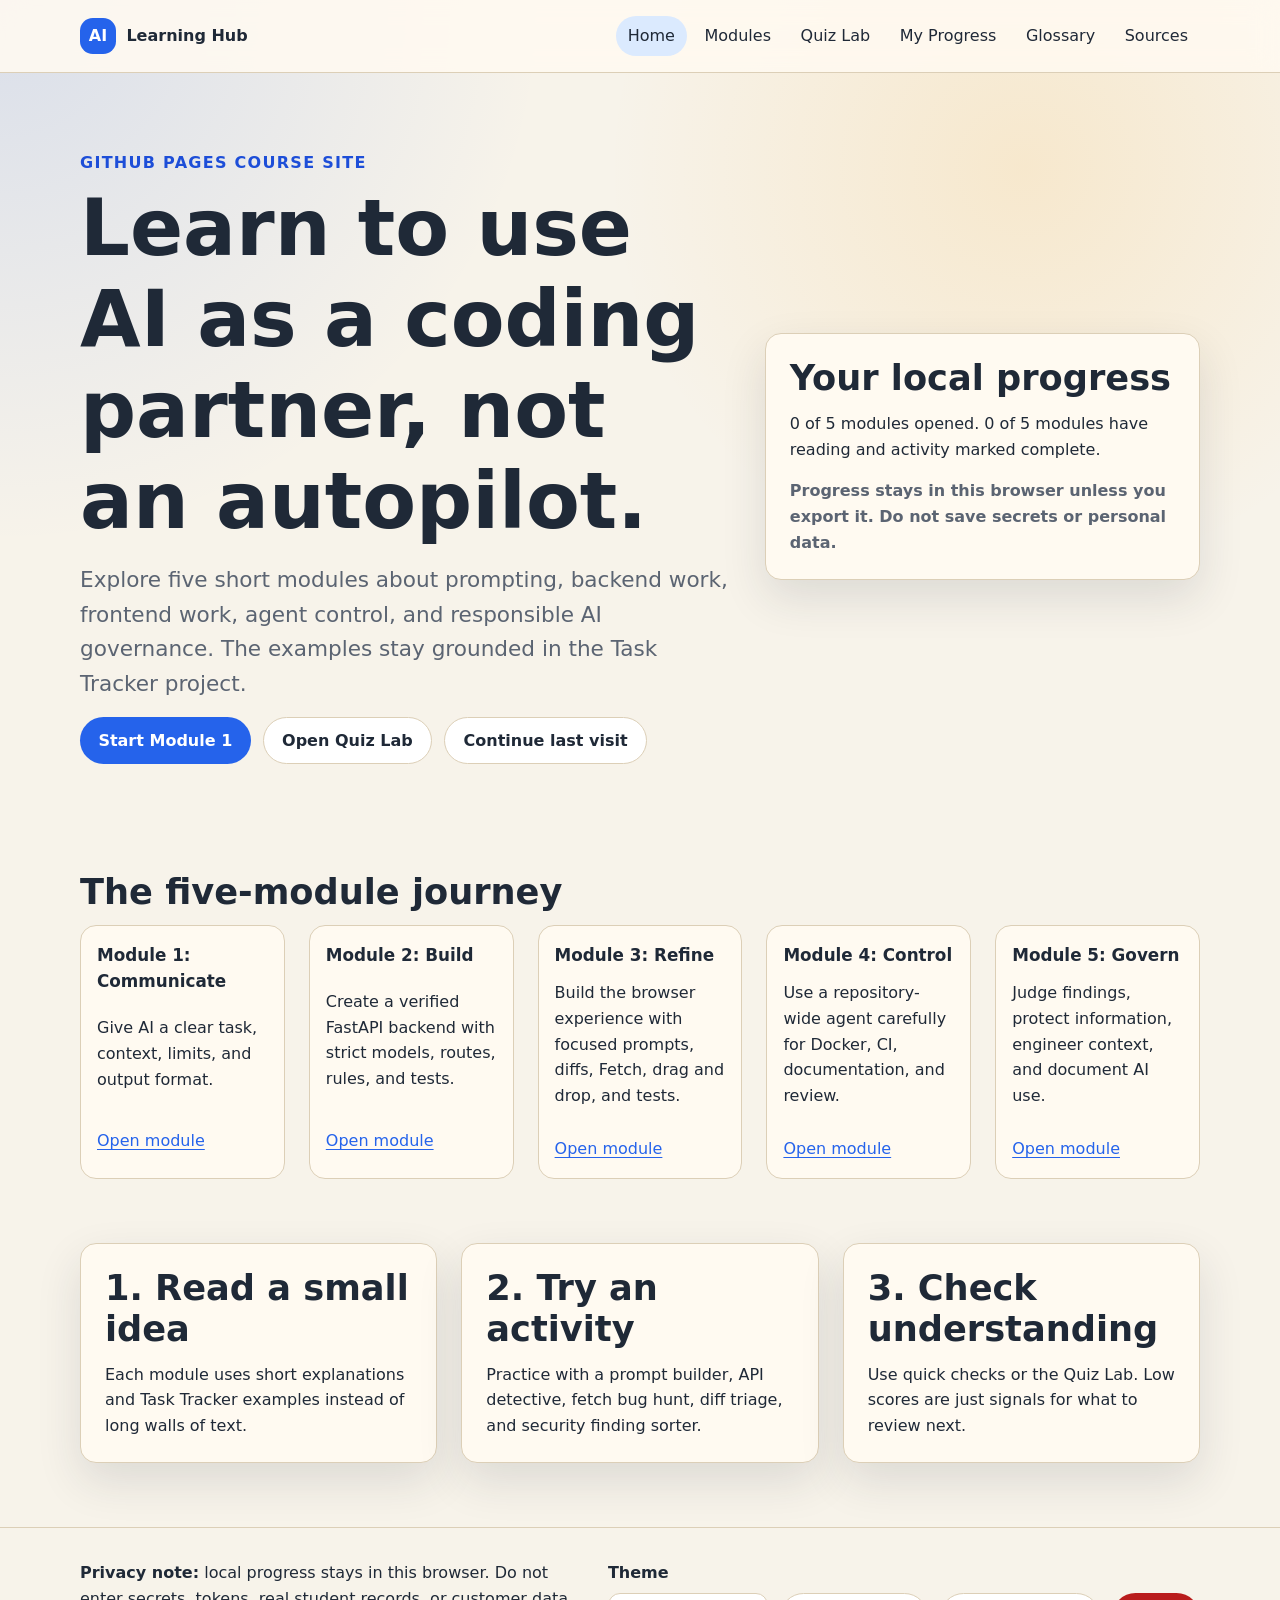
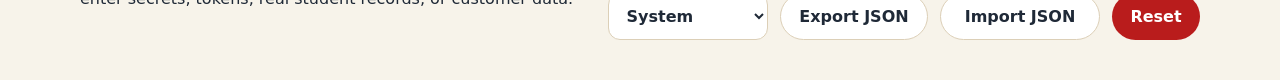
<file: index.html>
<!doctype html>
<html lang="en">
<head>
  <meta charset="utf-8">
  <meta name="viewport" content="width=device-width, initial-scale=1">
  <title>AI-Assisted Coding Learning Hub</title>
  <meta name="description" content="A friendly static learning hub for responsible AI-assisted coding with Task Tracker examples.">
  <link rel="icon" href="./assets/icons/favicon.svg" type="image/svg+xml">
  <link rel="stylesheet" href="./assets/css/styles.css">
  <script src="./assets/js/site-content.js" defer></script>
  <script src="./assets/js/quiz-bank.js" defer></script>
  <script src="./assets/js/storage.js" defer></script>
  <script src="./assets/js/common.js" defer></script>
</head>
<body>
  <a class="skip-link" href="#main">Skip to main content</a>
  <header class="site-header">
    <div class="nav-shell">
      <a class="brand" href="./index.html"><span class="brand-mark" aria-hidden="true">AI</span><span>Learning Hub</span></a>
      <button class="menu-toggle secondary" type="button" data-menu-toggle aria-controls="site-navigation" aria-expanded="false">Menu</button>
      <nav class="site-nav" id="site-navigation" aria-label="Main navigation">
        <a href="./index.html">Home</a>
        <a href="./index.html#modules">Modules</a>
        <a href="./quiz.html">Quiz Lab</a>
        <a href="./progress.html">My Progress</a>
        <a href="./glossary.html">Glossary</a>
        <a href="./sources.html">Sources</a>
      </nav>
    </div>
  </header>

  <main id="main" class="page-shell">
    <section class="hero">
      <div>
        <p class="eyebrow">GitHub Pages course site</p>
        <h1>Learn to use AI as a coding partner, not an autopilot.</h1>
        <p class="lead">Explore five short modules about prompting, backend work, frontend work, agent control, and responsible AI governance. The examples stay grounded in the Task Tracker project.</p>
        <div class="footer-actions">
          <a class="button" href="./module-1.html">Start Module 1</a>
          <a class="button secondary" href="./quiz.html">Open Quiz Lab</a>
          <a class="button secondary" data-continue-link href="./module-1.html">Continue last visit</a>
        </div>
      </div>
      <aside class="hero-card" aria-labelledby="progress-heading">
        <h2 id="progress-heading">Your local progress</h2>
        <p data-progress-summary>Progress loads when JavaScript is available.</p>
        <p class="status-line">Progress stays in this browser unless you export it. Do not save secrets or personal data.</p>
      </aside>
    </section>

    <noscript>
      <div class="noscript">
        JavaScript is off. You can still read this page and open the module pages, but quizzes, progress, theme switching, import, and export need JavaScript.
      </div>
    </noscript>

    <section id="modules" class="section">
      <h2>The five-module journey</h2>
      <ol class="journey-map" data-journey-map>
        <li><strong>Module 1: Communicate</strong><p>Give AI a clear task, context, limits, and output format.</p><a href="./module-1.html">Open module</a></li>
        <li><strong>Module 2: Build</strong><p>Create a verified FastAPI backend with strict models, routes, rules, and tests.</p><a href="./module-2.html">Open module</a></li>
        <li><strong>Module 3: Refine</strong><p>Build the browser experience with focused prompts, Fetch, drag and drop, and tests.</p><a href="./module-3.html">Open module</a></li>
        <li><strong>Module 4: Control</strong><p>Use a repository-wide agent carefully for Docker, CI, documentation, and review.</p><a href="./module-4.html">Open module</a></li>
        <li><strong>Module 5: Govern</strong><p>Judge findings, protect information, engineer context, and document AI use.</p><a href="./module-5.html">Open module</a></li>
      </ol>
    </section>

    <section class="section grid three" aria-label="How this site works">
      <article class="card">
        <h2>1. Read a small idea</h2>
        <p>Each module uses short explanations and Task Tracker examples instead of long walls of text.</p>
      </article>
      <article class="card">
        <h2>2. Try an activity</h2>
        <p>Practice with a prompt builder, API detective, fetch bug hunt, diff triage, and security finding sorter.</p>
      </article>
      <article class="card">
        <h2>3. Check understanding</h2>
        <p>Use quick checks or the Quiz Lab. Low scores are just signals for what to review next.</p>
      </article>
    </section>
  </main>

  <footer class="site-footer">
    <div class="footer-shell">
      <div>
        <strong>Privacy note:</strong> local progress stays in this browser. Do not enter secrets, tokens, real student records, or customer data.
        <div data-storage-status class="feedback" role="status" aria-live="polite"></div>
      </div>
      <div class="footer-actions">
        <label for="theme-select"><span>Theme</span><select id="theme-select" data-theme-select><option value="system">System</option><option value="light">Light</option><option value="dark">Dark</option></select></label>
        <button type="button" class="secondary" data-action="export-progress">Export JSON</button>
        <label class="button secondary" for="import-progress">Import JSON</label>
        <input class="visually-hidden" id="import-progress" type="file" accept="application/json" data-import-progress>
        <button type="button" class="danger" data-action="reset-progress">Reset</button>
      </div>
    </div>
  </footer>
</body>
</html>
</file>
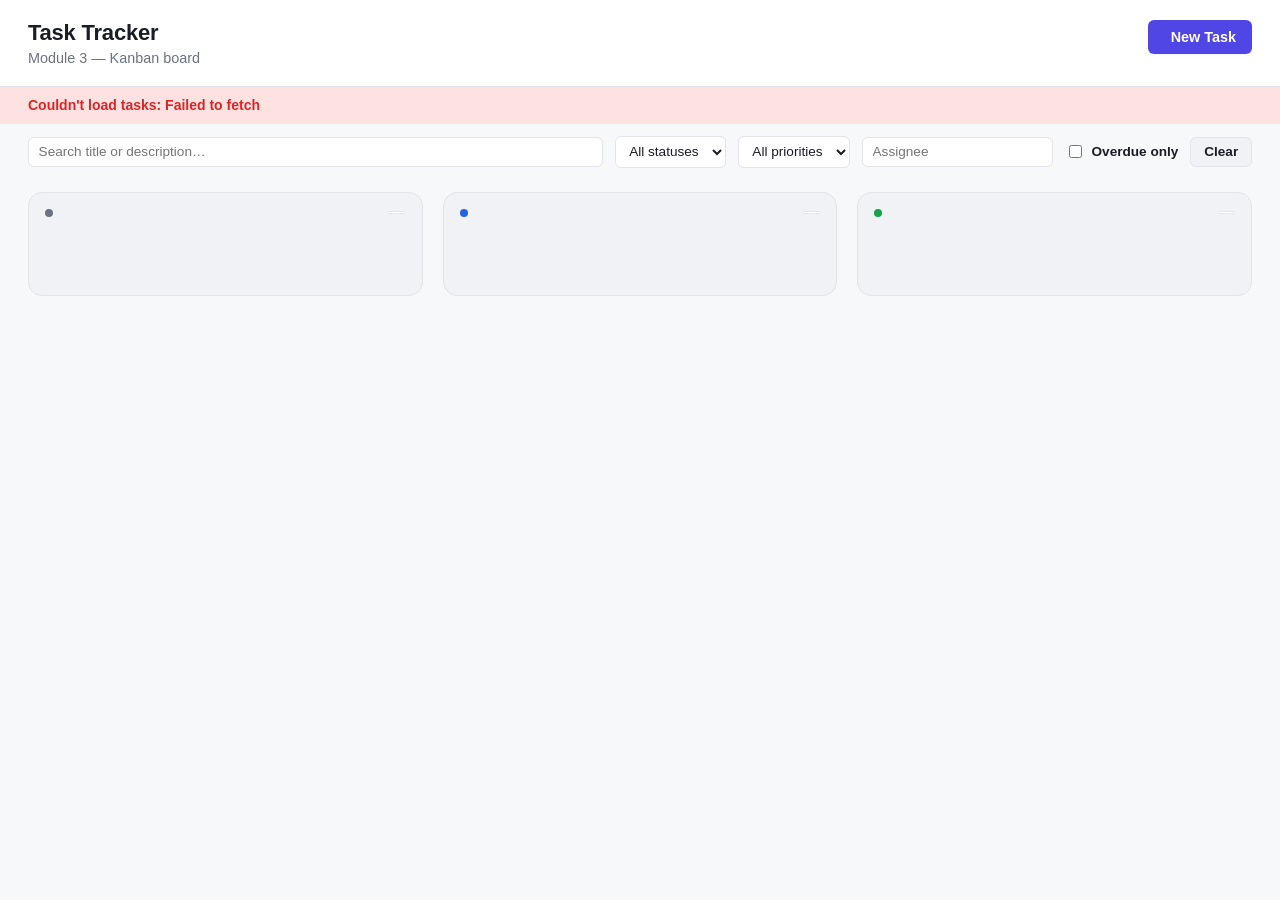
<file: frontend/index.html>
<!doctype html>
<html lang="en">
<head>
  <meta charset="utf-8" />
  <meta name="viewport" content="width=device-width, initial-scale=1" />
  <title>Task Tracker</title>
  <style>
    :root {
      color-scheme: light dark;
      --font: -apple-system, BlinkMacSystemFont, "Segoe UI", Roboto, Helvetica, Arial, sans-serif;

      --bg: #f7f8fa;
      --surface: #ffffff;
      --surface-alt: #f1f2f5;
      --border: #e2e4e9;
      --text: #1a1d23;
      --text-muted: #6b7280;

      --accent: #4f46e5;
      --accent-hover: #4338ca;
      --accent-ring: rgba(79, 70, 229, 0.15);

      --danger: #dc2626;
      --danger-bg: #fee2e2;

      --priority-high: #b91c1c;
      --priority-high-bg: #fee2e2;
      --priority-medium: #b45309;
      --priority-medium-bg: #fef3c7;
      --priority-low: #15803d;
      --priority-low-bg: #dcfce7;

      --status-todo: #6b7280;
      --status-inprogress: #2563eb;
      --status-done: #16a34a;

      --radius-sm: 6px;
      --radius-md: 10px;
      --radius-lg: 14px;

      --shadow-sm: 0 1px 2px rgba(16, 24, 40, 0.06);
      --shadow-md: 0 6px 16px rgba(16, 24, 40, 0.10);
      --shadow-lg: 0 16px 40px rgba(16, 24, 40, 0.20);

      --drag-over-bg: rgba(79, 70, 229, 0.07);
    }

    @media (prefers-color-scheme: dark) {
      :root {
        --bg: #14161a;
        --surface: #1c1f26;
        --surface-alt: #20232b;
        --border: #2c2f38;
        --text: #e6e8eb;
        --text-muted: #9aa1ac;

        --accent: #818cf8;
        --accent-hover: #a5b4fc;
        --accent-ring: rgba(129, 140, 248, 0.25);

        --danger: #f87171;
        --danger-bg: rgba(248, 113, 113, 0.15);

        --priority-high: #fca5a5;
        --priority-high-bg: rgba(248, 113, 113, 0.15);
        --priority-medium: #fcd34d;
        --priority-medium-bg: rgba(251, 191, 36, 0.15);
        --priority-low: #86efac;
        --priority-low-bg: rgba(74, 222, 128, 0.15);

        --status-todo: #9aa1ac;
        --status-inprogress: #60a5fa;
        --status-done: #4ade80;

        --shadow-sm: 0 1px 2px rgba(0, 0, 0, 0.35);
        --shadow-md: 0 6px 16px rgba(0, 0, 0, 0.45);
        --shadow-lg: 0 16px 40px rgba(0, 0, 0, 0.55);

        --drag-over-bg: rgba(129, 140, 248, 0.12);
      }
    }

    * {
      box-sizing: border-box;
    }

    body {
      margin: 0;
      font-family: var(--font);
      background: var(--bg);
      color: var(--text);
    }

    button {
      font: inherit;
      cursor: pointer;
    }

    /* Header */

    header.app-header {
      display: flex;
      align-items: flex-start;
      justify-content: space-between;
      gap: 1rem;
      padding: 1.25rem 1.75rem;
      background: var(--surface);
      border-bottom: 1px solid var(--border);
    }

    header.app-header h1 {
      margin: 0;
      font-size: 1.375rem;
      font-weight: 700;
      letter-spacing: -0.01em;
    }

    header.app-header p {
      margin: 0.25rem 0 0;
      color: var(--text-muted);
      font-size: 0.9rem;
    }

    .btn-primary {
      display: inline-flex;
      align-items: center;
      gap: 0.4rem;
      background: var(--accent);
      color: #fff;
      border: none;
      border-radius: var(--radius-sm);
      padding: 0.55rem 1rem;
      font-weight: 600;
      font-size: 0.9rem;
      white-space: nowrap;
      box-shadow: var(--shadow-sm);
      transition: background-color 0.15s ease, transform 0.1s ease;
    }

    .btn-primary:hover {
      background: var(--accent-hover);
    }

    .btn-primary:active {
      transform: scale(0.97);
    }

    .btn-secondary {
      background: var(--surface-alt);
      color: var(--text);
      border: 1px solid var(--border);
      border-radius: var(--radius-sm);
      padding: 0.55rem 1rem;
      font-weight: 600;
      font-size: 0.9rem;
      transition: background-color 0.15s ease;
    }

    .btn-secondary:hover {
      background: var(--border);
    }

    /* Status banner */

    #board-banner {
      display: flex;
      align-items: center;
      gap: 0.5rem;
      margin: 0;
      padding: 0.65rem 1.75rem;
      font-size: 0.875rem;
    }

    #board-banner:empty {
      display: none;
      padding: 0;
    }

    #board-banner[data-state="loading"] {
      color: var(--text-muted);
    }

    #board-banner[data-state="error"] {
      color: var(--danger);
      font-weight: 600;
      background: var(--danger-bg);
    }

    .spinner {
      width: 13px;
      height: 13px;
      flex-shrink: 0;
      border-radius: 50%;
      border: 2px solid currentColor;
      border-top-color: transparent;
      animation: spin 0.6s linear infinite;
    }

    @keyframes spin {
      to {
        transform: rotate(360deg);
      }
    }

    /* Board + columns */

    main.board {
      display: flex;
      gap: 1.25rem;
      padding: 1.5rem 1.75rem;
      align-items: flex-start;
    }

    section.column {
      flex: 1 1 0;
      min-width: 0;
      background: var(--surface-alt);
      border: 1px solid var(--border);
      border-radius: var(--radius-lg);
      padding: 1rem;
    }

    section.column h2 {
      display: flex;
      align-items: center;
      gap: 0.5rem;
      margin: 0 0 0.9rem;
      font-size: 0.95rem;
      font-weight: 700;
    }

    .status-dot {
      width: 8px;
      height: 8px;
      border-radius: 50%;
      flex-shrink: 0;
    }

    section.column[data-status="ToDo"] .status-dot {
      background: var(--status-todo);
    }

    section.column[data-status="InProgress"] .status-dot {
      background: var(--status-inprogress);
    }

    section.column[data-status="Done"] .status-dot {
      background: var(--status-done);
    }

    .column-count {
      margin-left: auto;
      font-size: 0.78rem;
      font-weight: 600;
      color: var(--text-muted);
      background: var(--surface);
      border: 1px solid var(--border);
      border-radius: 999px;
      padding: 0.05rem 0.5rem;
    }

    ul.card-list {
      list-style: none;
      margin: 0;
      padding: 0;
      display: flex;
      flex-direction: column;
      gap: 0.6rem;
      min-height: 3rem;
      border-radius: var(--radius-md);
      transition: background-color 0.15s ease;
    }

    ul.card-list.drag-over {
      background: var(--drag-over-bg);
      outline: 2px dashed var(--accent);
      outline-offset: 3px;
    }

    /* Cards */

    li.card {
      background: var(--surface);
      border: 1px solid var(--border);
      border-radius: var(--radius-md);
      padding: 0.8rem 0.9rem;
      box-shadow: var(--shadow-sm);
      cursor: grab;
      transition: box-shadow 0.15s ease, transform 0.15s ease, opacity 0.15s ease;
    }

    li.card:hover {
      box-shadow: var(--shadow-md);
      transform: translateY(-1px);
    }

    li.card:active {
      cursor: grabbing;
    }

    li.card.dragging {
      opacity: 0.5;
      transform: scale(0.98);
    }

    li.card .card-title {
      font-weight: 600;
      font-size: 0.95rem;
      line-height: 1.3;
      margin: 0 0 0.5rem;
    }

    li.card .card-footer {
      display: flex;
      align-items: center;
      gap: 0.5rem;
      flex-wrap: wrap;
    }

    .priority-badge {
      font-size: 0.7rem;
      font-weight: 700;
      letter-spacing: 0.02em;
      border-radius: 999px;
      padding: 0.15rem 0.55rem;
    }

    .priority-High {
      color: var(--priority-high);
      background: var(--priority-high-bg);
    }

    .priority-Medium {
      color: var(--priority-medium);
      background: var(--priority-medium-bg);
    }

    .priority-Low {
      color: var(--priority-low);
      background: var(--priority-low-bg);
    }

    .due-date {
      display: inline-flex;
      align-items: center;
      gap: 0.3rem;
      font-size: 0.72rem;
      font-weight: 600;
      color: var(--text-muted);
      background: var(--surface-alt);
      border: 1px solid var(--border);
      border-radius: 999px;
      padding: 0.15rem 0.5rem;
      white-space: nowrap;
    }

    .due-date svg {
      width: 12px;
      height: 12px;
      flex-shrink: 0;
    }

    .due-date.overdue {
      color: var(--danger);
      background: var(--danger-bg);
      border-color: transparent;
      font-weight: 700;
    }

    .assignee {
      display: flex;
      align-items: center;
      gap: 0.4rem;
      color: var(--text-muted);
      font-size: 0.78rem;
      min-width: 0;
      overflow: hidden;
      text-overflow: ellipsis;
      white-space: nowrap;
    }

    .avatar {
      width: 20px;
      height: 20px;
      border-radius: 50%;
      flex-shrink: 0;
      display: flex;
      align-items: center;
      justify-content: center;
      font-size: 0.62rem;
      font-weight: 700;
      color: #fff;
    }

    .avatar.unassigned {
      background: transparent;
      border: 1px dashed var(--border);
    }

    .card-actions {
      display: flex;
      gap: 0.1rem;
      margin-left: auto;
      flex-shrink: 0;
    }

    .icon-btn {
      background: none;
      border: none;
      border-radius: 6px;
      padding: 0.3rem;
      display: inline-flex;
      align-items: center;
      justify-content: center;
      color: var(--text-muted);
      transition: background-color 0.15s ease, color 0.15s ease;
    }

    .icon-btn svg {
      width: 15px;
      height: 15px;
    }

    .icon-btn:hover {
      background: var(--surface-alt);
    }

    .icon-btn.edit:hover {
      color: var(--accent);
    }

    .icon-btn.delete:hover {
      color: var(--danger);
      background: var(--danger-bg);
    }

    .empty-placeholder {
      display: flex;
      flex-direction: column;
      align-items: center;
      gap: 0.4rem;
      color: var(--text-muted);
      font-size: 0.8rem;
      padding: 1.5rem 0.5rem;
    }

    .empty-placeholder svg {
      width: 26px;
      height: 26px;
      opacity: 0.5;
    }

    @media (max-width: 720px) {
      main.board {
        flex-direction: column;
      }

      section.column {
        width: 100%;
      }
    }

    /* Board controls (filter bar) */

    .board-controls {
      display: flex;
      align-items: center;
      flex-wrap: wrap;
      gap: 0.75rem;
      padding: 0.75rem 1.75rem 0;
    }

    .filter-toggle {
      display: inline-flex;
      align-items: center;
      gap: 0.4rem;
      font-size: 0.85rem;
      font-weight: 600;
      color: var(--text);
      cursor: pointer;
      user-select: none;
    }

    .filter-toggle input {
      accent-color: var(--accent);
      cursor: pointer;
    }

    .filter-input {
      font: inherit;
      font-size: 0.85rem;
      color: var(--text);
      background: var(--surface);
      border: 1px solid var(--border);
      border-radius: var(--radius-sm);
      padding: 0.4rem 0.6rem;
    }

    #filter-search {
      flex: 1 1 12rem;
      min-width: 8rem;
    }

    .filter-input:focus {
      outline: none;
      border-color: var(--accent);
      box-shadow: 0 0 0 3px var(--accent-ring);
    }

    .board-controls .btn-secondary {
      padding: 0.4rem 0.8rem;
      font-size: 0.85rem;
    }

    /* Modal */

    dialog#task-modal {
      border: none;
      border-radius: var(--radius-lg);
      padding: 0;
      width: min(440px, 92vw);
      background: var(--surface);
      color: var(--text);
      box-shadow: var(--shadow-lg);
    }

    dialog#task-modal::backdrop {
      background: rgba(10, 12, 15, 0.5);
    }

    #task-form {
      display: flex;
      flex-direction: column;
      padding: 1.5rem 1.5rem 1.25rem;
    }

    .modal-header {
      display: flex;
      align-items: center;
      justify-content: space-between;
      margin-bottom: 0.4rem;
    }

    .modal-header h2 {
      margin: 0;
      font-size: 1.05rem;
      font-weight: 700;
    }

    #modal-close-btn {
      color: var(--text-muted);
    }

    .modal-error {
      color: var(--danger);
      font-size: 0.82rem;
      min-height: 1.1em;
      margin: 0.25rem 0 0.5rem;
    }

    .field {
      margin-bottom: 0.85rem;
      display: flex;
      flex-direction: column;
      gap: 0.3rem;
    }

    .field label {
      font-size: 0.72rem;
      font-weight: 700;
      text-transform: uppercase;
      letter-spacing: 0.03em;
      color: var(--text-muted);
    }

    .field input,
    .field textarea,
    .field select {
      font: inherit;
      color: var(--text);
      background: var(--surface-alt);
      padding: 0.5rem 0.6rem;
      border: 1px solid var(--border);
      border-radius: var(--radius-sm);
      transition: border-color 0.15s ease, box-shadow 0.15s ease;
    }

    .field input:focus,
    .field textarea:focus,
    .field select:focus {
      outline: none;
      border-color: var(--accent);
      box-shadow: 0 0 0 3px var(--accent-ring);
    }

    .field-row {
      display: flex;
      gap: 0.75rem;
    }

    .field-row .field {
      flex: 1 1 0;
    }

    .modal-actions {
      display: flex;
      justify-content: flex-end;
      gap: 0.5rem;
      margin-top: 0.5rem;
    }
  </style>
</head>
<body>
  <header class="app-header">
    <div>
      <h1>Task Tracker</h1>
      <p>Module 3 — Kanban board</p>
    </div>
    <button type="button" id="new-task-btn" class="btn-primary">
      <svg viewBox="0 0 24 24" fill="none" stroke="currentColor" stroke-width="2" stroke-linecap="round" stroke-linejoin="round" aria-hidden="true"><path d="M12 5v14"></path><path d="M5 12h14"></path></svg>
      New Task
    </button>
  </header>

  <p id="board-banner" role="status" aria-live="polite"></p>

  <dialog id="task-modal" aria-labelledby="task-modal-heading">
    <form id="task-form" novalidate>
      <div class="modal-header">
        <h2 id="task-modal-heading">New Task</h2>
        <button type="button" id="modal-close-btn" class="icon-btn" aria-label="Close">
          <svg viewBox="0 0 24 24" fill="none" stroke="currentColor" stroke-width="2" stroke-linecap="round" stroke-linejoin="round" aria-hidden="true"><path d="M18 6 6 18"></path><path d="m6 6 12 12"></path></svg>
        </button>
      </div>

      <p class="modal-error" id="modal-error" role="alert"></p>

      <div class="field">
        <label for="task-title">Title</label>
        <input type="text" id="task-title" name="title" maxlength="200" />
      </div>

      <div class="field">
        <label for="task-description">Description</label>
        <textarea id="task-description" name="description" rows="3"></textarea>
      </div>

      <div class="field-row">
        <div class="field">
          <label for="task-status">Status</label>
          <select id="task-status" name="status">
            <option value="ToDo">To Do</option>
            <option value="InProgress">In Progress</option>
            <option value="Done">Done</option>
          </select>
        </div>

        <div class="field">
          <label for="task-priority">Priority</label>
          <select id="task-priority" name="priority">
            <option value="Low">Low</option>
            <option value="Medium">Medium</option>
            <option value="High">High</option>
          </select>
        </div>
      </div>

      <div class="field">
        <label for="task-due-date">Due date</label>
        <input type="date" id="task-due-date" name="due_date" />
      </div>

      <div class="field">
        <label for="task-assignee">Assignee</label>
        <input type="text" id="task-assignee" name="assignee" />
      </div>

      <div class="modal-actions">
        <button type="button" id="modal-cancel-btn" class="btn-secondary">Cancel</button>
        <button type="submit" id="modal-submit-btn" class="btn-primary">Save</button>
      </div>
    </form>
  </dialog>

  <div class="board-controls" role="search">
    <input type="search" id="filter-search" class="filter-input" placeholder="Search title or description…" aria-label="Search tasks" />
    <select id="filter-status" class="filter-input" aria-label="Filter by status">
      <option value="">All statuses</option>
      <option value="ToDo">To Do</option>
      <option value="InProgress">In Progress</option>
      <option value="Done">Done</option>
    </select>
    <select id="filter-priority" class="filter-input" aria-label="Filter by priority">
      <option value="">All priorities</option>
      <option value="Low">Low</option>
      <option value="Medium">Medium</option>
      <option value="High">High</option>
    </select>
    <input type="text" id="filter-assignee" class="filter-input" placeholder="Assignee" aria-label="Filter by assignee" />
    <label class="filter-toggle">
      <input type="checkbox" id="overdue-filter" />
      Overdue only
    </label>
    <button type="button" id="filter-clear" class="btn-secondary">Clear</button>
  </div>

  <main class="board" aria-label="Task board">
    <section class="column" data-status="ToDo" aria-labelledby="column-todo-heading">
      <h2 id="column-todo-heading"><span class="status-dot" aria-hidden="true"></span><span class="column-label" data-label-for="ToDo"></span> <span class="column-count" data-count-for="ToDo"></span></h2>
      <ul class="card-list" data-status-list="ToDo"></ul>
    </section>

    <section class="column" data-status="InProgress" aria-labelledby="column-inprogress-heading">
      <h2 id="column-inprogress-heading"><span class="status-dot" aria-hidden="true"></span><span class="column-label" data-label-for="InProgress"></span> <span class="column-count" data-count-for="InProgress"></span></h2>
      <ul class="card-list" data-status-list="InProgress"></ul>
    </section>

    <section class="column" data-status="Done" aria-labelledby="column-done-heading">
      <h2 id="column-done-heading"><span class="status-dot" aria-hidden="true"></span><span class="column-label" data-label-for="Done"></span> <span class="column-count" data-count-for="Done"></span></h2>
      <ul class="card-list" data-status-list="Done"></ul>
    </section>
  </main>

  <script>
    const API_BASE = "http://127.0.0.1:8000";
    const STATUSES = ["ToDo", "InProgress", "Done"];
    const STATUS_LABELS = { ToDo: "To Do", InProgress: "In Progress", Done: "Done" };
    const PRIORITY_ORDER = { High: 0, Medium: 1, Low: 2 };

    const ICON_EDIT = '<svg viewBox="0 0 24 24" fill="none" stroke="currentColor" stroke-width="2" stroke-linecap="round" stroke-linejoin="round" aria-hidden="true"><path d="M12 20h9"></path><path d="M16.5 3.5a2.121 2.121 0 0 1 3 3L7 19l-4 1 1-4Z"></path></svg>';
    const ICON_DELETE = '<svg viewBox="0 0 24 24" fill="none" stroke="currentColor" stroke-width="2" stroke-linecap="round" stroke-linejoin="round" aria-hidden="true"><path d="M3 6h18"></path><path d="M8 6V4a2 2 0 0 1 2-2h4a2 2 0 0 1 2 2v2"></path><path d="M19 6l-1 14a2 2 0 0 1-2 2H8a2 2 0 0 1-2-2L5 6"></path><path d="M10 11v6"></path><path d="M14 11v6"></path></svg>';
    const ICON_EMPTY = '<svg viewBox="0 0 24 24" fill="none" stroke="currentColor" stroke-width="1.5" stroke-linecap="round" stroke-linejoin="round" aria-hidden="true"><rect x="3" y="8" width="18" height="12" rx="2"></rect><path d="M3 12h5l1.5 2h5L16 12h5"></path></svg>';
    const ICON_CALENDAR = '<svg viewBox="0 0 24 24" fill="none" stroke="currentColor" stroke-width="2" stroke-linecap="round" stroke-linejoin="round" aria-hidden="true"><rect x="3" y="4" width="18" height="18" rx="2"></rect><path d="M16 2v4"></path><path d="M8 2v4"></path><path d="M3 10h18"></path></svg>';

    const MONTHS = ["Jan", "Feb", "Mar", "Apr", "May", "Jun", "Jul", "Aug", "Sep", "Oct", "Nov", "Dec"];

    function formatDueDate(iso) {
      // iso is "YYYY-MM-DD". Parse the parts directly to avoid the day-shift
      // that new Date("YYYY-MM-DD") (parsed as UTC) can cause in some zones.
      const parts = iso.split("-");
      const year = Number(parts[0]);
      const month = Number(parts[1]);
      const day = Number(parts[2]);
      if (!year || !month || !day) return iso;
      return `${MONTHS[month - 1]} ${day}, ${year}`;
    }

    const AVATAR_COLORS = ["#ef4444", "#f97316", "#eab308", "#22c55e", "#06b6d4", "#3b82f6", "#8b5cf6", "#ec4899"];

    function getInitials(name) {
      return name
        .trim()
        .split(/\s+/)
        .slice(0, 2)
        .map((word) => word[0].toUpperCase())
        .join("");
    }

    function avatarColor(name) {
      let hash = 0;
      for (const ch of name) {
        hash = (hash * 31 + ch.charCodeAt(0)) % AVATAR_COLORS.length;
      }
      return AVATAR_COLORS[Math.abs(hash) % AVATAR_COLORS.length];
    }

    // FastAPI returns business errors (404, invalid transition) with a string
    // `detail`, but request-validation errors (422) with `detail` as an ARRAY
    // of {loc, msg} objects. Normalize both into a readable message instead of
    // silently falling back to a generic "Request failed…" (finding S4).
    function errorDetail(body, status) {
      const detail = body && body.detail;
      if (typeof detail === "string") return detail;
      if (Array.isArray(detail)) {
        const parts = detail
          .map((item) => {
            const field = Array.isArray(item.loc) ? item.loc[item.loc.length - 1] : null;
            return field && field !== "body" ? `${field}: ${item.msg}` : item.msg;
          })
          .filter(Boolean);
        if (parts.length) return parts.join("; ");
      }
      return `Request failed with status ${status}`;
    }

    const banner = document.getElementById("board-banner");
    const overdueFilter = document.getElementById("overdue-filter");
    const filterSearch = document.getElementById("filter-search");
    const filterStatus = document.getElementById("filter-status");
    const filterPriority = document.getElementById("filter-priority");
    const filterAssignee = document.getElementById("filter-assignee");
    const filterClear = document.getElementById("filter-clear");

    function setBannerState(state, message) {
      banner.dataset.state = state;
      banner.innerHTML = "";
      if (state === "loading") {
        const spinner = document.createElement("span");
        spinner.className = "spinner";
        spinner.setAttribute("aria-hidden", "true");
        banner.appendChild(spinner);
      }
      if (message) {
        banner.appendChild(document.createTextNode(message));
      }
    }

    function buildTaskQuery() {
      // URLSearchParams encodes values (spaces, &, %, unicode). Blank text and
      // the "All …" (value="") select options are OMITTED, not sent: an empty
      // enum like ?status= would be rejected by the backend as invalid.
      const params = new URLSearchParams();
      const setIf = (name, value) => {
        const v = (value ?? "").trim();
        if (v) params.set(name, v);
      };
      setIf("search", filterSearch.value);
      setIf("status", filterStatus.value);
      setIf("priority", filterPriority.value);
      setIf("assignee", filterAssignee.value);
      if (overdueFilter.checked) params.set("overdue", "true"); // never send overdue=false
      const query = params.toString();
      return query ? `?${query}` : "";
    }

    async function fetchTasks() {
      const response = await fetch(`${API_BASE}/tasks${buildTaskQuery()}`);
      if (!response.ok) {
        throw new Error(`Request failed with status ${response.status}`);
      }
      return response.json();
    }

    function groupByStatus(tasks) {
      const groups = { ToDo: [], InProgress: [], Done: [] };
      for (const task of tasks) {
        if (groups[task.status]) {
          groups[task.status].push(task);
        }
      }
      return groups;
    }

    function sortTasks(tasks) {
      return [...tasks].sort((a, b) => {
        const priorityDiff = PRIORITY_ORDER[a.priority] - PRIORITY_ORDER[b.priority];
        if (priorityDiff !== 0) return priorityDiff;
        return a.id < b.id ? -1 : a.id > b.id ? 1 : 0;
      });
    }

    function renderCard(task) {
      const li = document.createElement("li");
      li.className = "card";
      li.dataset.taskId = task.id;
      li.draggable = true;

      const title = document.createElement("p");
      title.className = "card-title";
      title.textContent = task.title;
      li.appendChild(title);

      const footer = document.createElement("div");
      footer.className = "card-footer";

      const priority = document.createElement("span");
      priority.className = `priority-badge priority-${task.priority}`;
      priority.textContent = task.priority;
      footer.appendChild(priority);

      if (task.due_date) {
        const due = document.createElement("span");
        due.className = task.overdue ? "due-date overdue" : "due-date";
        due.innerHTML = ICON_CALENDAR;
        const dueText = document.createElement("span");
        dueText.textContent = formatDueDate(task.due_date);
        due.appendChild(dueText);
        if (task.overdue) {
          // Not color-only: expose overdue to hover and assistive tech.
          due.title = "Overdue";
          due.setAttribute("aria-label", `Due ${formatDueDate(task.due_date)}, overdue`);
        }
        footer.appendChild(due);
      }

      const assigneeWrap = document.createElement("span");
      assigneeWrap.className = "assignee";
      const avatar = document.createElement("span");
      if (task.assignee) {
        avatar.className = "avatar";
        avatar.style.background = avatarColor(task.assignee);
        avatar.textContent = getInitials(task.assignee);
        assigneeWrap.title = task.assignee;
        assigneeWrap.appendChild(avatar);
        const name = document.createElement("span");
        name.textContent = task.assignee;
        assigneeWrap.appendChild(name);
      } else {
        avatar.className = "avatar unassigned";
        assigneeWrap.title = "Unassigned";
        assigneeWrap.appendChild(avatar);
      }
      footer.appendChild(assigneeWrap);

      const actions = document.createElement("span");
      actions.className = "card-actions";

      const editBtn = document.createElement("button");
      editBtn.type = "button";
      editBtn.className = "icon-btn edit";
      editBtn.innerHTML = ICON_EDIT;
      editBtn.setAttribute("aria-label", `Edit ${task.title}`);
      editBtn.addEventListener("click", () => openEditModal(task));
      actions.appendChild(editBtn);

      const deleteBtn = document.createElement("button");
      deleteBtn.type = "button";
      deleteBtn.className = "icon-btn delete";
      deleteBtn.innerHTML = ICON_DELETE;
      deleteBtn.setAttribute("aria-label", `Delete ${task.title}`);
      deleteBtn.addEventListener("click", () => handleDeleteClick(task));
      actions.appendChild(deleteBtn);

      footer.appendChild(actions);
      li.appendChild(footer);

      li.addEventListener("dragstart", (event) => {
        // event.target during a native dragstart isn't guaranteed to be an
        // Element: if the drag starts exactly on a text node (e.g. pressing
        // down on the card's rendered text), some browsers report the Text
        // node itself, which has no .closest(). Normalize to the nearest
        // Element first.
        const targetEl = event.target instanceof Element ? event.target : event.target.parentElement;
        if (targetEl && targetEl.closest(".icon-btn")) {
          event.preventDefault();
          return;
        }
        event.dataTransfer.effectAllowed = "move";
        event.dataTransfer.setData("text/plain", JSON.stringify({ id: task.id, status: task.status }));
        li.classList.add("dragging");
      });
      li.addEventListener("dragend", () => {
        li.classList.remove("dragging");
      });

      return li;
    }

    function renderBoard(tasks) {
      const groups = groupByStatus(tasks);

      for (const status of STATUSES) {
        const listEl = document.querySelector(`[data-status-list="${status}"]`);
        const labelEl = document.querySelector(`[data-label-for="${status}"]`);
        const countEl = document.querySelector(`[data-count-for="${status}"]`);
        const columnTasks = sortTasks(groups[status]);

        listEl.innerHTML = "";
        labelEl.textContent = STATUS_LABELS[status];
        countEl.textContent = `(${columnTasks.length})`;

        if (columnTasks.length === 0) {
          const placeholder = document.createElement("li");
          placeholder.className = "empty-placeholder";
          placeholder.innerHTML = ICON_EMPTY;
          const text = document.createElement("span");
          text.textContent = "No tasks";
          placeholder.appendChild(text);
          listEl.appendChild(placeholder);
          continue;
        }

        for (const task of columnTasks) {
          listEl.appendChild(renderCard(task));
        }
      }
    }

    async function refreshBoard() {
      const tasks = await fetchTasks();
      renderBoard(tasks);
    }

    // Monotonic id so a slow earlier response from rapid filter changes can't
    // overwrite a newer one (stale-response guard). Simpler than AbortController
    // and it never renders an aborted request as a fake error.
    let loadSeq = 0;
    async function loadBoard() {
      const seq = ++loadSeq;
      setBannerState("loading", "Loading tasks…");
      let tasks;
      try {
        tasks = await fetchTasks();
      } catch (error) {
        if (seq === loadSeq) setBannerState("error", `Couldn't load tasks: ${error.message}`);
        return;
      }
      if (seq !== loadSeq) return; // a newer load started; drop this stale result
      renderBoard(tasks);
      setBannerState("ready", "");
    }

    const inFlightUpdates = new Set();

    async function handleDrop(taskId, originalStatus, newStatus) {
      if (originalStatus === newStatus) return; // same-column drop: no PATCH
      if (inFlightUpdates.has(taskId)) return; // avoid duplicate in-flight updates

      inFlightUpdates.add(taskId);
      let dragError = null;
      try {
        const response = await fetch(`${API_BASE}/tasks/${taskId}`, {
          method: "PATCH",
          headers: { "Content-Type": "application/json" },
          body: JSON.stringify({ status: newStatus }),
        });
        if (!response.ok) {
          const body = await response.json().catch(() => ({}));
          dragError = errorDetail(body, response.status);
        }
      } catch (error) {
        dragError = error.message;
      } finally {
        inFlightUpdates.delete(taskId);
      }

      // Backend is the sole authority on transition validity: always
      // reconcile with server truth after the attempt, whether it
      // succeeded or was rejected.
      try {
        await refreshBoard();
        setBannerState(dragError ? "error" : "ready", dragError ? `Couldn't move task: ${dragError}` : "");
      } catch (error) {
        setBannerState("error", `Couldn't load tasks: ${error.message}`);
      }
    }

    async function deleteTask(taskId) {
      let deleteError = null;
      try {
        const response = await fetch(`${API_BASE}/tasks/${taskId}`, { method: "DELETE" });
        if (!response.ok) {
          const body = await response.json().catch(() => ({}));
          deleteError = errorDetail(body, response.status);
        }
      } catch (error) {
        deleteError = error.message;
      }

      try {
        await refreshBoard();
        setBannerState(deleteError ? "error" : "ready", deleteError ? `Couldn't delete task: ${deleteError}` : "");
      } catch (error) {
        setBannerState("error", `Couldn't load tasks: ${error.message}`);
      }
    }

    function handleDeleteClick(task) {
      const confirmed = window.confirm(`Delete "${task.title}"? This can't be undone.`);
      if (!confirmed) return;
      deleteTask(task.id);
    }

    function attachColumnDropHandlers() {
      for (const status of STATUSES) {
        const listEl = document.querySelector(`[data-status-list="${status}"]`);

        listEl.addEventListener("dragover", (event) => {
          event.preventDefault();
          event.dataTransfer.dropEffect = "move";
        });
        listEl.addEventListener("dragenter", () => {
          listEl.classList.add("drag-over");
        });
        listEl.addEventListener("dragleave", () => {
          listEl.classList.remove("drag-over");
        });
        listEl.addEventListener("drop", (event) => {
          event.preventDefault();
          listEl.classList.remove("drag-over");

          const raw = event.dataTransfer.getData("text/plain");
          if (!raw) return;

          let dragged;
          try {
            dragged = JSON.parse(raw);
          } catch (error) {
            return;
          }

          handleDrop(dragged.id, dragged.status, status);
        });
      }
    }

    const modal = document.getElementById("task-modal");
    const taskForm = document.getElementById("task-form");
    const modalHeading = document.getElementById("task-modal-heading");
    const modalError = document.getElementById("modal-error");
    const titleInput = document.getElementById("task-title");
    const descriptionInput = document.getElementById("task-description");
    const statusSelect = document.getElementById("task-status");
    const prioritySelect = document.getElementById("task-priority");
    const assigneeInput = document.getElementById("task-assignee");
    const dueDateInput = document.getElementById("task-due-date");

    let editingTaskId = null;
    let editingOriginalStatus = null;

    function resetModalForm() {
      editingTaskId = null;
      editingOriginalStatus = null;
      taskForm.reset();
      modalError.textContent = "";
    }

    function openCreateModal() {
      resetModalForm();
      modalHeading.textContent = "New Task";
      statusSelect.value = "ToDo";
      prioritySelect.value = "Medium";
      modal.showModal();
    }

    function openEditModal(task) {
      editingTaskId = task.id;
      editingOriginalStatus = task.status;
      modalError.textContent = "";
      modalHeading.textContent = "Edit Task";
      titleInput.value = task.title;
      descriptionInput.value = task.description || "";
      statusSelect.value = task.status;
      prioritySelect.value = task.priority;
      assigneeInput.value = task.assignee || "";
      dueDateInput.value = task.due_date || "";
      modal.showModal();
    }

    document.getElementById("new-task-btn").addEventListener("click", openCreateModal);
    document.getElementById("modal-cancel-btn").addEventListener("click", () => modal.close());
    document.getElementById("modal-close-btn").addEventListener("click", () => modal.close());

    // Every dismissal path (Cancel, X, Escape, backdrop click) ends in the
    // dialog's native 'close' event, so stale id/values/errors are cleared
    // in exactly one place regardless of how the modal was dismissed.
    modal.addEventListener("close", resetModalForm);

    // Escape and Cancel/X all call modal.close() (or fire the dialog's
    // native 'cancel' event) which is enough; clicking the backdrop needs
    // this explicit check so clicks inside the dialog content don't close it.
    modal.addEventListener("click", (event) => {
      if (event.target === modal) {
        modal.close();
      }
    });

    taskForm.addEventListener("submit", async (event) => {
      event.preventDefault();

      const trimmedTitle = titleInput.value.trim();
      if (!trimmedTitle) {
        modalError.textContent = "Title is required.";
        return; // client-side only: no network request for a blank title
      }

      const trimmedAssignee = assigneeInput.value.trim();
      const payload = {
        title: trimmedTitle,
        description: descriptionInput.value,
        priority: prioritySelect.value,
        assignee: trimmedAssignee === "" ? null : trimmedAssignee,
        // Empty date input -> null (the backend's "no due date" representation).
        // A filled input is already "YYYY-MM-DD", exactly what the API expects.
        due_date: dueDateInput.value === "" ? null : dueDateInput.value,
      };

      const isEdit = editingTaskId !== null;
      if (isEdit) {
        // Only send status if it actually changed: the backend rejects a
        // same->same status PATCH as an invalid transition (see
        // app/business_rules.py), so sending the unchanged value on every
        // save would break plain title/description edits.
        if (statusSelect.value !== editingOriginalStatus) {
          payload.status = statusSelect.value;
        }
      } else {
        payload.status = statusSelect.value;
      }

      const url = isEdit ? `${API_BASE}/tasks/${editingTaskId}` : `${API_BASE}/tasks`;
      const method = isEdit ? "PATCH" : "POST";

      let response;
      try {
        response = await fetch(url, {
          method,
          headers: { "Content-Type": "application/json" },
          body: JSON.stringify(payload),
        });
      } catch (error) {
        modalError.textContent = `Couldn't save task: ${error.message}`;
        return;
      }

      if (!response.ok) {
        const body = await response.json().catch(() => ({}));
        modalError.textContent = errorDetail(body, response.status);
        return; // keep modal open, values intact, per the 422 contract
      }

      modal.close(); // success: clears errors, closes, resets via 'close' listener

      try {
        await refreshBoard();
        setBannerState("ready", "");
      } catch (error) {
        setBannerState("error", `Couldn't load tasks: ${error.message}`);
      }
    });

    // All filtering is server-side (the board renders server truth; there is no
    // client-side filtering). Selects/checkbox reload immediately; the free-text
    // inputs are debounced so typing doesn't fire a request per keystroke — no
    // library, just a shared timer.
    let filterDebounce = null;
    function scheduleFilterReload() {
      clearTimeout(filterDebounce);
      filterDebounce = setTimeout(loadBoard, 250);
    }
    filterSearch.addEventListener("input", scheduleFilterReload);
    filterAssignee.addEventListener("input", scheduleFilterReload);
    filterStatus.addEventListener("change", loadBoard);
    filterPriority.addEventListener("change", loadBoard);
    overdueFilter.addEventListener("change", loadBoard);

    filterClear.addEventListener("click", () => {
      clearTimeout(filterDebounce); // drop any queued keystroke reload
      filterSearch.value = "";
      filterStatus.value = "";
      filterPriority.value = "";
      filterAssignee.value = "";
      overdueFilter.checked = false;
      loadBoard(); // set controls directly (no synthetic events) -> one unfiltered fetch
    });

    attachColumnDropHandlers();
    loadBoard();
  </script>
</body>
</html>
</file>
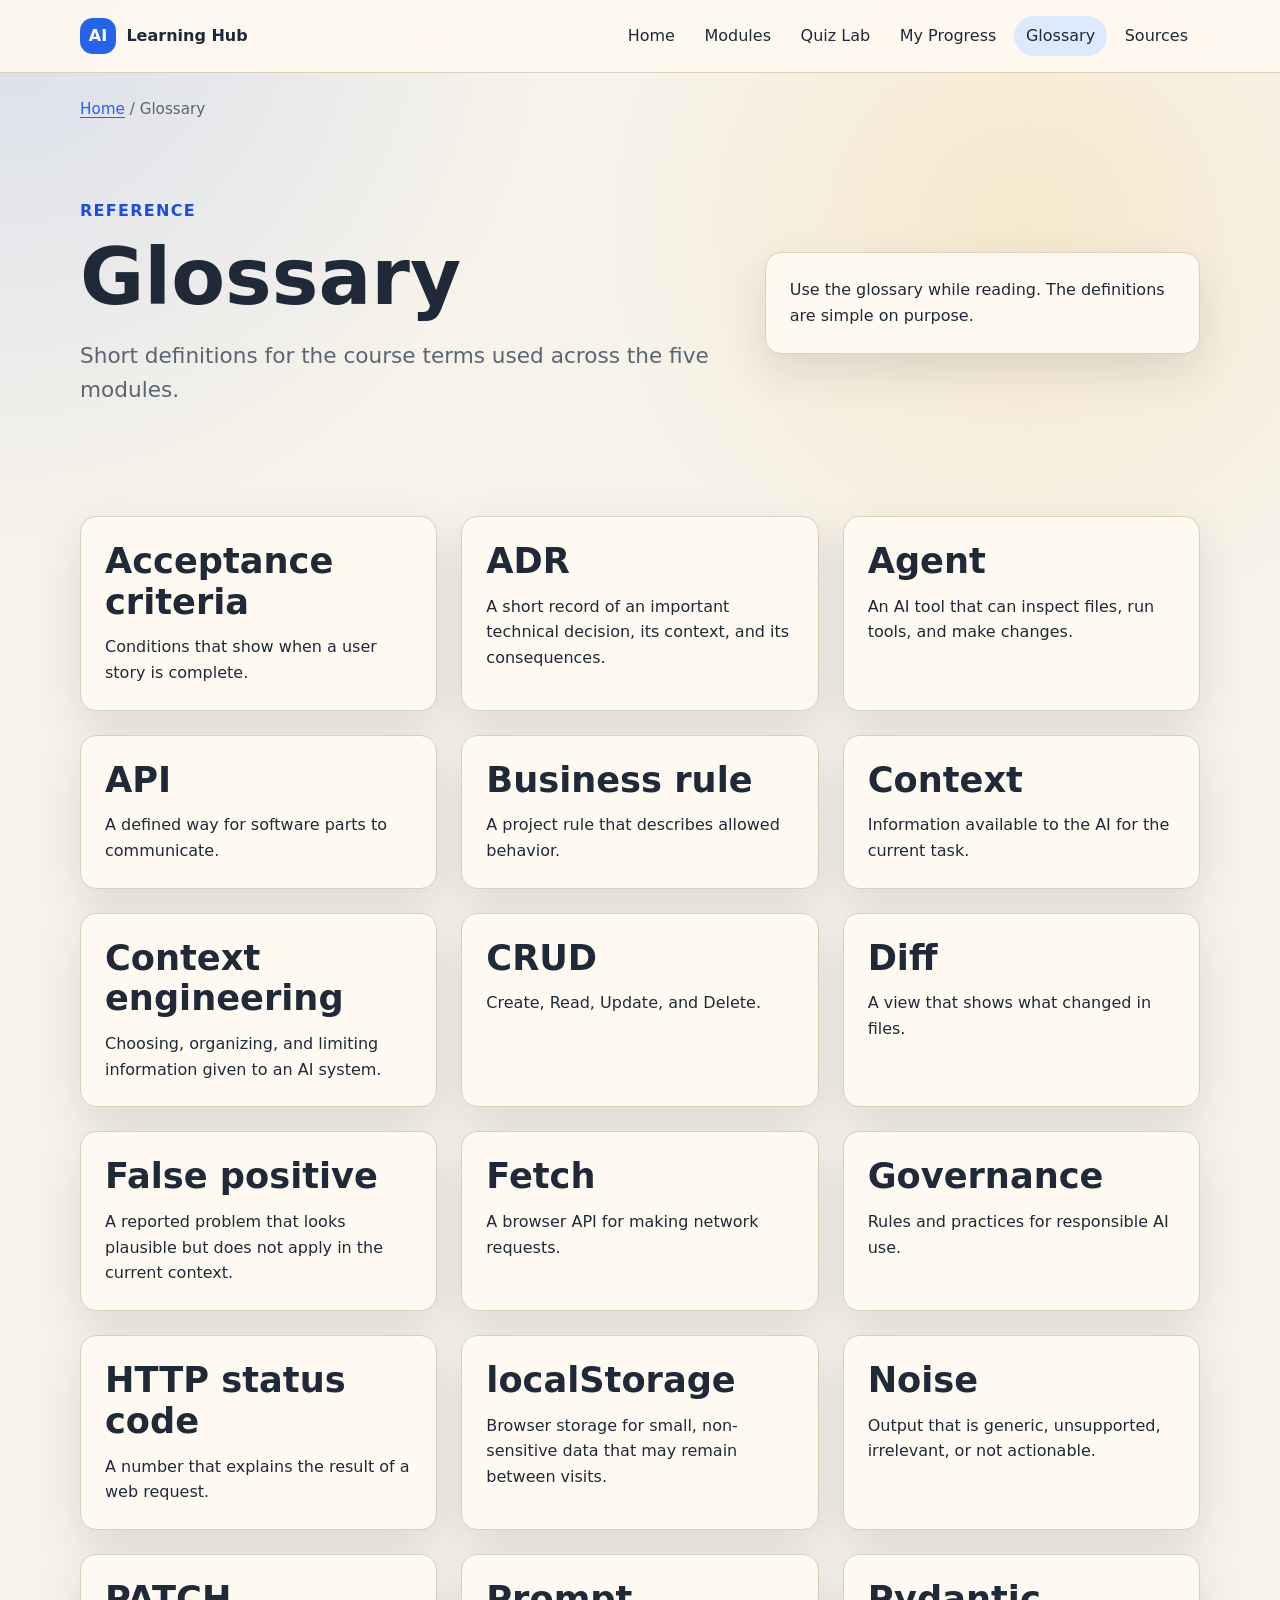
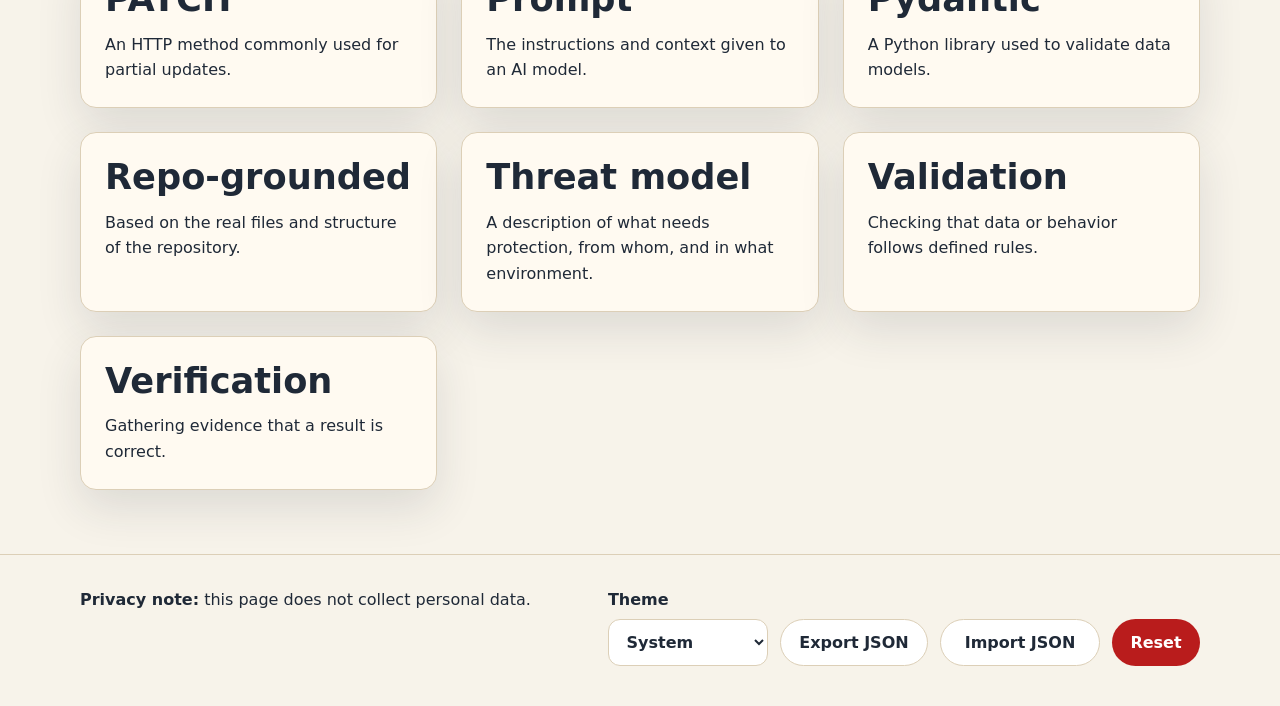
<file: glossary.html>
<!doctype html>
<html lang="en">
<head>
  <meta charset="utf-8">
  <meta name="viewport" content="width=device-width, initial-scale=1">
  <title>Glossary - AI-Assisted Coding Learning Hub</title>
  <link rel="icon" href="./assets/icons/favicon.svg" type="image/svg+xml">
  <link rel="stylesheet" href="./assets/css/styles.css">
  <script src="./assets/js/site-content.js" defer></script><script src="./assets/js/quiz-bank.js" defer></script><script src="./assets/js/storage.js" defer></script><script src="./assets/js/common.js" defer></script>
</head>
<body>
  <a class="skip-link" href="#main">Skip to main content</a>
  <header class="site-header"><div class="nav-shell"><a class="brand" href="./index.html"><span class="brand-mark" aria-hidden="true">AI</span><span>Learning Hub</span></a><button class="menu-toggle secondary" type="button" data-menu-toggle aria-controls="site-navigation" aria-expanded="false">Menu</button><nav class="site-nav" id="site-navigation" aria-label="Main navigation"><a href="./index.html">Home</a><a href="./index.html#modules">Modules</a><a href="./quiz.html">Quiz Lab</a><a href="./progress.html">My Progress</a><a href="./glossary.html">Glossary</a><a href="./sources.html">Sources</a></nav></div></header>
  <main id="main" class="page-shell">
    <p class="breadcrumb"><a href="./index.html">Home</a> / Glossary</p>
    <section class="hero"><div><p class="eyebrow">Reference</p><h1>Glossary</h1><p class="lead">Short definitions for the course terms used across the five modules.</p></div><aside class="hero-card"><p>Use the glossary while reading. The definitions are simple on purpose.</p></aside></section>
    <noscript><div class="noscript">JavaScript renders the full glossary from the course data. Key terms include prompt, context, validation, verification, diff, governance, and threat model.</div></noscript>
    <section class="section grid three" data-glossary-list></section>
  </main>
  <footer class="site-footer"><div class="footer-shell"><div><strong>Privacy note:</strong> this page does not collect personal data.<div data-storage-status class="feedback" role="status" aria-live="polite"></div></div><div class="footer-actions"><label for="theme-select"><span>Theme</span><select id="theme-select" data-theme-select><option value="system">System</option><option value="light">Light</option><option value="dark">Dark</option></select></label><button type="button" class="secondary" data-action="export-progress">Export JSON</button><label class="button secondary" for="import-progress">Import JSON</label><input class="visually-hidden" id="import-progress" type="file" accept="application/json" data-import-progress><button type="button" class="danger" data-action="reset-progress">Reset</button></div></div></footer>
</body>
</html>
</file>
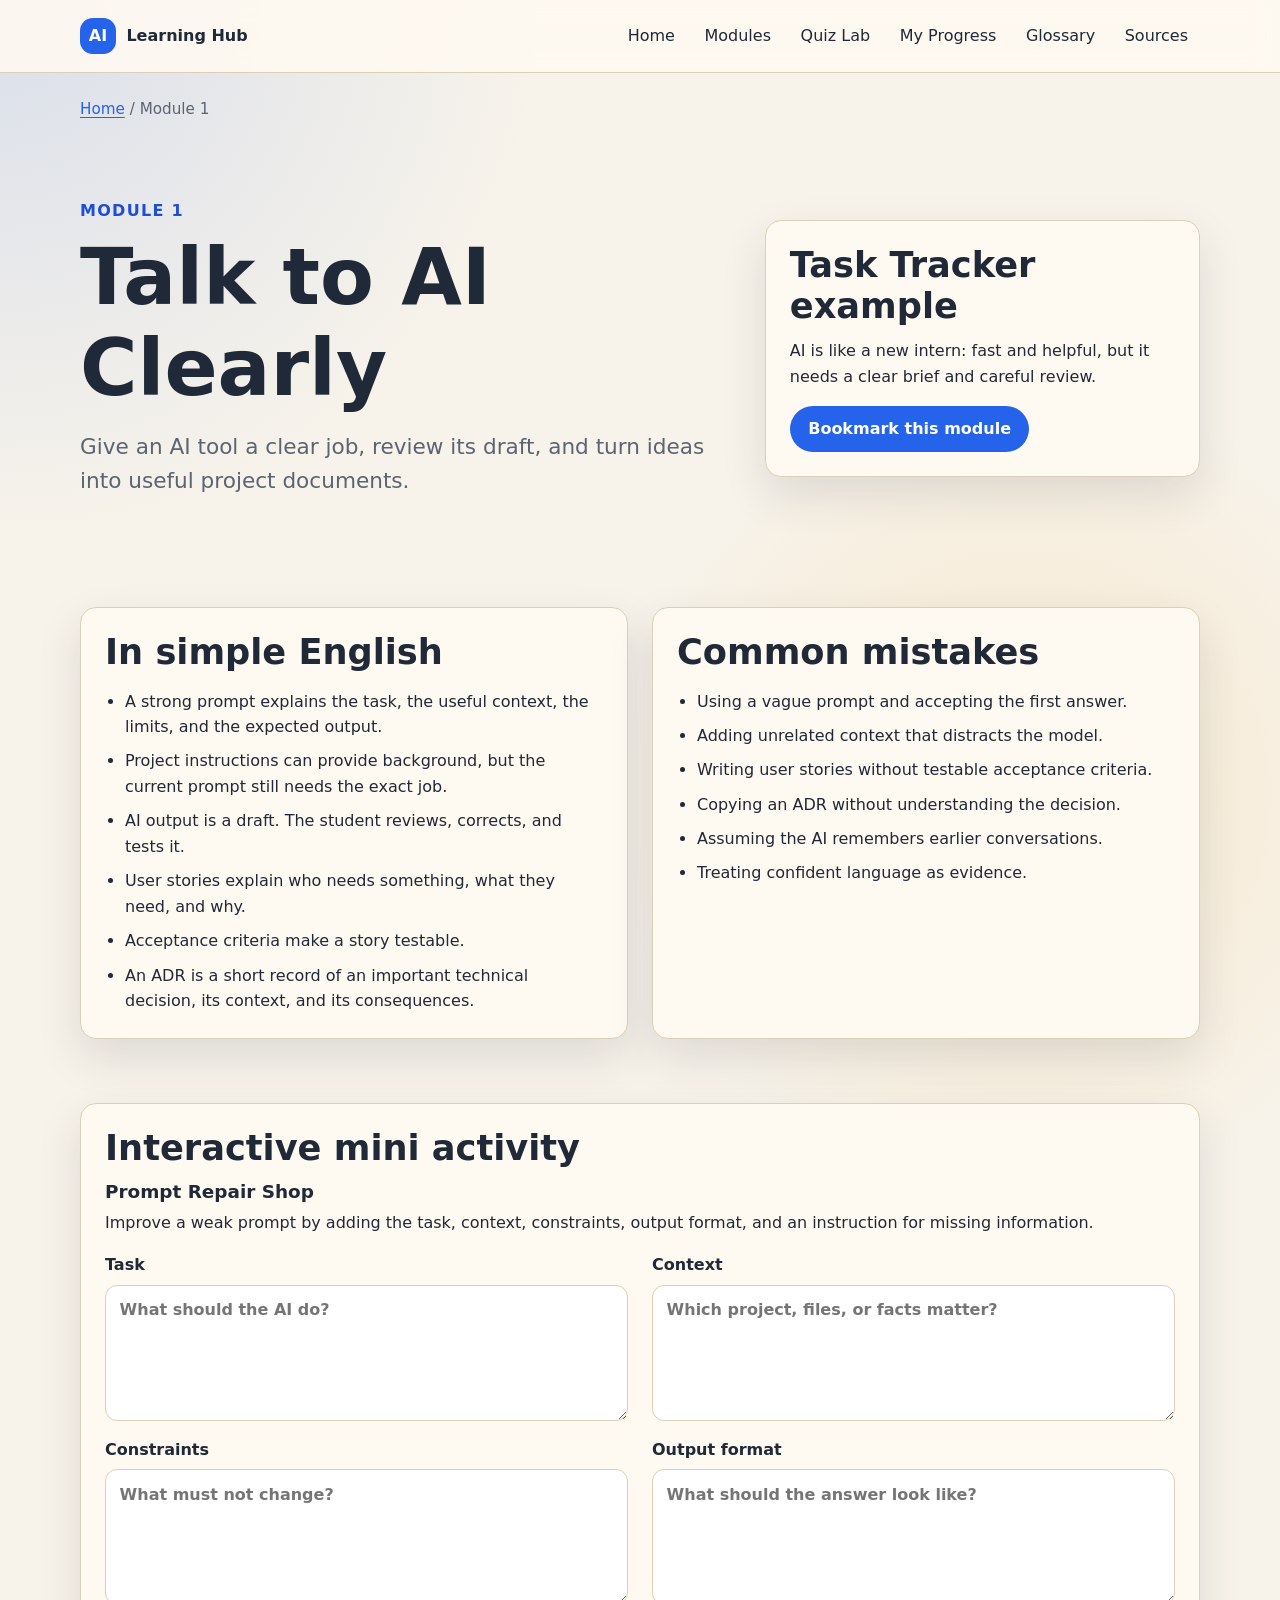
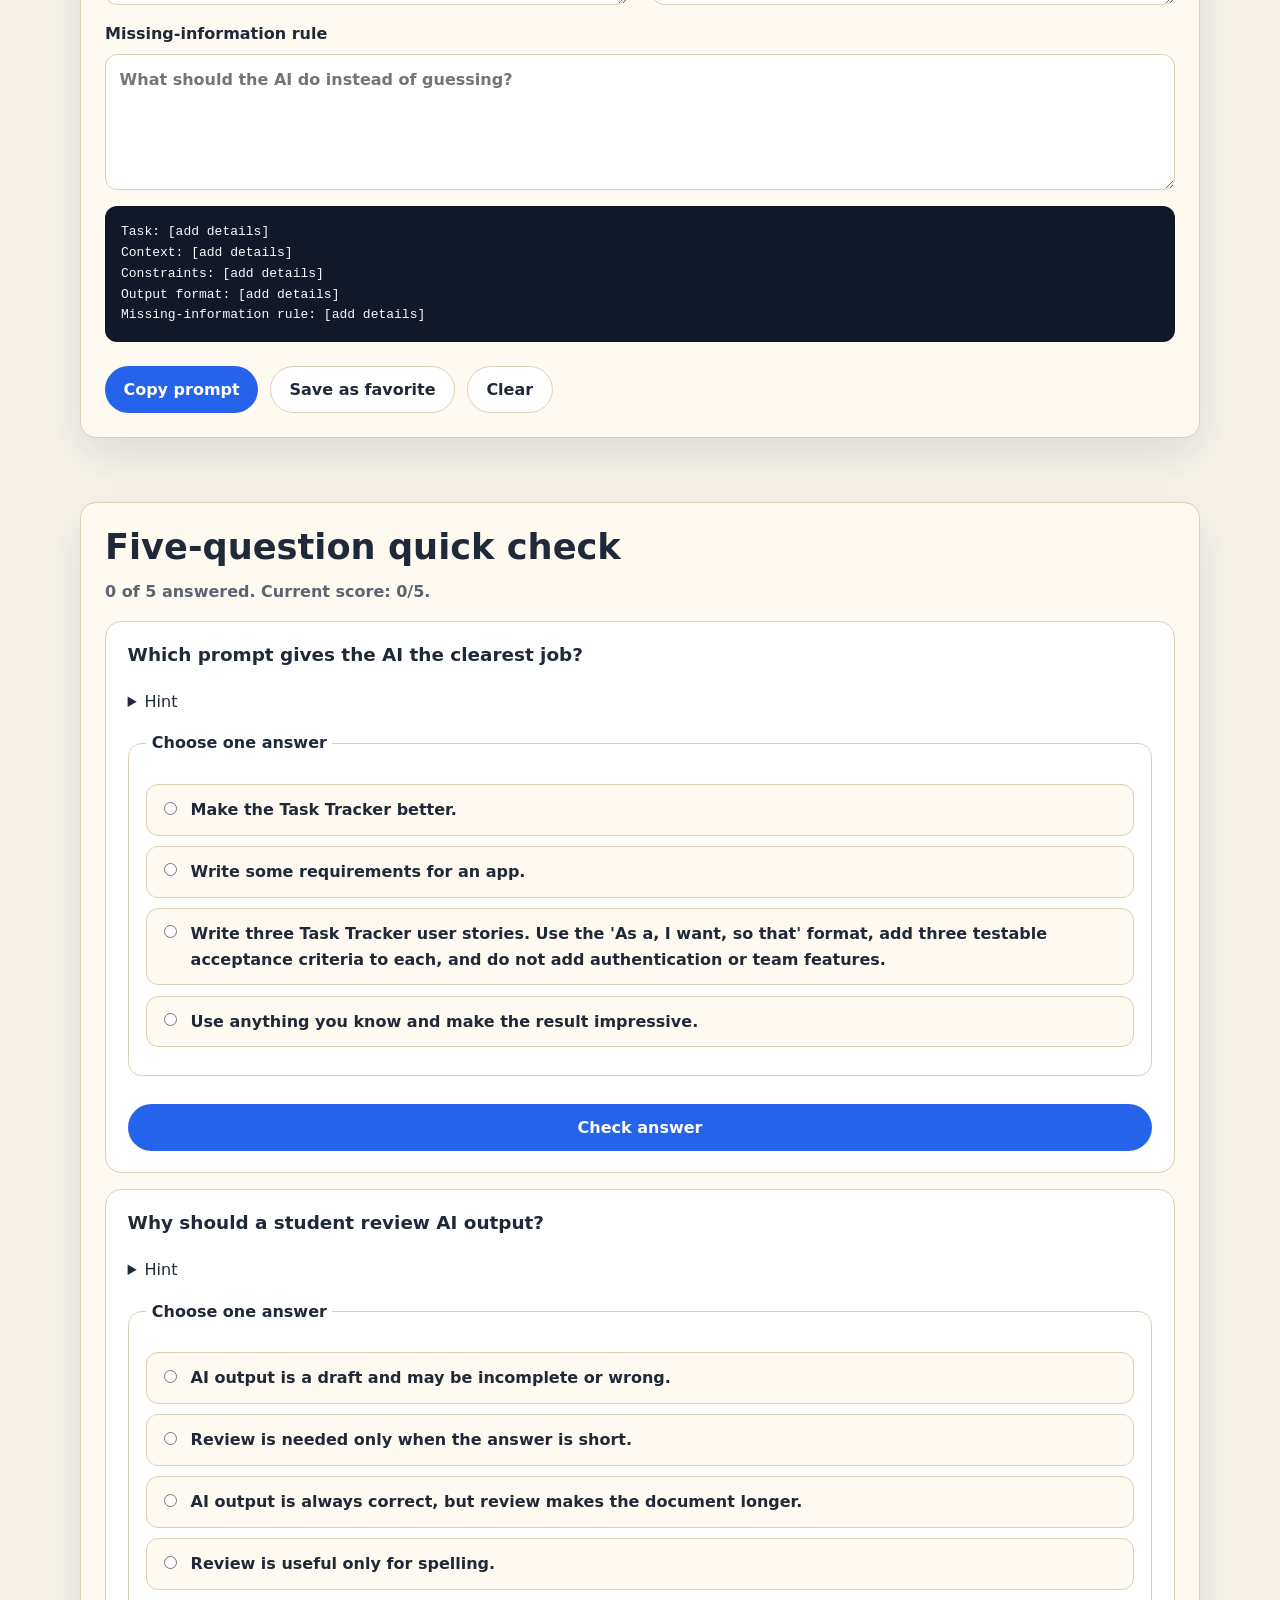
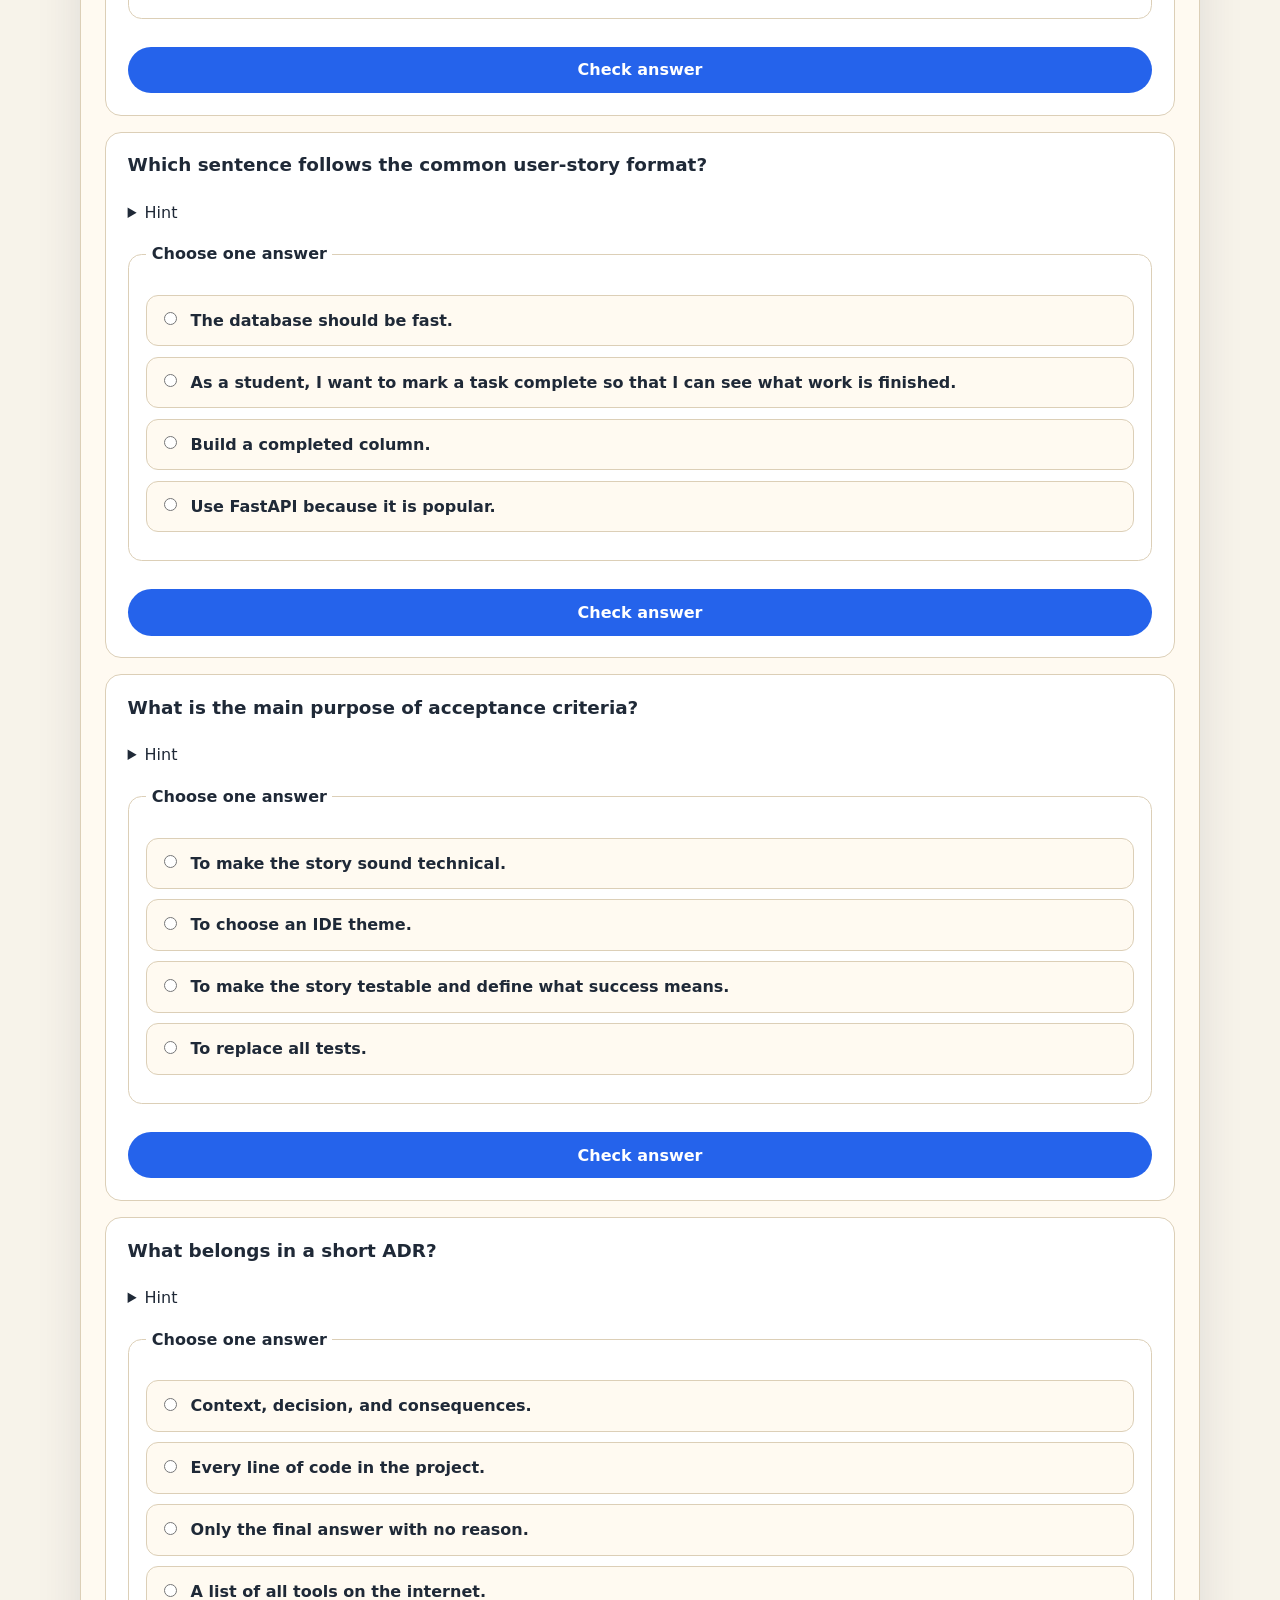
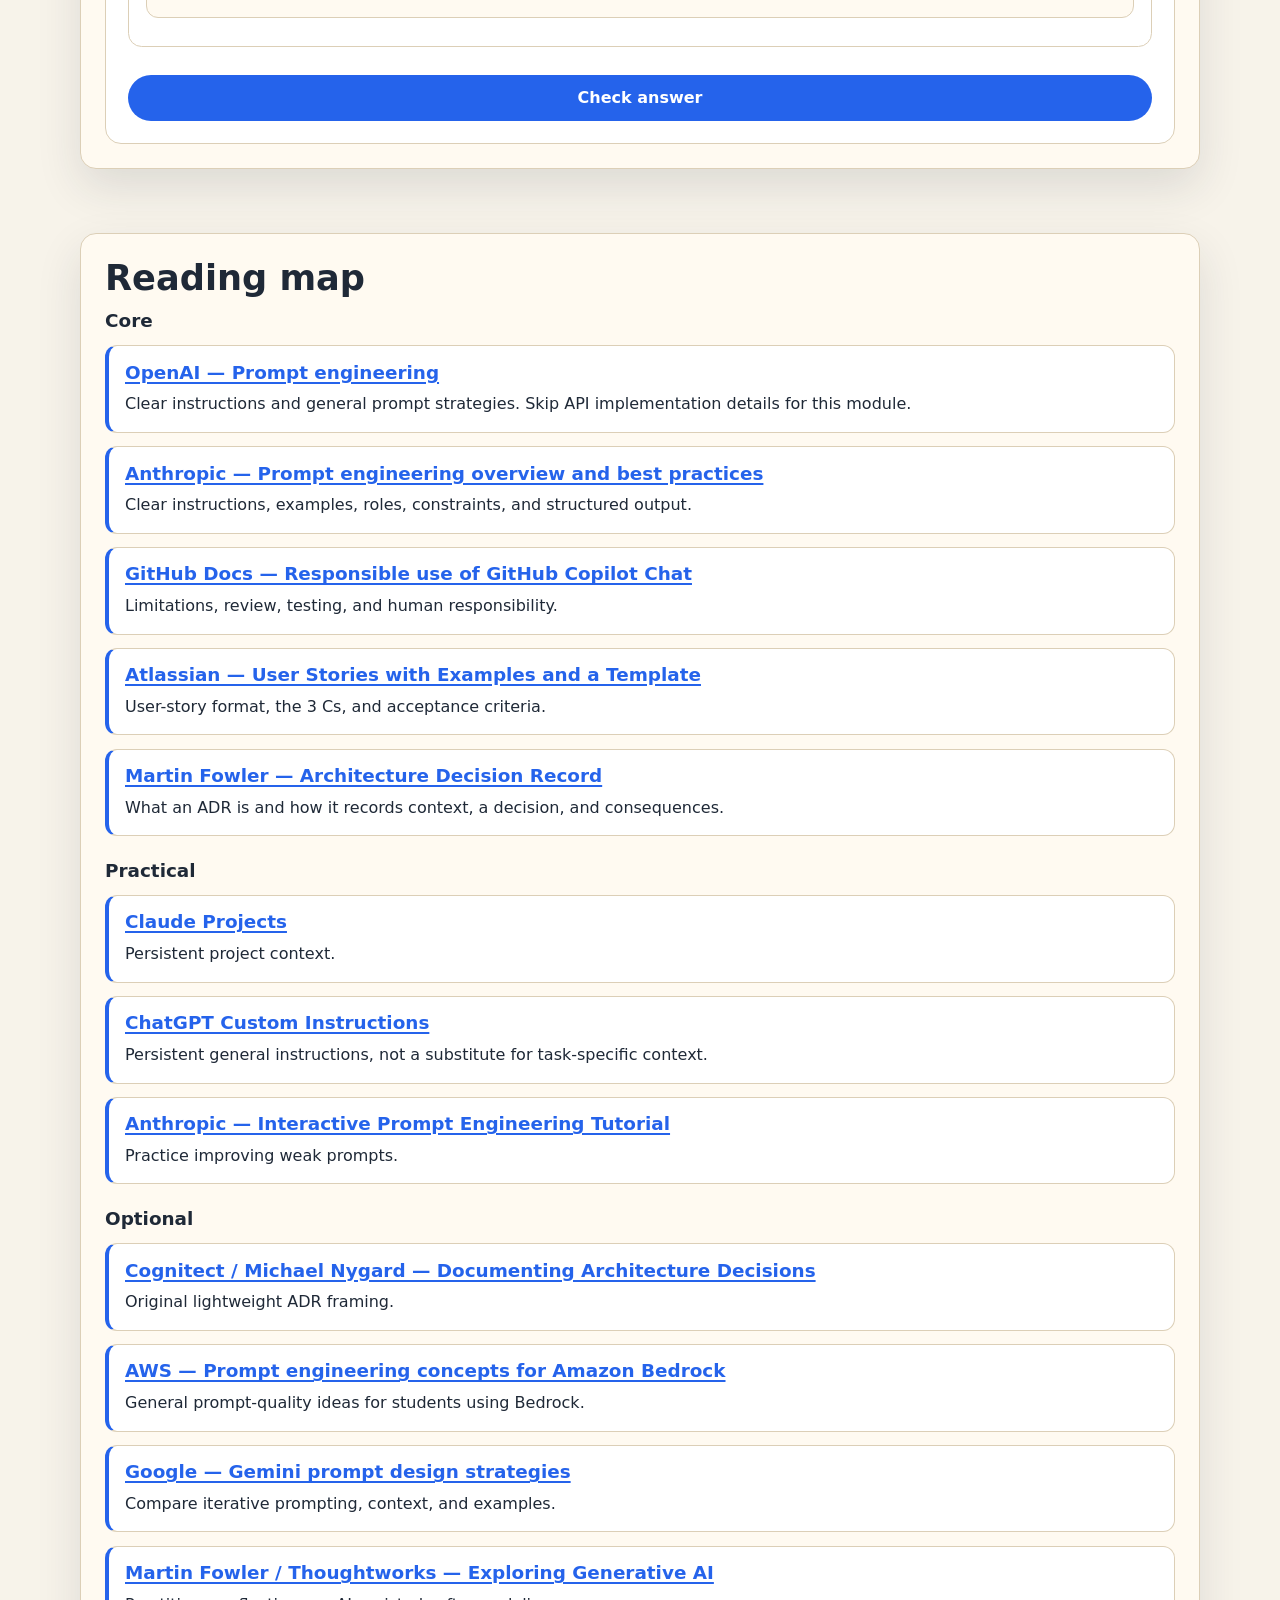
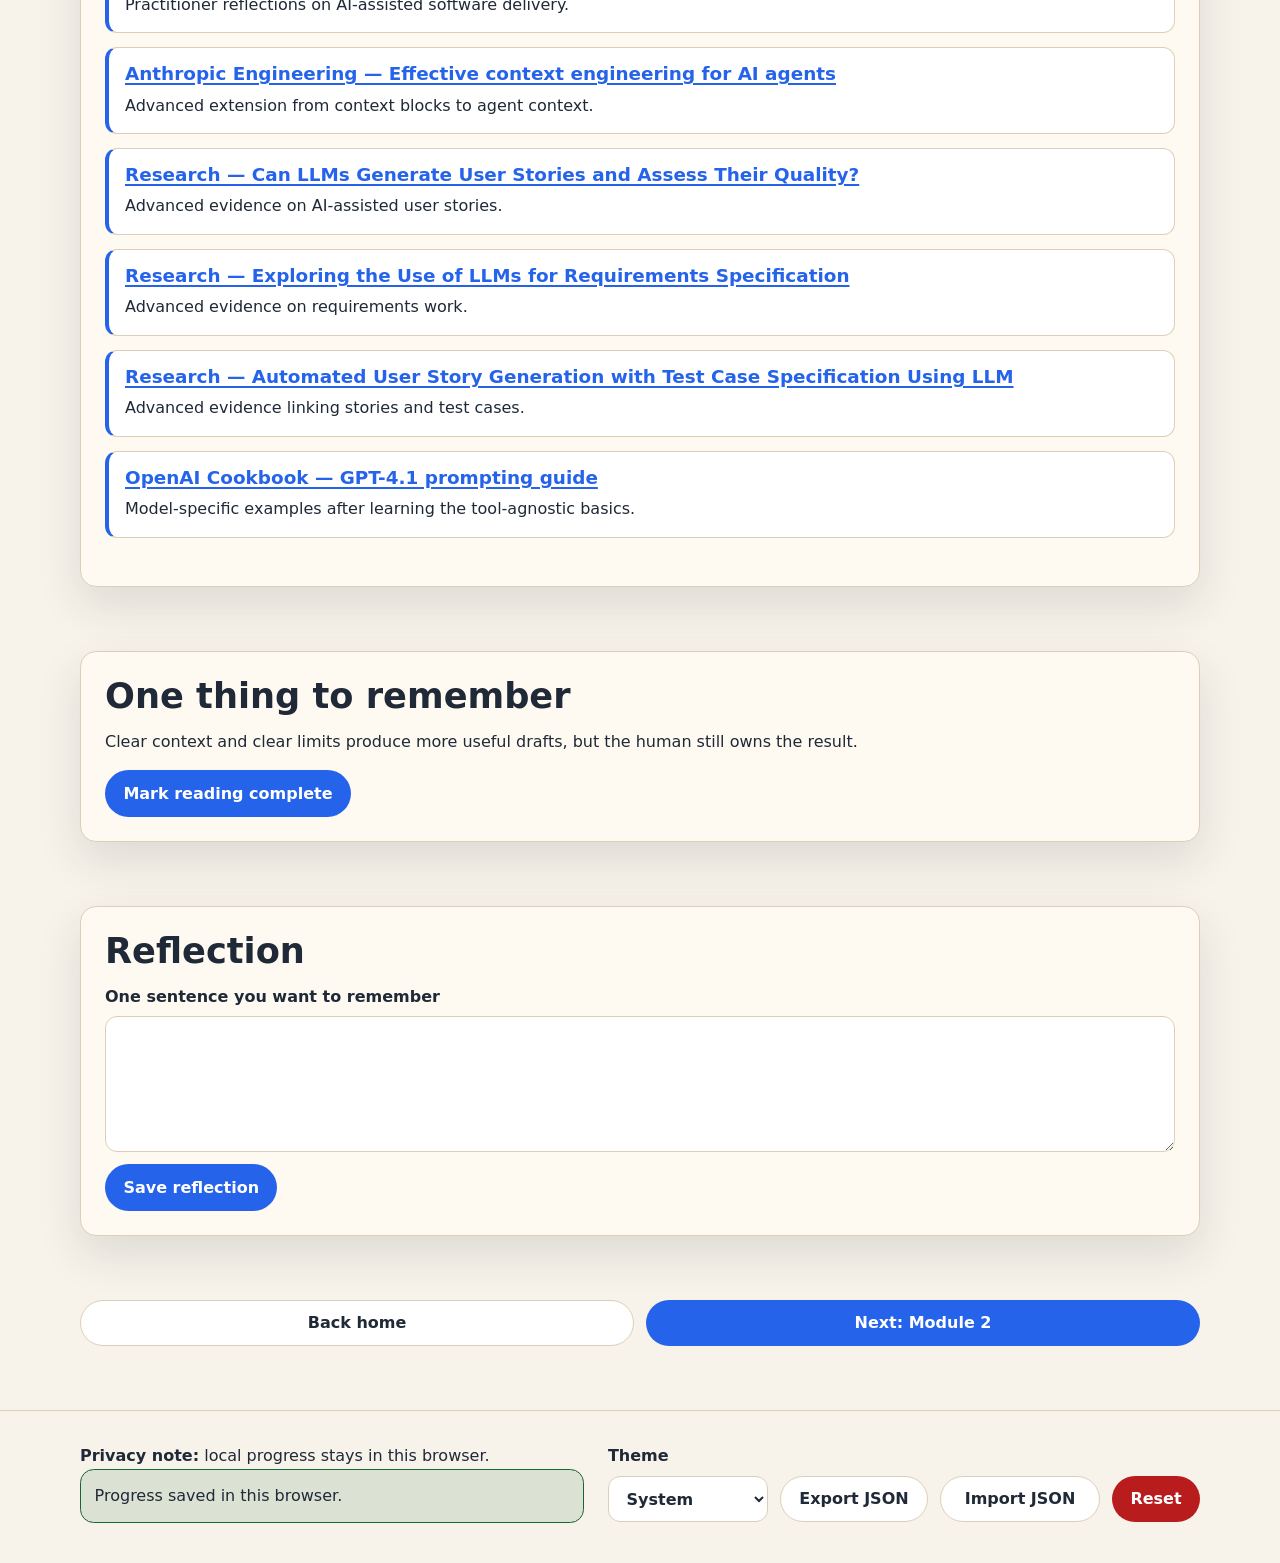
<file: module-1.html>
<!doctype html>
<html lang="en">
<head>
  <meta charset="utf-8">
  <meta name="viewport" content="width=device-width, initial-scale=1">
  <title>Module 1 - Talk to AI Clearly</title>
  <link rel="icon" href="./assets/icons/favicon.svg" type="image/svg+xml">
  <link rel="stylesheet" href="./assets/css/styles.css">
  <script src="./assets/js/site-content.js" defer></script>
  <script src="./assets/js/quiz-bank.js" defer></script>
  <script src="./assets/js/storage.js" defer></script>
  <script src="./assets/js/common.js" defer></script>
  <script src="./assets/js/module-page.js" defer></script>
</head>
<body>
  <a class="skip-link" href="#main">Skip to main content</a>
  <header class="site-header">
    <div class="nav-shell">
      <a class="brand" href="./index.html"><span class="brand-mark" aria-hidden="true">AI</span><span>Learning Hub</span></a>
      <button class="menu-toggle secondary" type="button" data-menu-toggle aria-controls="site-navigation" aria-expanded="false">Menu</button>
      <nav class="site-nav" id="site-navigation" aria-label="Main navigation">
        <a href="./index.html">Home</a><a href="./index.html#modules">Modules</a><a href="./quiz.html">Quiz Lab</a><a href="./progress.html">My Progress</a><a href="./glossary.html">Glossary</a><a href="./sources.html">Sources</a>
      </nav>
    </div>
  </header>
  <main id="main" class="page-shell" data-module-id="1">
    <p class="breadcrumb"><a href="./index.html">Home</a> / Module 1</p>
    <section class="hero">
      <div>
        <p class="eyebrow">Module 1</p>
        <h1>Talk to AI Clearly</h1>
        <p class="lead" data-module-mission>Give an AI tool a clear job, review its draft, and turn ideas into useful project documents.</p>
      </div>
      <aside class="hero-card">
        <h2>Task Tracker example</h2>
        <p data-module-analogy>AI is like a new intern: fast and helpful, but it needs a clear brief and careful review.</p>
        <button type="button" data-bookmark-page>Bookmark this module</button>
      </aside>
    </section>
    <noscript><div class="noscript">Module 1 teaches task, context, constraints, output format, user stories, acceptance criteria, ADRs, and human review of AI drafts.</div></noscript>
    <section class="section grid two">
      <article class="panel"><h2>In simple English</h2><ul class="content-list" data-simple-overview><li>A strong prompt explains the job, context, limits, and expected output.</li></ul></article>
      <article class="panel"><h2>Common mistakes</h2><ul class="content-list" data-common-mistakes><li>Using a vague prompt and accepting the first answer.</li></ul></article>
    </section>
    <section class="section panel"><h2>Interactive mini activity</h2><div data-activity></div></section>
    <section class="section panel"><h2>Five-question quick check</h2><div data-quick-check></div></section>
    <section class="section panel"><h2>Reading map</h2><div data-reading-map></div></section>
    <section class="section callout"><h2>One thing to remember</h2><p data-key-takeaway>Clear context and clear limits produce more useful drafts, but the human still owns the result.</p><button type="button" data-reading-complete>Mark reading complete</button></section>
    <section class="section panel"><h2>Reflection</h2><label for="reflection">One sentence you want to remember<textarea id="reflection" data-reflection-input maxlength="400"></textarea></label><button type="button" data-reflection-save>Save reflection</button></section>
    <nav class="module-nav" aria-label="Module navigation"><a class="button secondary" href="./index.html">Back home</a><a class="button" href="./module-2.html">Next: Module 2</a></nav>
  </main>
  <footer class="site-footer"><div class="footer-shell"><div><strong>Privacy note:</strong> local progress stays in this browser.<div data-storage-status class="feedback" role="status" aria-live="polite"></div></div><div class="footer-actions"><label for="theme-select"><span>Theme</span><select id="theme-select" data-theme-select><option value="system">System</option><option value="light">Light</option><option value="dark">Dark</option></select></label><button type="button" class="secondary" data-action="export-progress">Export JSON</button><label class="button secondary" for="import-progress">Import JSON</label><input class="visually-hidden" id="import-progress" type="file" accept="application/json" data-import-progress><button type="button" class="danger" data-action="reset-progress">Reset</button></div></div></footer>
</body>
</html>
</file>
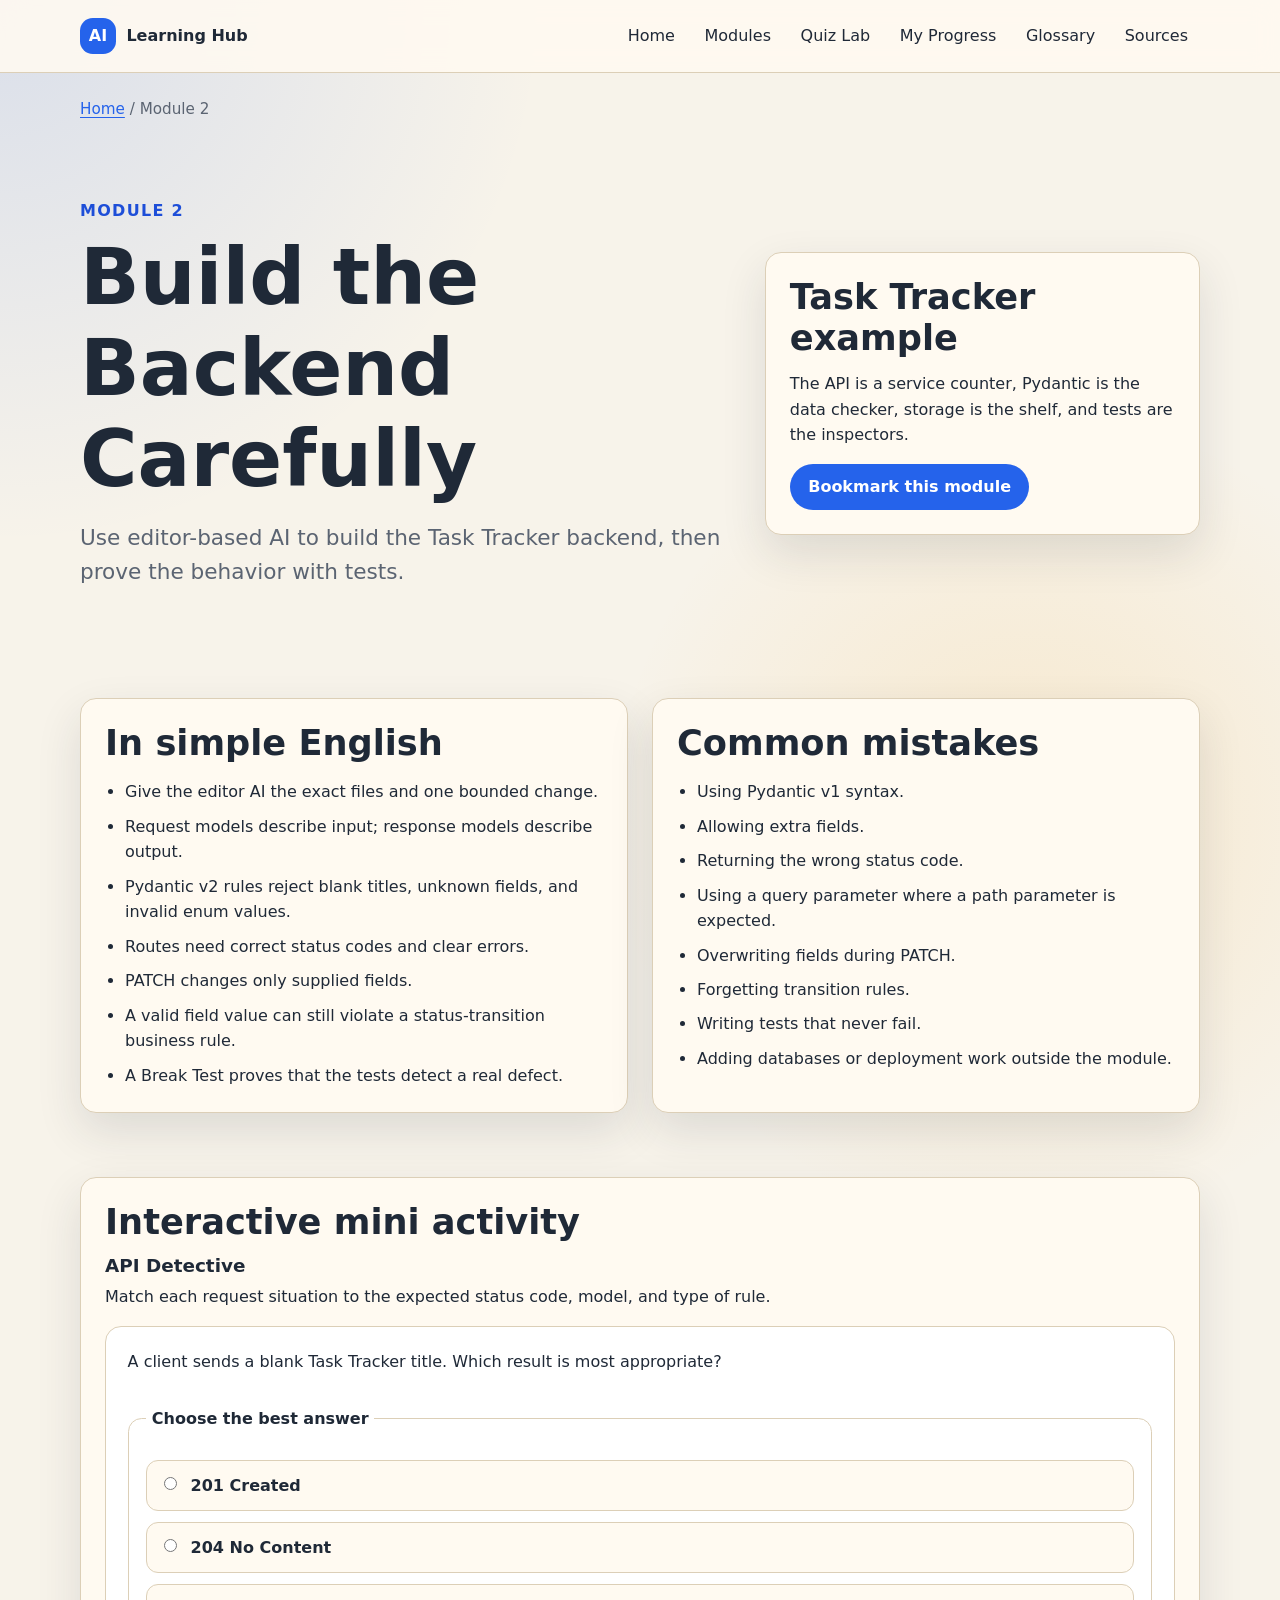
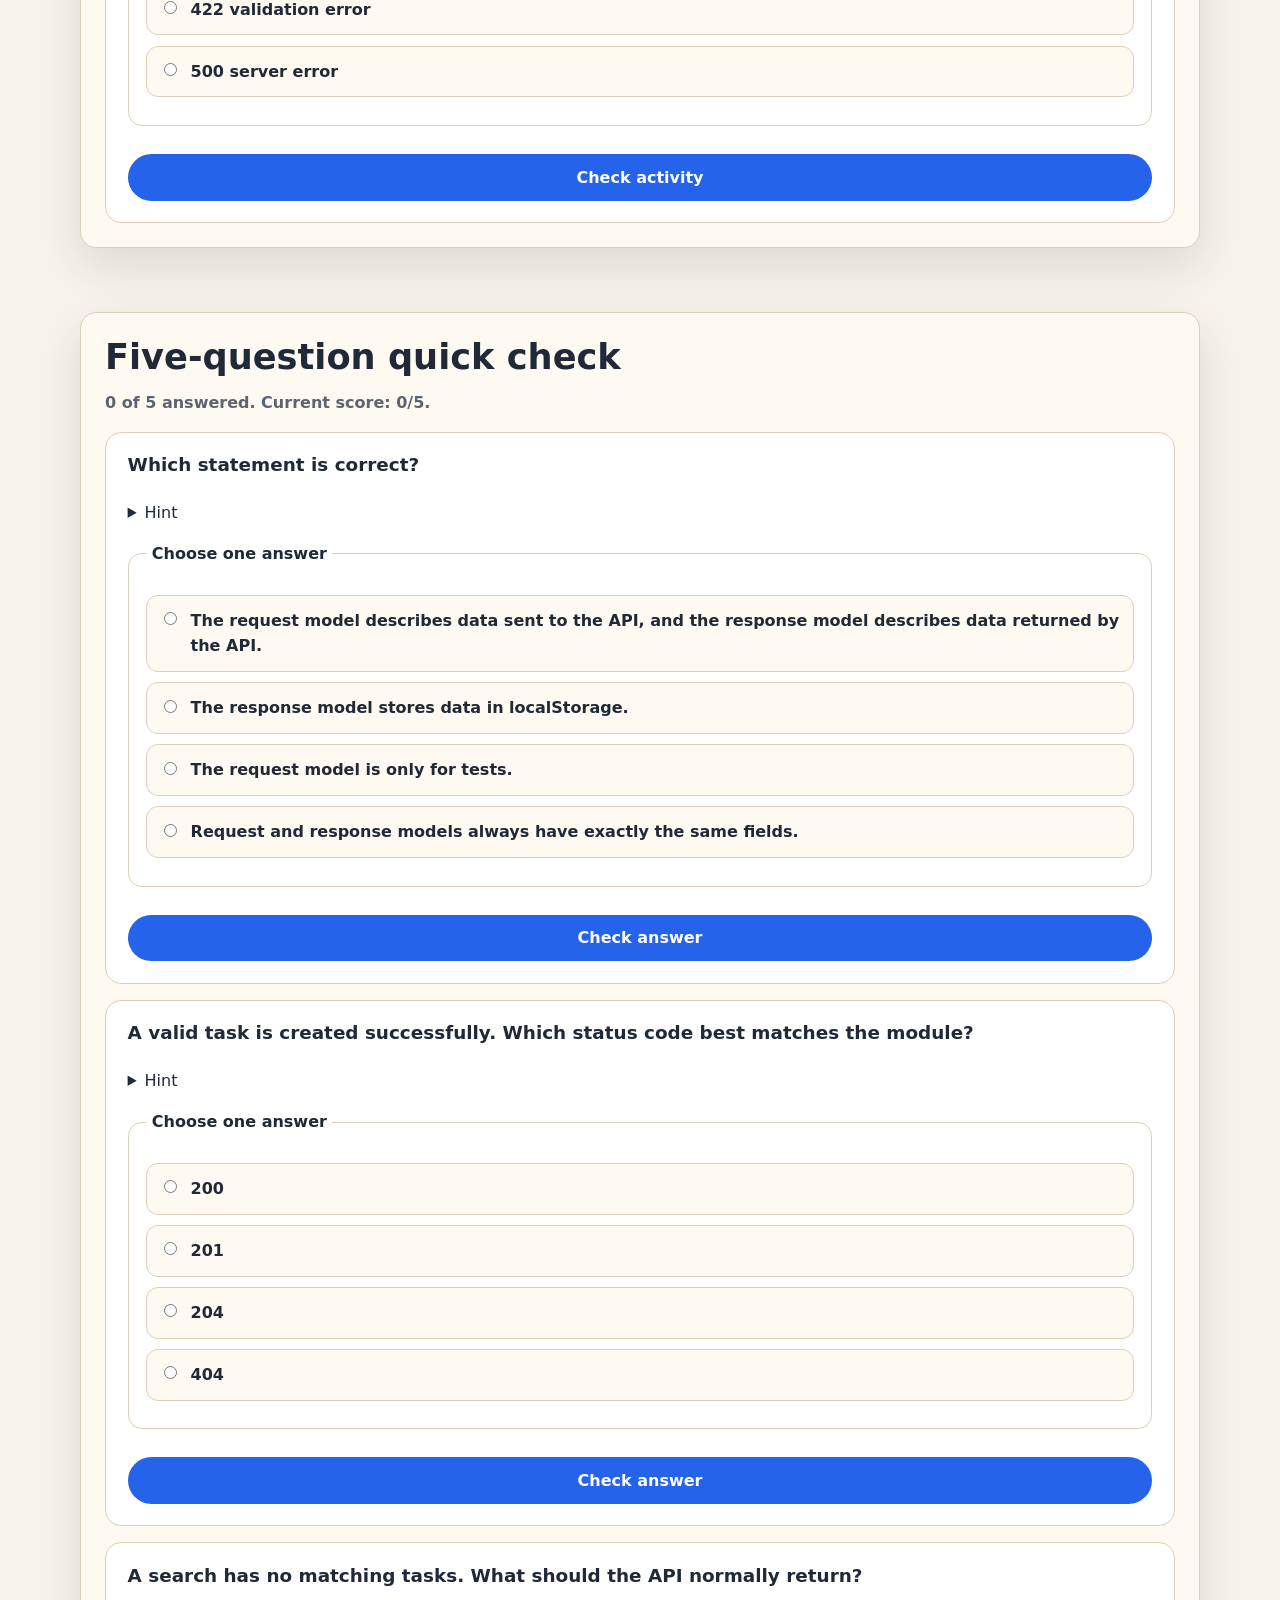
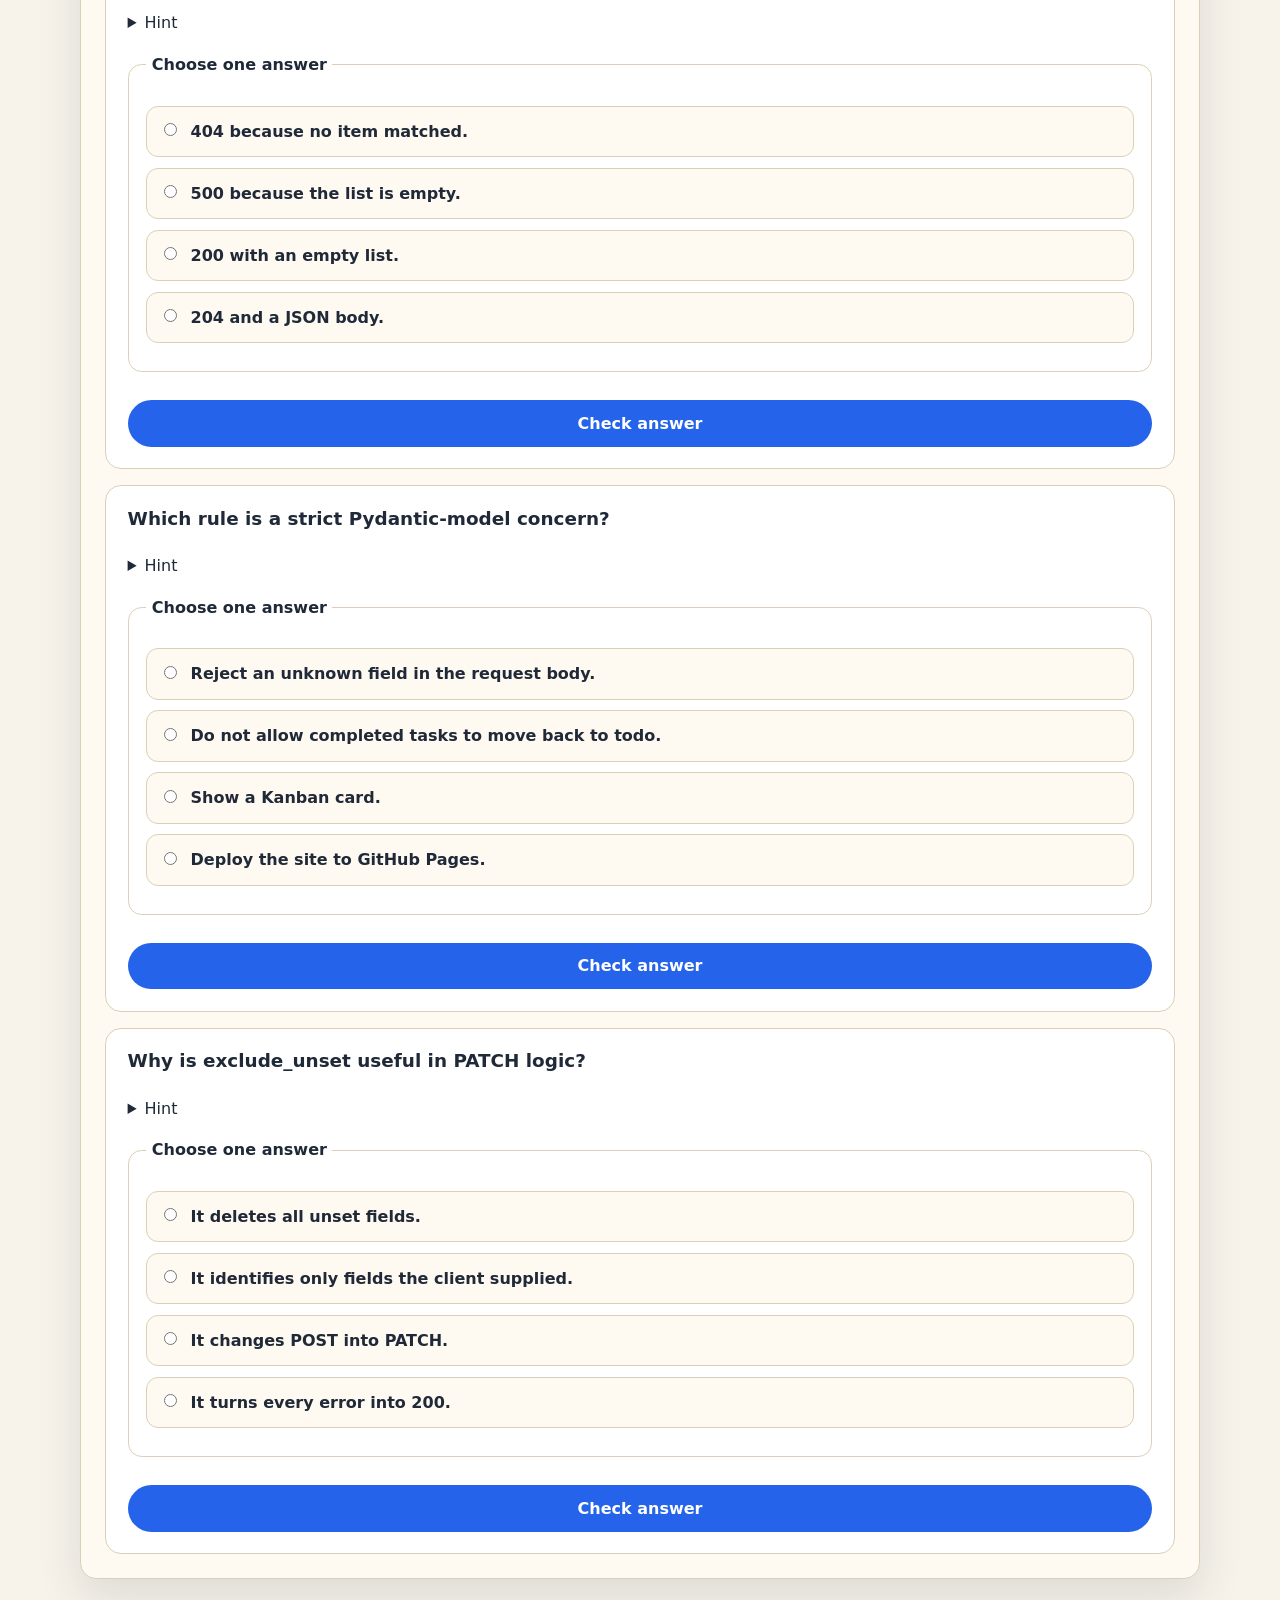
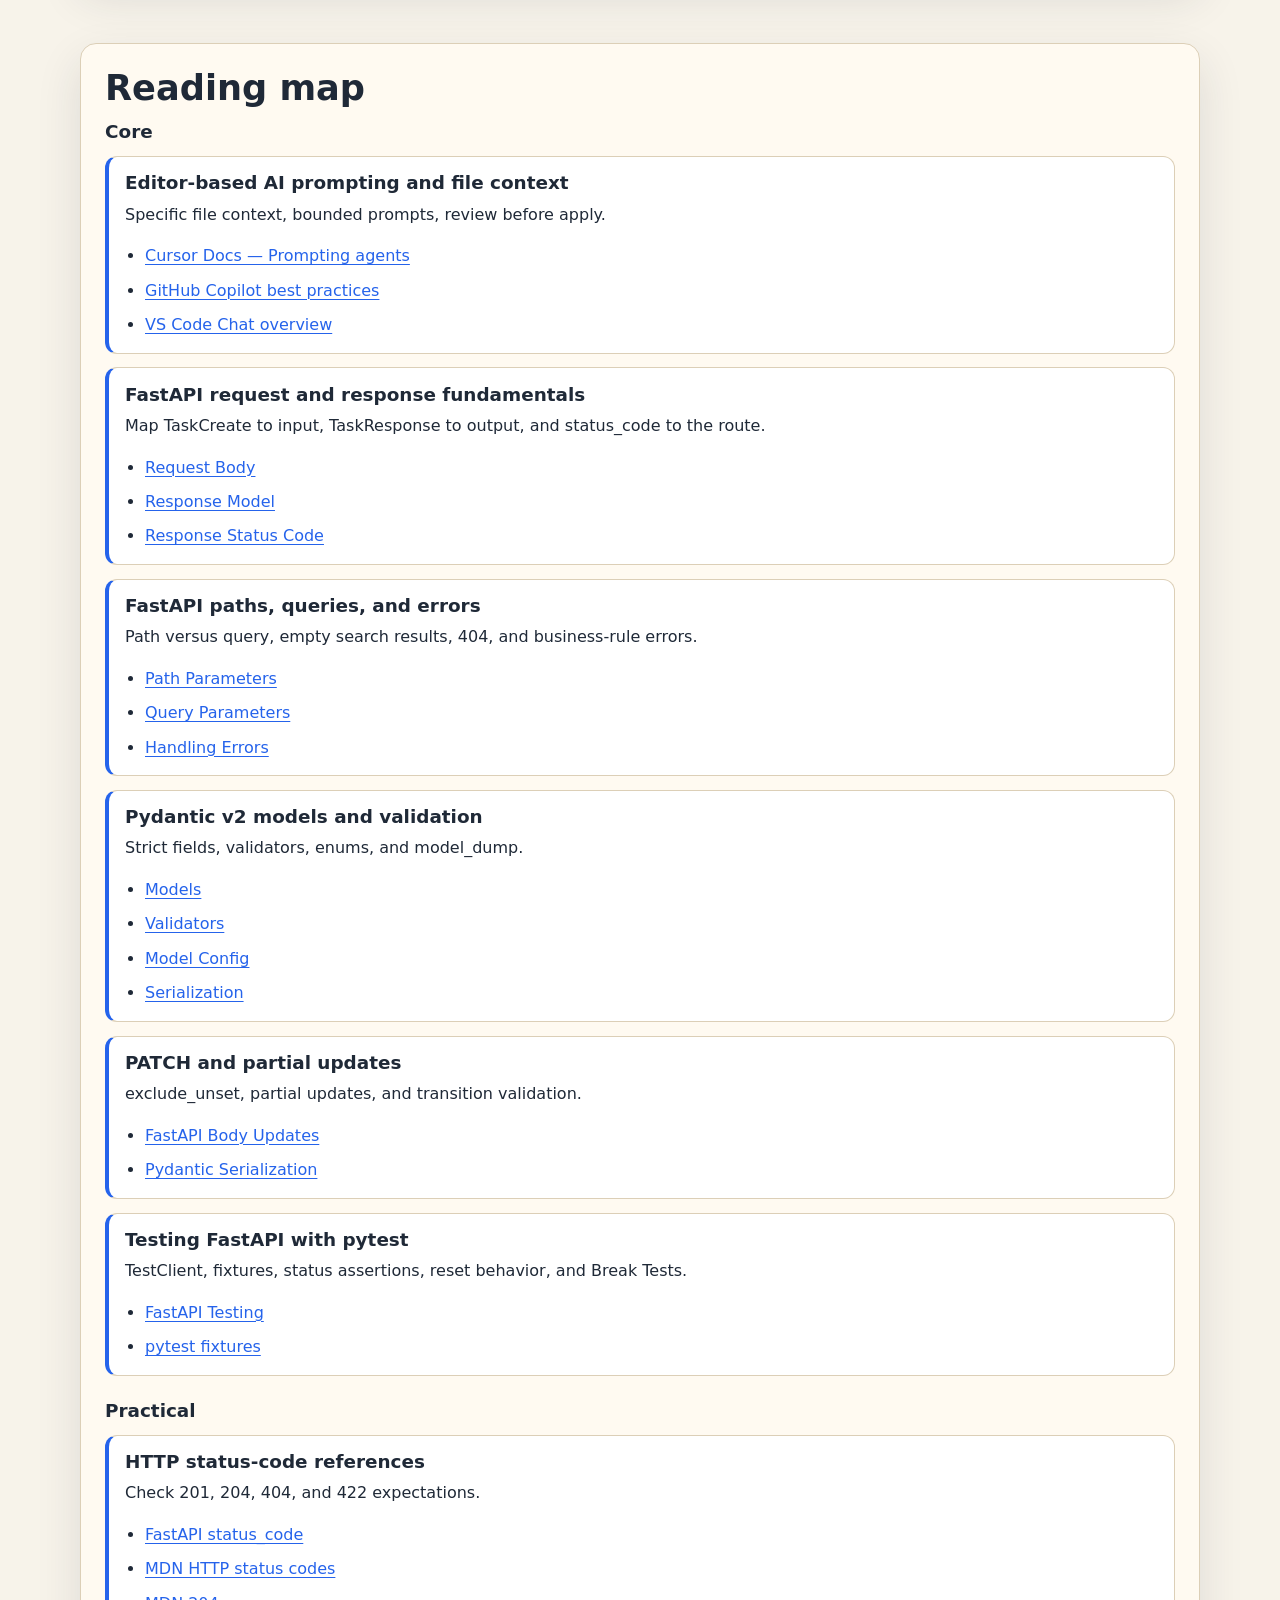
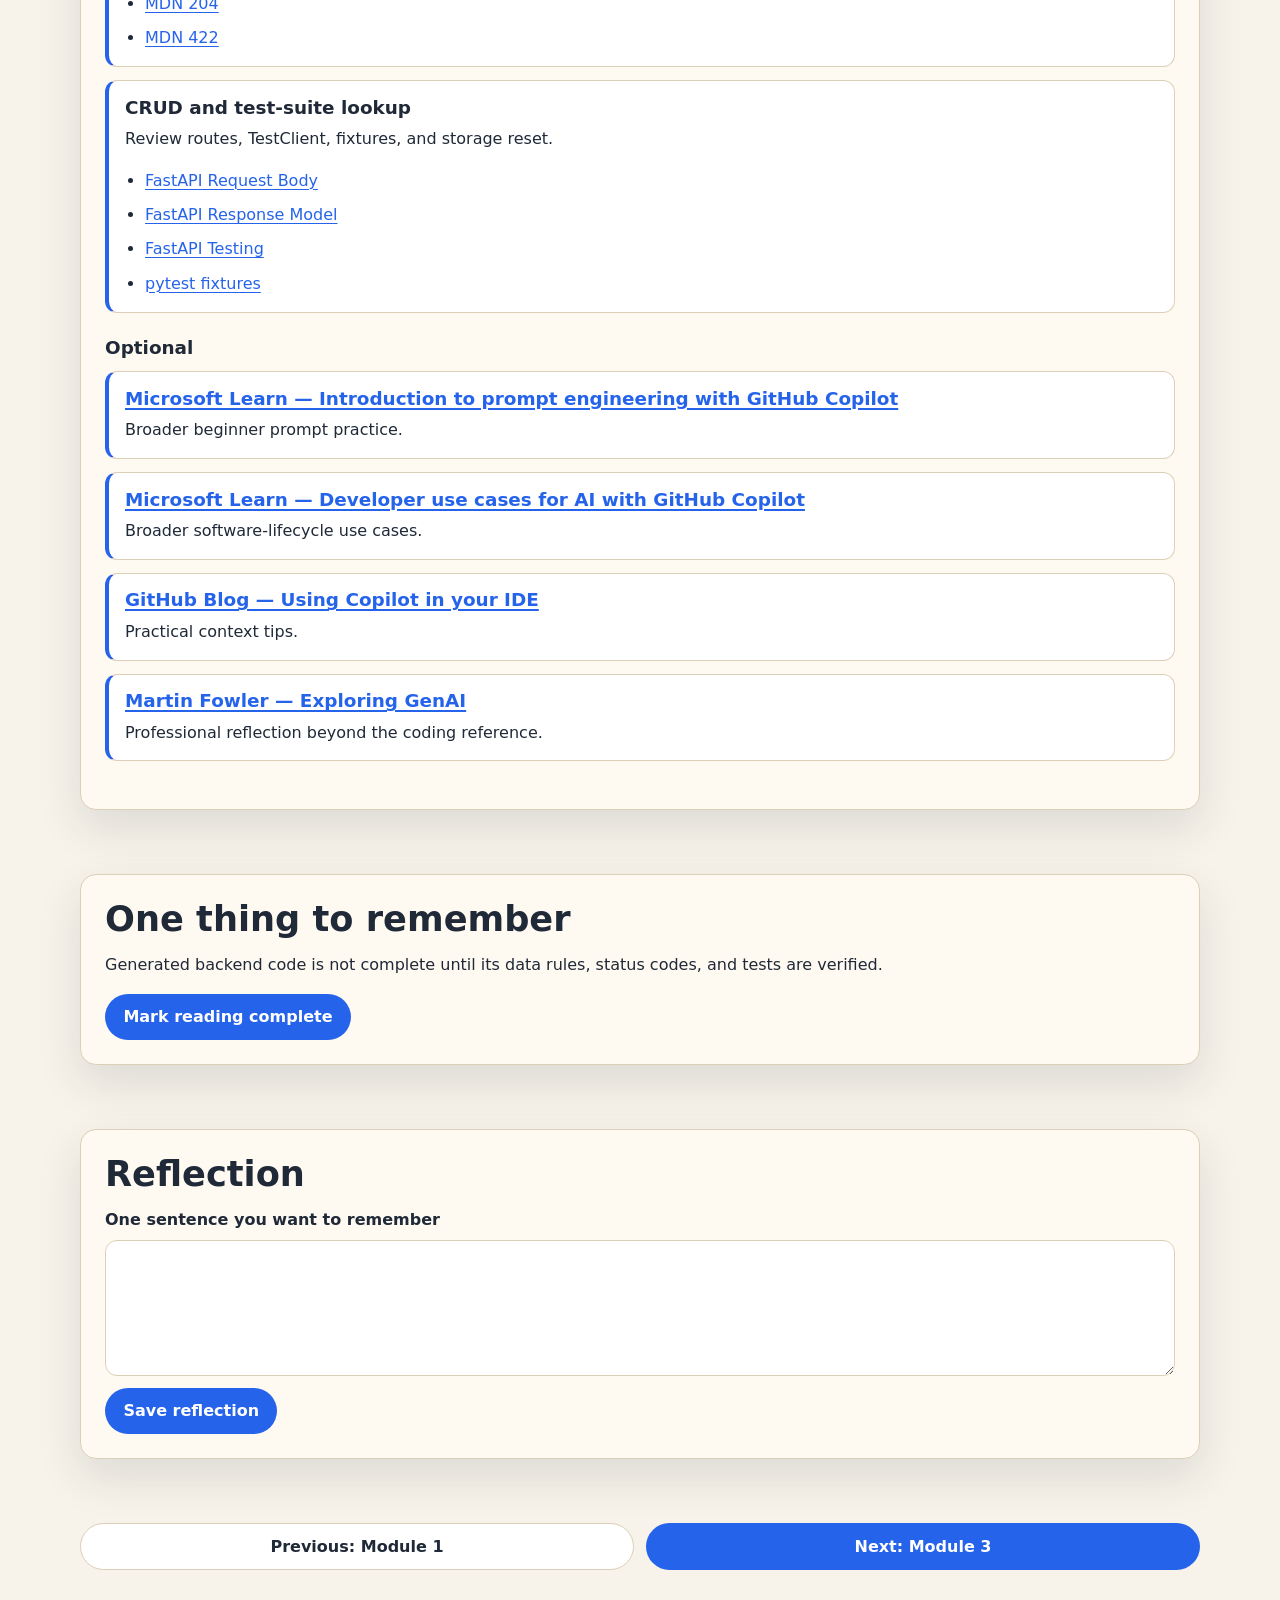
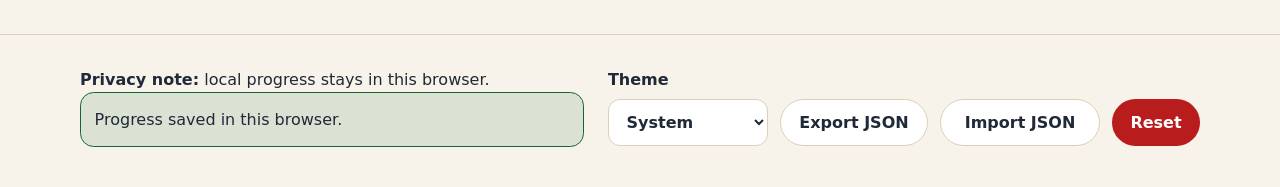
<file: module-2.html>
<!doctype html>
<html lang="en">
<head>
  <meta charset="utf-8">
  <meta name="viewport" content="width=device-width, initial-scale=1">
  <title>Module 2 - Build the Backend Carefully</title>
  <link rel="icon" href="./assets/icons/favicon.svg" type="image/svg+xml">
  <link rel="stylesheet" href="./assets/css/styles.css">
  <script src="./assets/js/site-content.js" defer></script><script src="./assets/js/quiz-bank.js" defer></script><script src="./assets/js/storage.js" defer></script><script src="./assets/js/common.js" defer></script><script src="./assets/js/module-page.js" defer></script>
</head>
<body>
  <a class="skip-link" href="#main">Skip to main content</a>
  <header class="site-header"><div class="nav-shell"><a class="brand" href="./index.html"><span class="brand-mark" aria-hidden="true">AI</span><span>Learning Hub</span></a><button class="menu-toggle secondary" type="button" data-menu-toggle aria-controls="site-navigation" aria-expanded="false">Menu</button><nav class="site-nav" id="site-navigation" aria-label="Main navigation"><a href="./index.html">Home</a><a href="./index.html#modules">Modules</a><a href="./quiz.html">Quiz Lab</a><a href="./progress.html">My Progress</a><a href="./glossary.html">Glossary</a><a href="./sources.html">Sources</a></nav></div></header>
  <main id="main" class="page-shell" data-module-id="2">
    <p class="breadcrumb"><a href="./index.html">Home</a> / Module 2</p>
    <section class="hero"><div><p class="eyebrow">Module 2</p><h1>Build the Backend Carefully</h1><p class="lead" data-module-mission>Use editor-based AI to build the Task Tracker backend, then prove the behavior with tests.</p></div><aside class="hero-card"><h2>Task Tracker example</h2><p data-module-analogy>The API is a service counter, Pydantic is the data checker, storage is the shelf, and tests are the inspectors.</p><button type="button" data-bookmark-page>Bookmark this module</button></aside></section>
    <noscript><div class="noscript">Module 2 covers FastAPI routes, request and response models, strict validation, status codes, PATCH behavior, business rules, and test evidence.</div></noscript>
    <section class="section grid two"><article class="panel"><h2>In simple English</h2><ul class="content-list" data-simple-overview><li>Request models describe input; response models describe output.</li></ul></article><article class="panel"><h2>Common mistakes</h2><ul class="content-list" data-common-mistakes><li>Returning the wrong status code or overwriting fields during PATCH.</li></ul></article></section>
    <section class="section panel"><h2>Interactive mini activity</h2><div data-activity></div></section>
    <section class="section panel"><h2>Five-question quick check</h2><div data-quick-check></div></section>
    <section class="section panel"><h2>Reading map</h2><div data-reading-map></div></section>
    <section class="section callout"><h2>One thing to remember</h2><p data-key-takeaway>Generated backend code is not complete until its data rules, status codes, and tests are verified.</p><button type="button" data-reading-complete>Mark reading complete</button></section>
    <section class="section panel"><h2>Reflection</h2><label for="reflection">One sentence you want to remember<textarea id="reflection" data-reflection-input maxlength="400"></textarea></label><button type="button" data-reflection-save>Save reflection</button></section>
    <nav class="module-nav" aria-label="Module navigation"><a class="button secondary" href="./module-1.html">Previous: Module 1</a><a class="button" href="./module-3.html">Next: Module 3</a></nav>
  </main>
  <footer class="site-footer"><div class="footer-shell"><div><strong>Privacy note:</strong> local progress stays in this browser.<div data-storage-status class="feedback" role="status" aria-live="polite"></div></div><div class="footer-actions"><label for="theme-select"><span>Theme</span><select id="theme-select" data-theme-select><option value="system">System</option><option value="light">Light</option><option value="dark">Dark</option></select></label><button type="button" class="secondary" data-action="export-progress">Export JSON</button><label class="button secondary" for="import-progress">Import JSON</label><input class="visually-hidden" id="import-progress" type="file" accept="application/json" data-import-progress><button type="button" class="danger" data-action="reset-progress">Reset</button></div></div></footer>
</body>
</html>
</file>
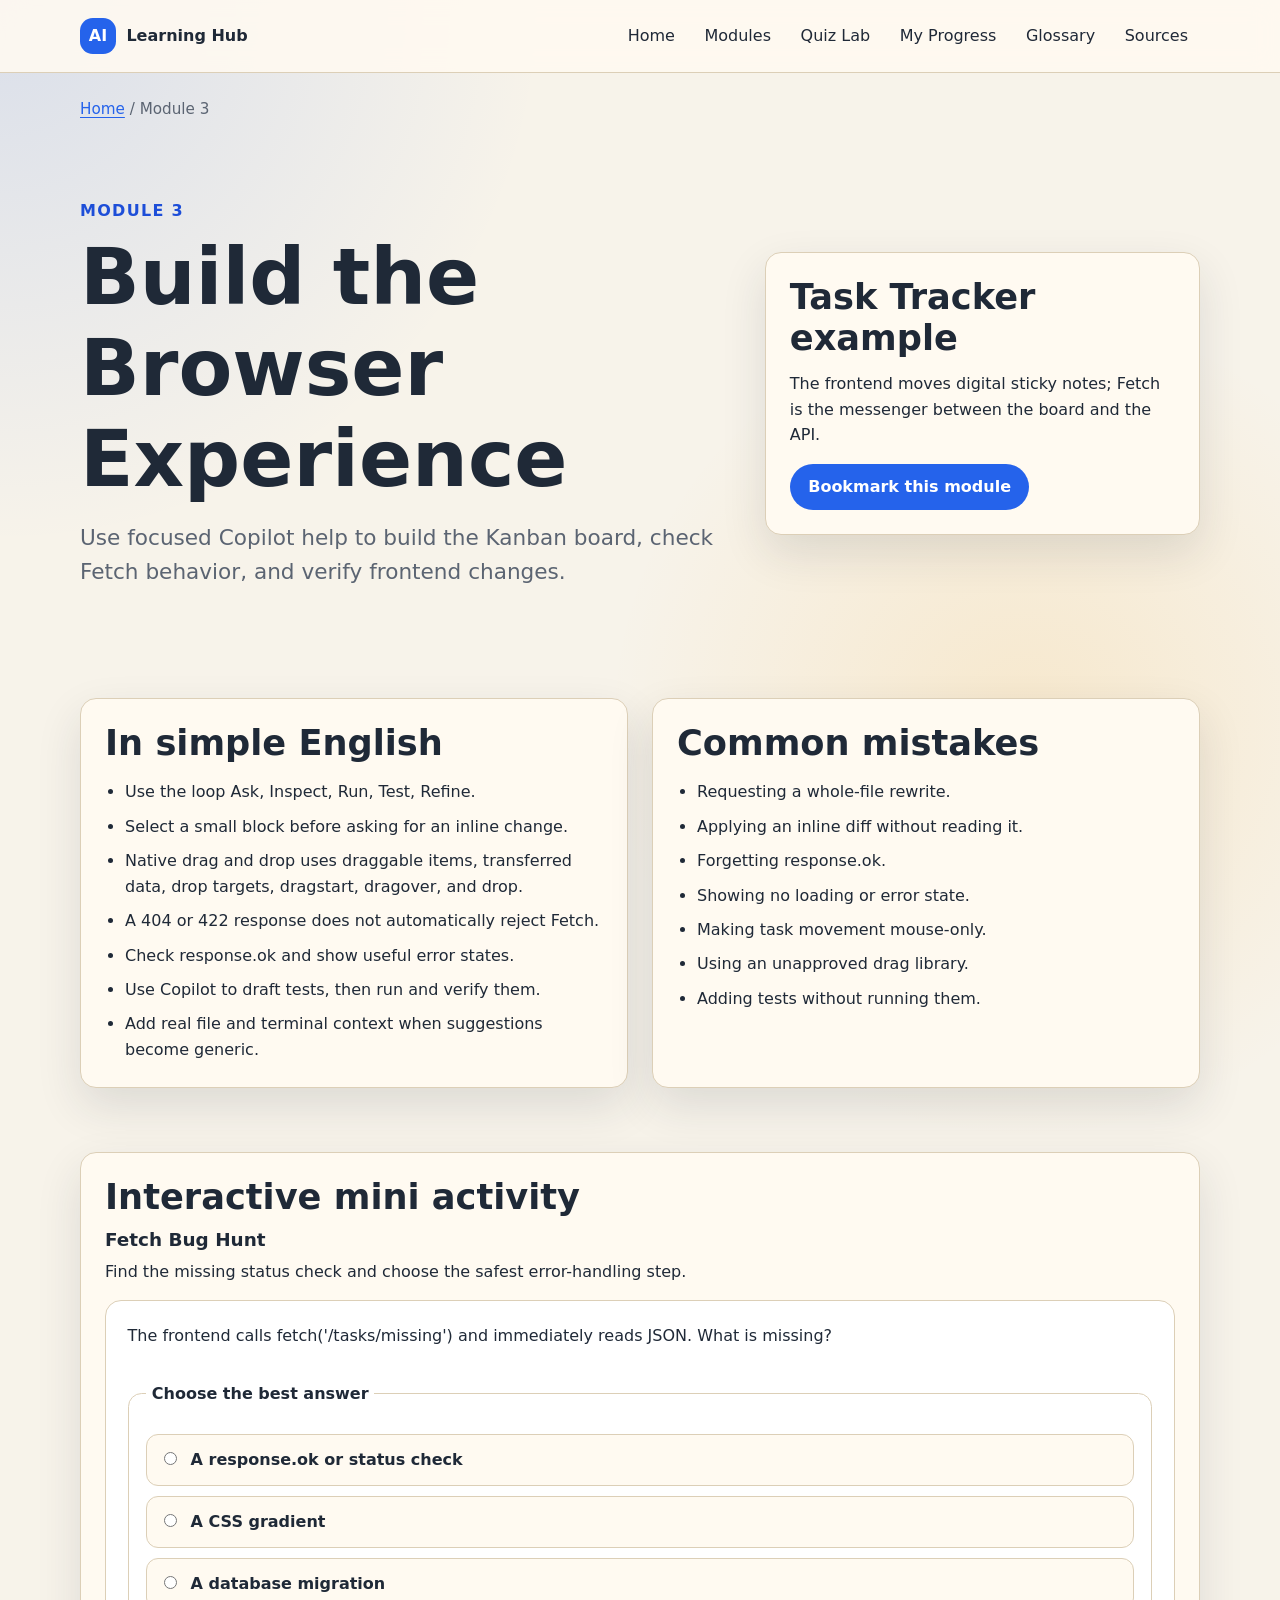
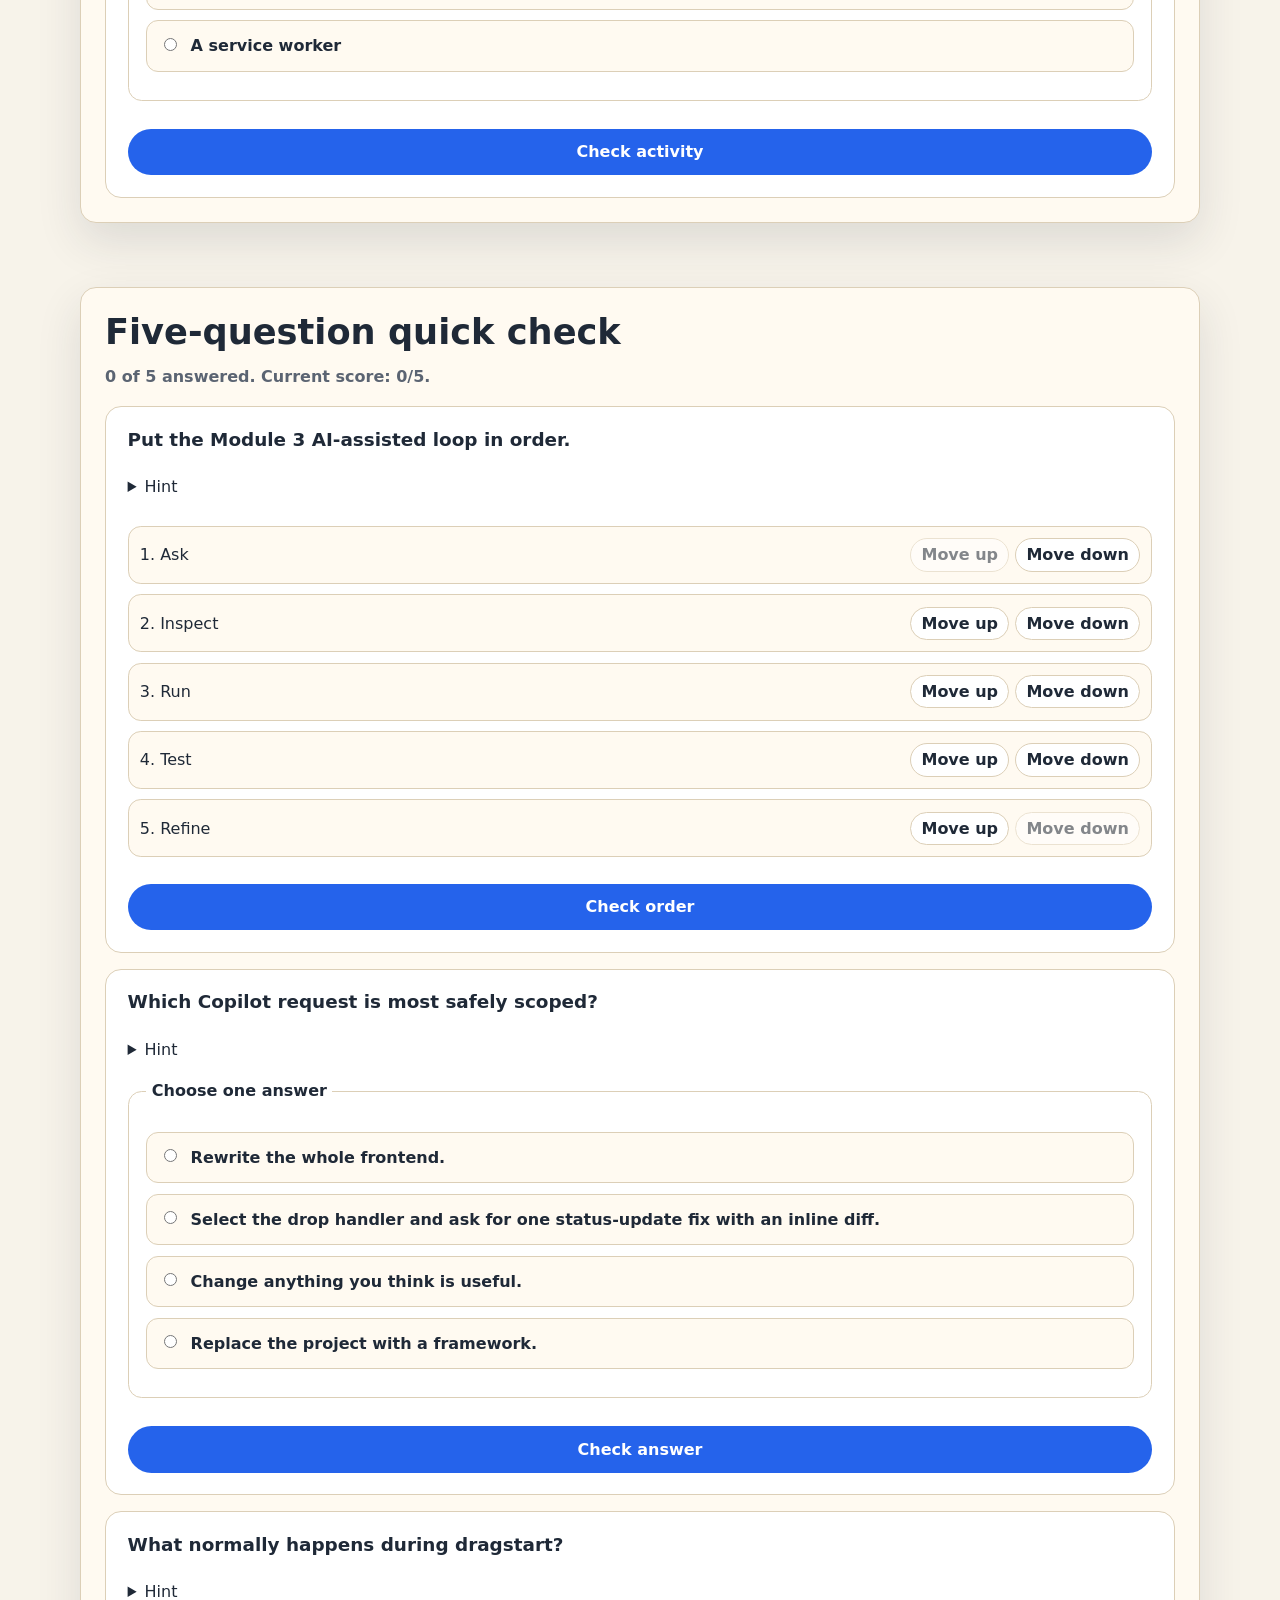
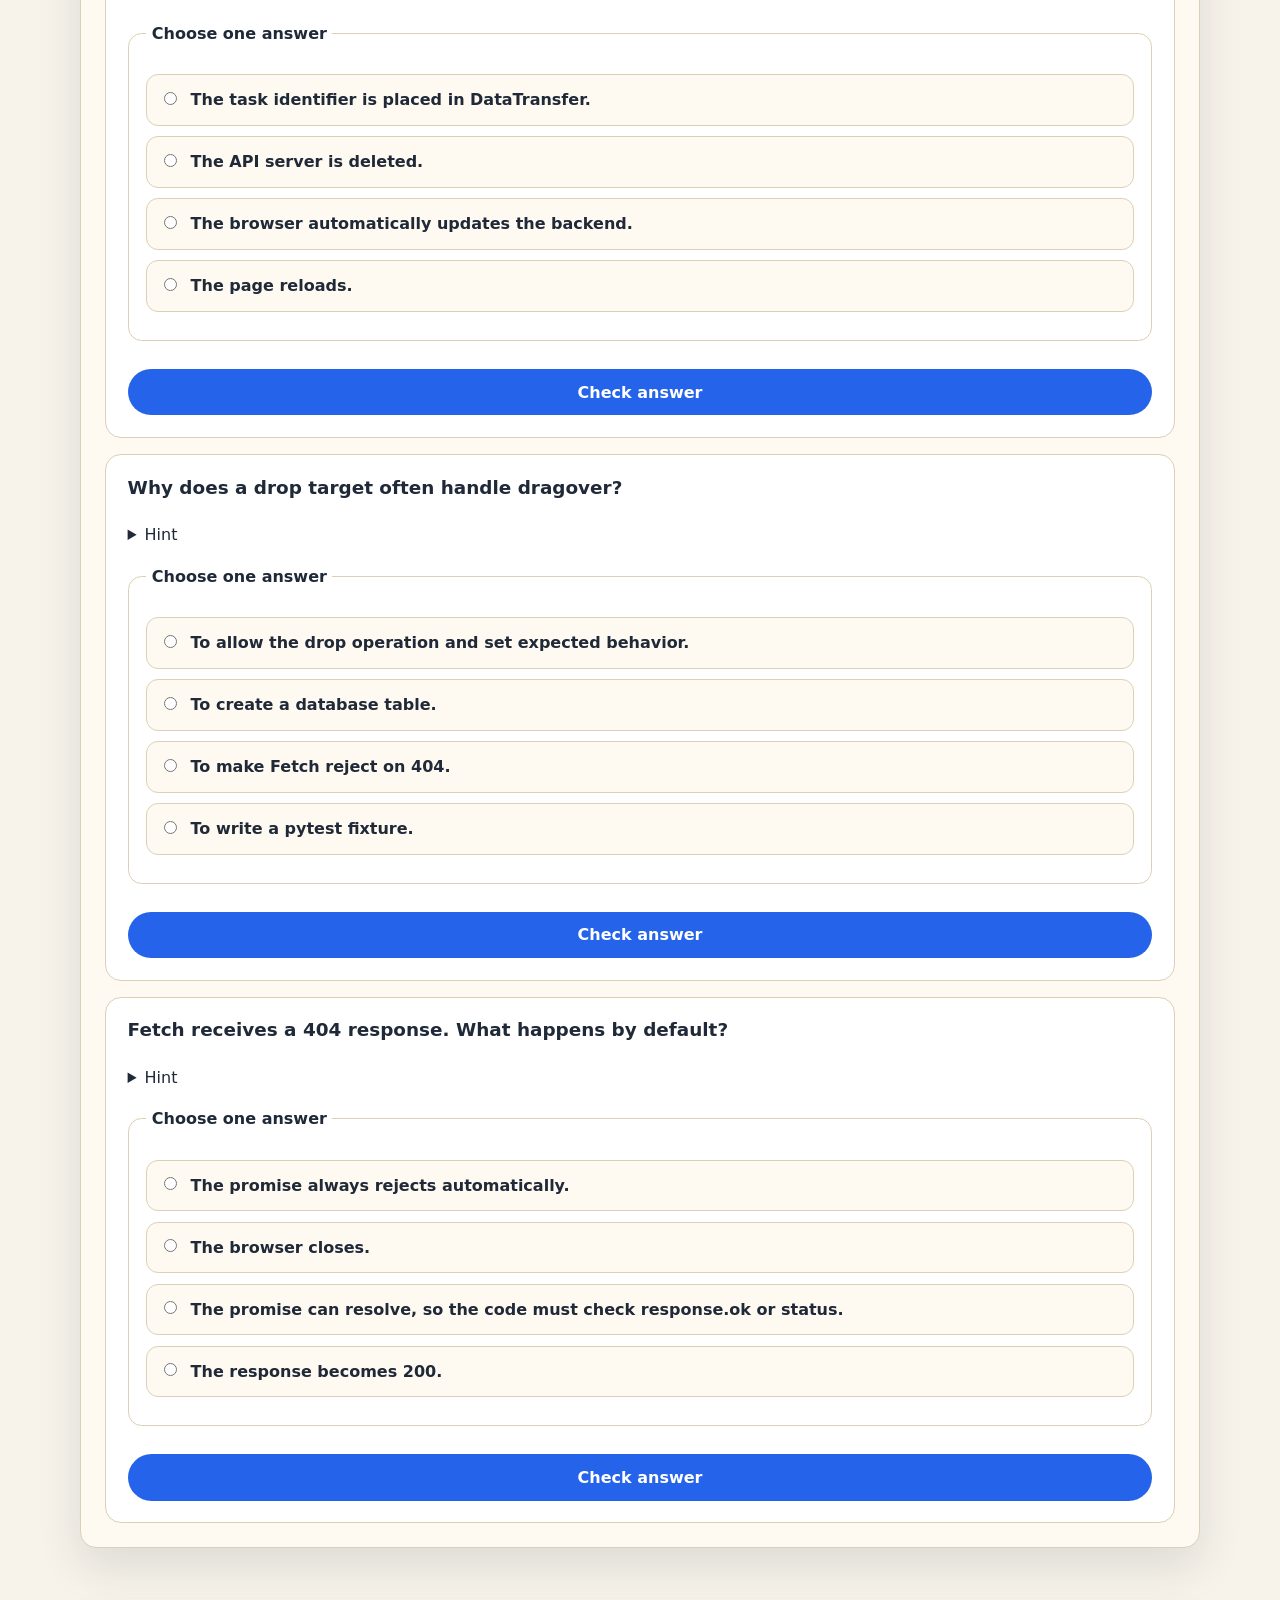
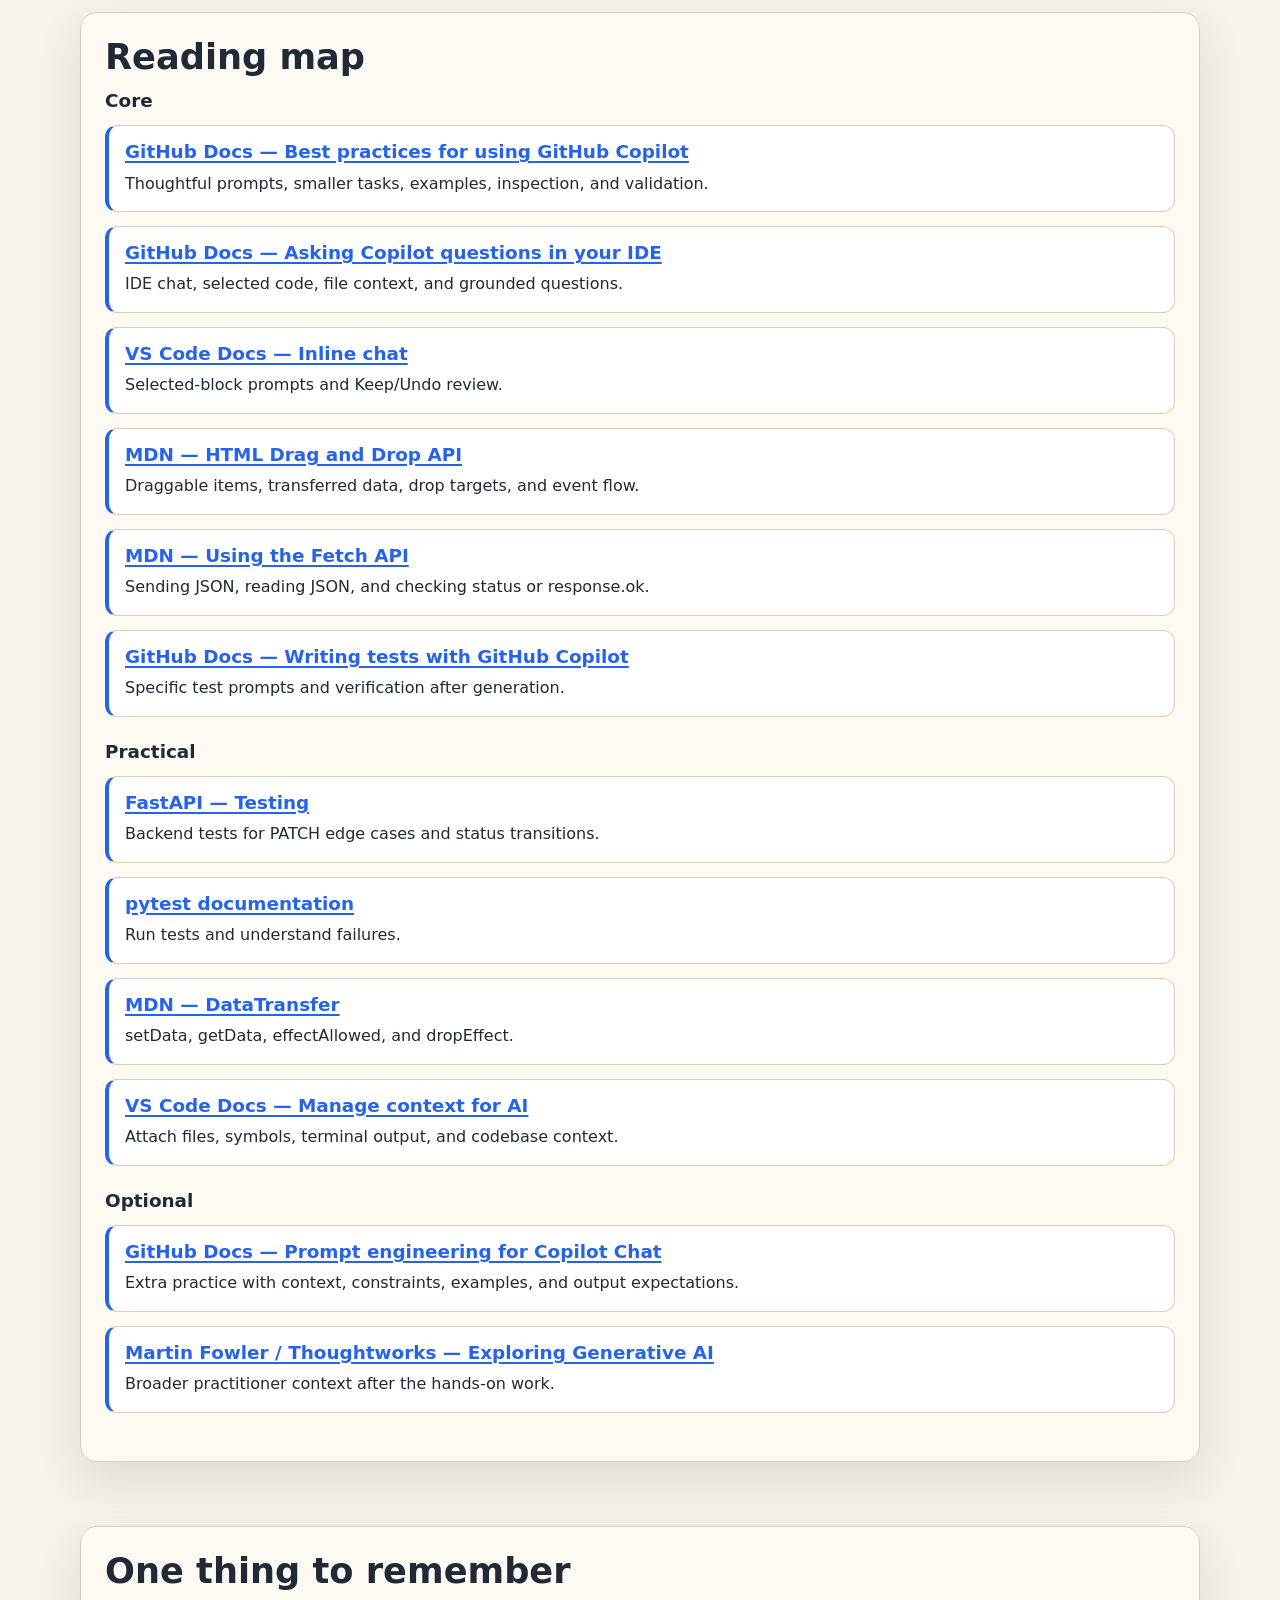
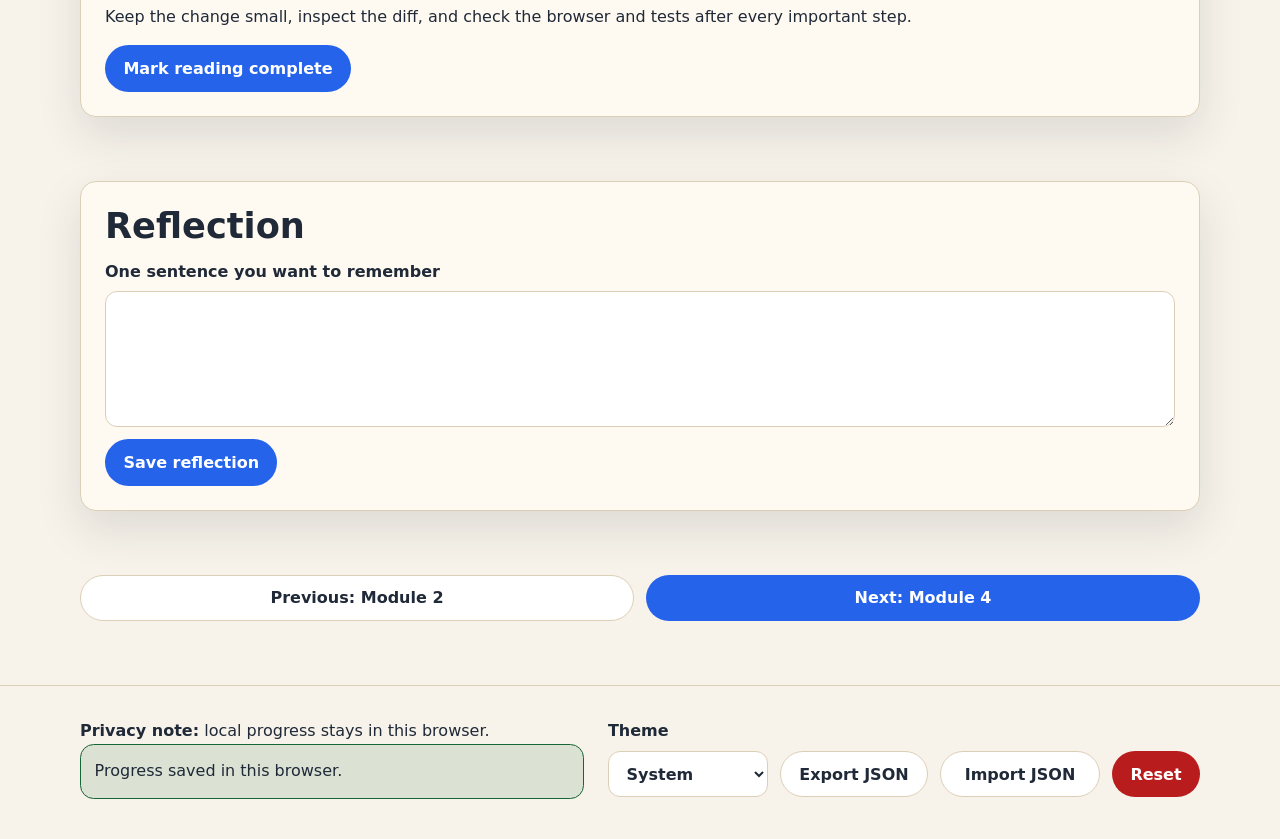
<file: module-3.html>
<!doctype html>
<html lang="en">
<head>
  <meta charset="utf-8">
  <meta name="viewport" content="width=device-width, initial-scale=1">
  <title>Module 3 - Build the Browser Experience</title>
  <link rel="icon" href="./assets/icons/favicon.svg" type="image/svg+xml">
  <link rel="stylesheet" href="./assets/css/styles.css">
  <script src="./assets/js/site-content.js" defer></script><script src="./assets/js/quiz-bank.js" defer></script><script src="./assets/js/storage.js" defer></script><script src="./assets/js/common.js" defer></script><script src="./assets/js/module-page.js" defer></script>
</head>
<body>
  <a class="skip-link" href="#main">Skip to main content</a>
  <header class="site-header"><div class="nav-shell"><a class="brand" href="./index.html"><span class="brand-mark" aria-hidden="true">AI</span><span>Learning Hub</span></a><button class="menu-toggle secondary" type="button" data-menu-toggle aria-controls="site-navigation" aria-expanded="false">Menu</button><nav class="site-nav" id="site-navigation" aria-label="Main navigation"><a href="./index.html">Home</a><a href="./index.html#modules">Modules</a><a href="./quiz.html">Quiz Lab</a><a href="./progress.html">My Progress</a><a href="./glossary.html">Glossary</a><a href="./sources.html">Sources</a></nav></div></header>
  <main id="main" class="page-shell" data-module-id="3">
    <p class="breadcrumb"><a href="./index.html">Home</a> / Module 3</p>
    <section class="hero"><div><p class="eyebrow">Module 3</p><h1>Build the Browser Experience</h1><p class="lead" data-module-mission>Use focused Copilot help to build the Kanban board, check Fetch behavior, and verify frontend changes.</p></div><aside class="hero-card"><h2>Task Tracker example</h2><p data-module-analogy>The frontend moves digital sticky notes; Fetch is the messenger between the board and the API.</p><button type="button" data-bookmark-page>Bookmark this module</button></aside></section>
    <noscript><div class="noscript">Module 3 covers focused prompts, inline diff review, native drag and drop, Fetch response checks, visible errors, and browser verification.</div></noscript>
    <section class="section grid two"><article class="panel"><h2>In simple English</h2><ul class="content-list" data-simple-overview><li>Use the loop Ask, Inspect, Run, Test, Refine.</li></ul></article><article class="panel"><h2>Common mistakes</h2><ul class="content-list" data-common-mistakes><li>Forgetting response.ok or making task movement mouse-only.</li></ul></article></section>
    <section class="section panel"><h2>Interactive mini activity</h2><div data-activity></div></section>
    <section class="section panel"><h2>Five-question quick check</h2><div data-quick-check></div></section>
    <section class="section panel"><h2>Reading map</h2><div data-reading-map></div></section>
    <section class="section callout"><h2>One thing to remember</h2><p data-key-takeaway>Keep the change small, inspect the diff, and check the browser and tests after every important step.</p><button type="button" data-reading-complete>Mark reading complete</button></section>
    <section class="section panel"><h2>Reflection</h2><label for="reflection">One sentence you want to remember<textarea id="reflection" data-reflection-input maxlength="400"></textarea></label><button type="button" data-reflection-save>Save reflection</button></section>
    <nav class="module-nav" aria-label="Module navigation"><a class="button secondary" href="./module-2.html">Previous: Module 2</a><a class="button" href="./module-4.html">Next: Module 4</a></nav>
  </main>
  <footer class="site-footer"><div class="footer-shell"><div><strong>Privacy note:</strong> local progress stays in this browser.<div data-storage-status class="feedback" role="status" aria-live="polite"></div></div><div class="footer-actions"><label for="theme-select"><span>Theme</span><select id="theme-select" data-theme-select><option value="system">System</option><option value="light">Light</option><option value="dark">Dark</option></select></label><button type="button" class="secondary" data-action="export-progress">Export JSON</button><label class="button secondary" for="import-progress">Import JSON</label><input class="visually-hidden" id="import-progress" type="file" accept="application/json" data-import-progress><button type="button" class="danger" data-action="reset-progress">Reset</button></div></div></footer>
</body>
</html>
</file>
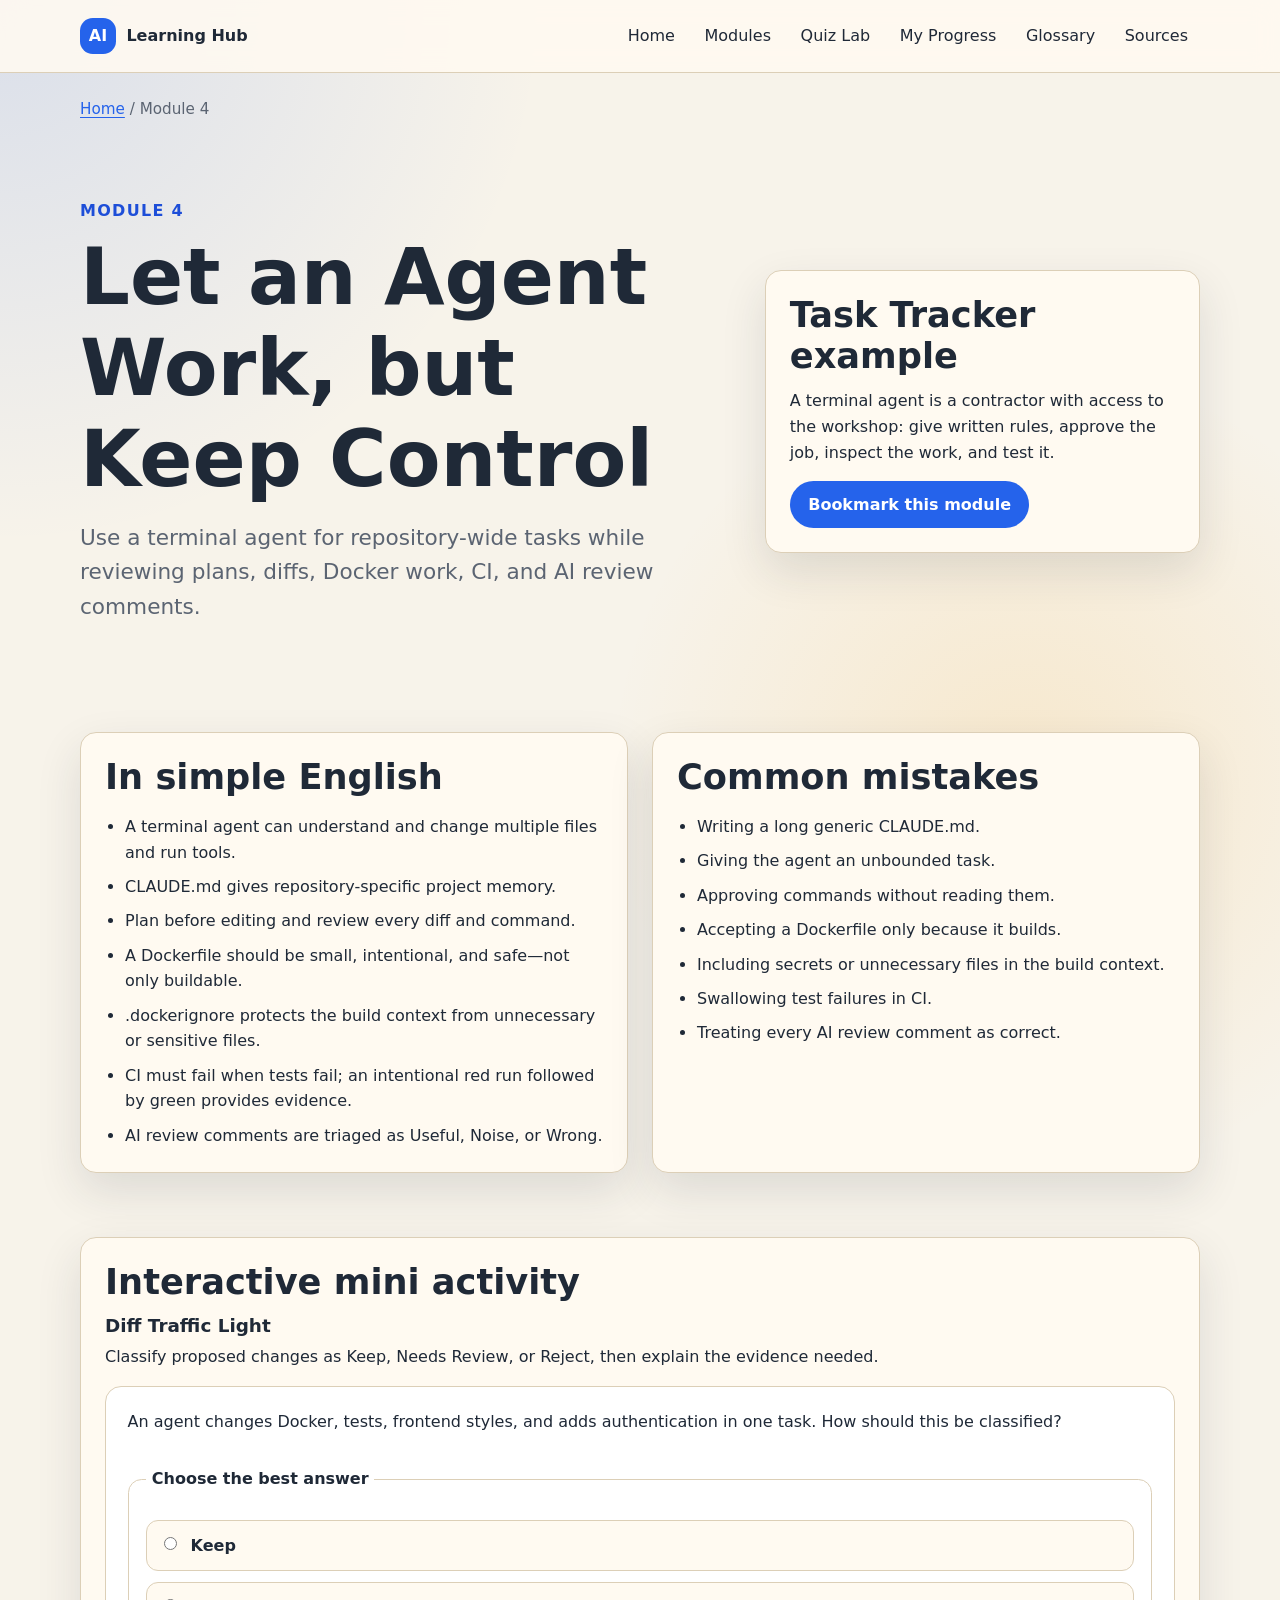
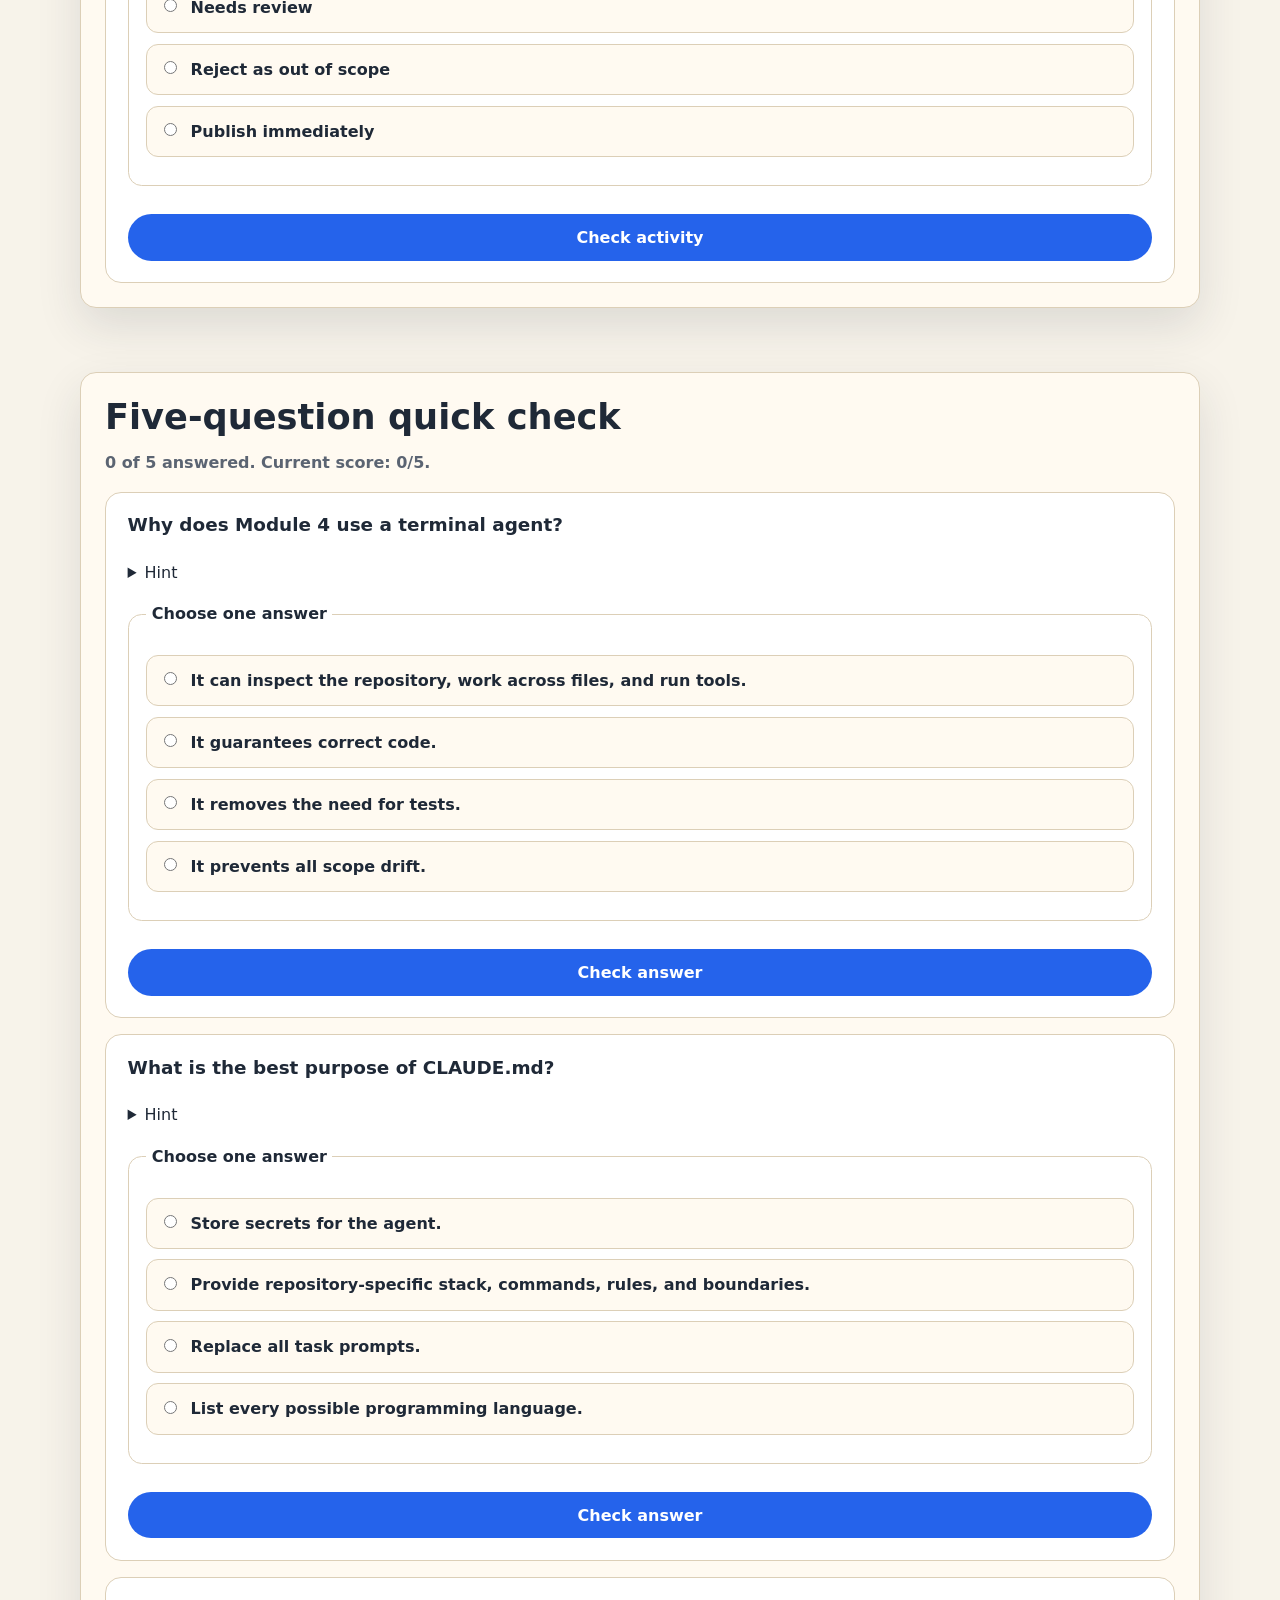
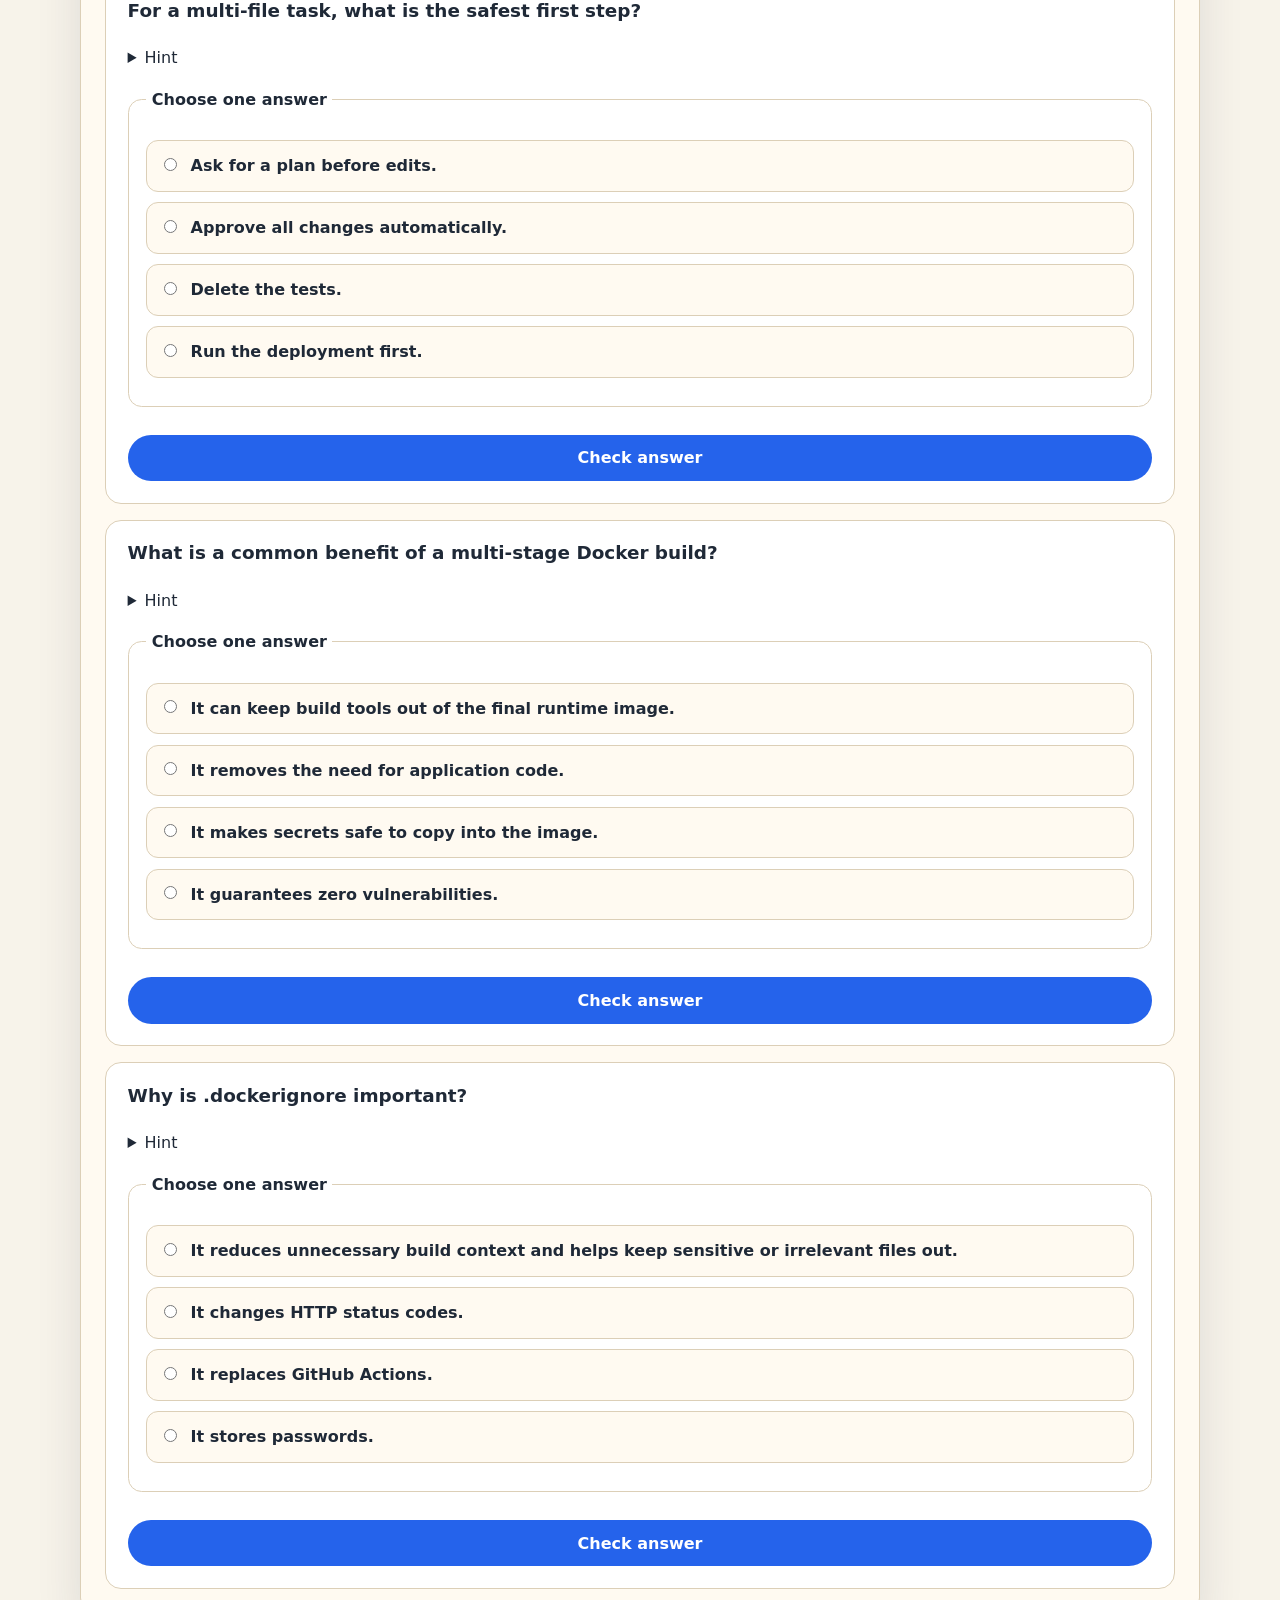
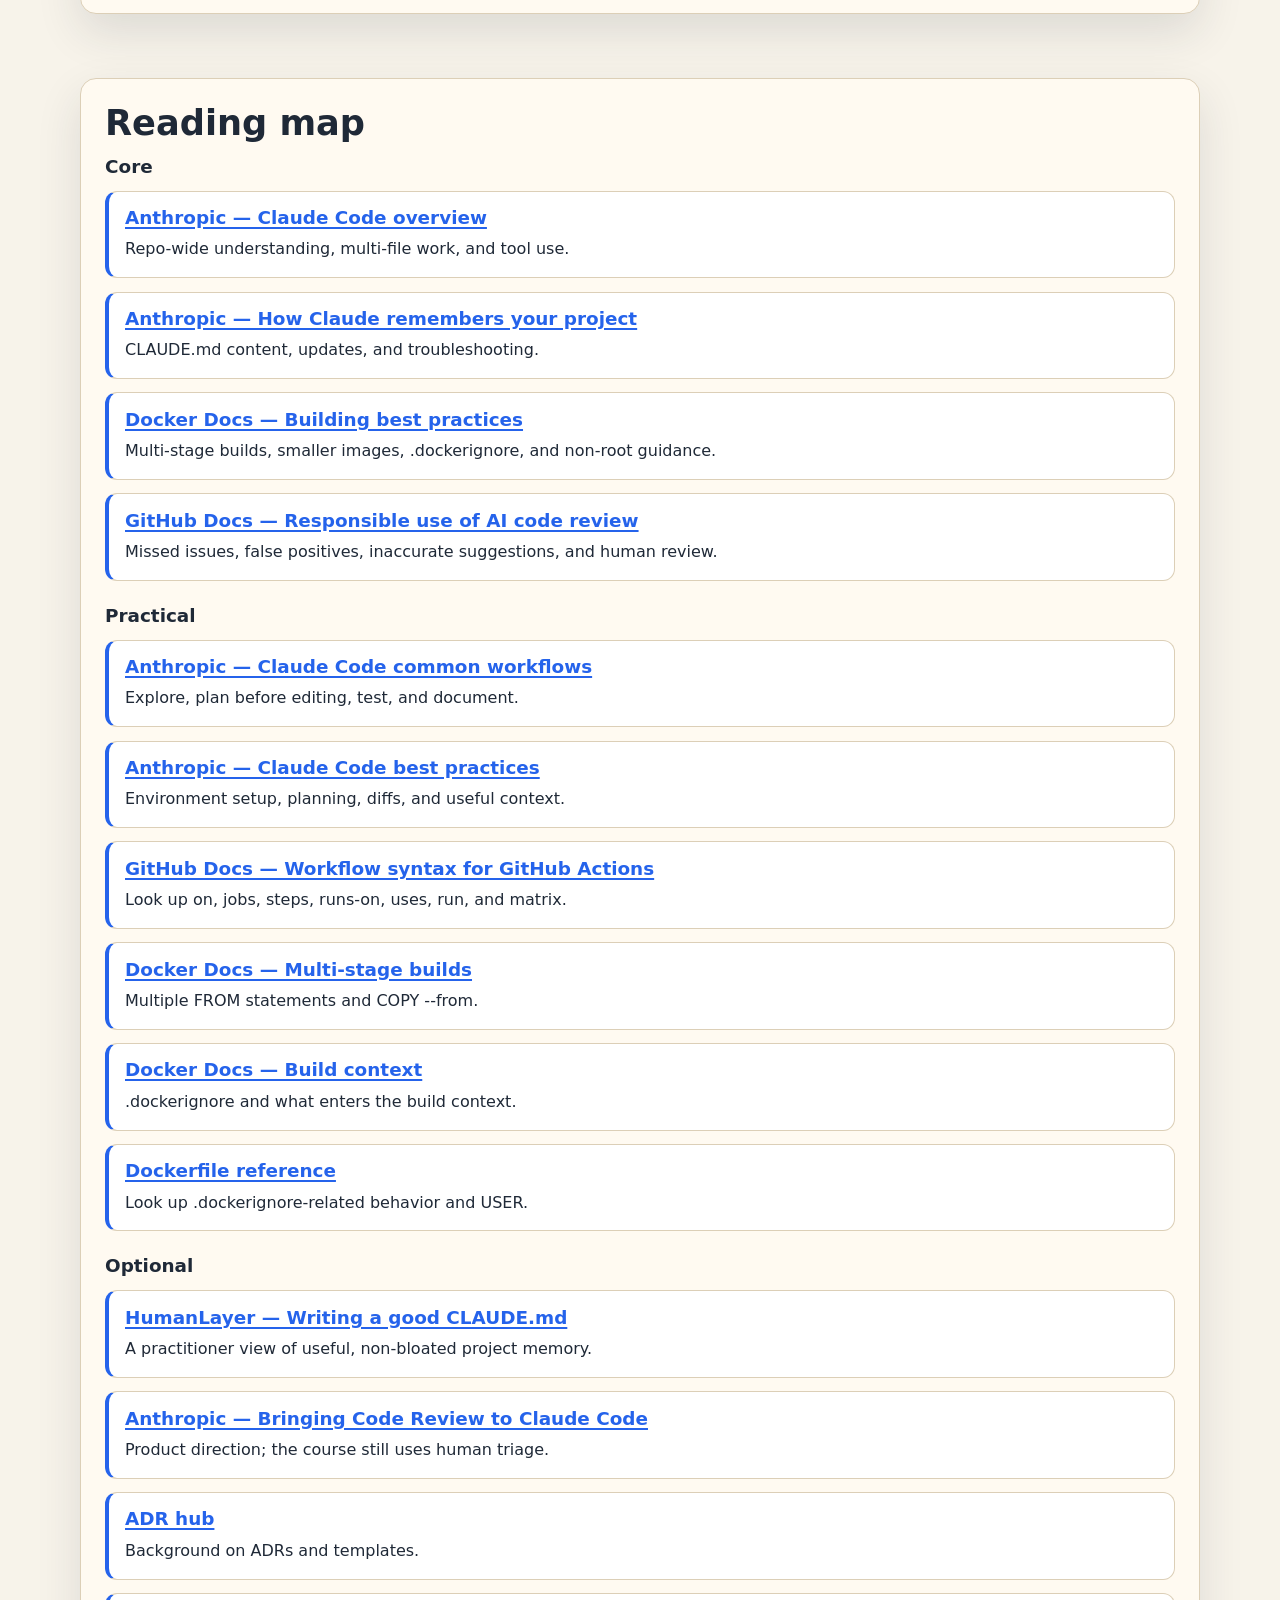
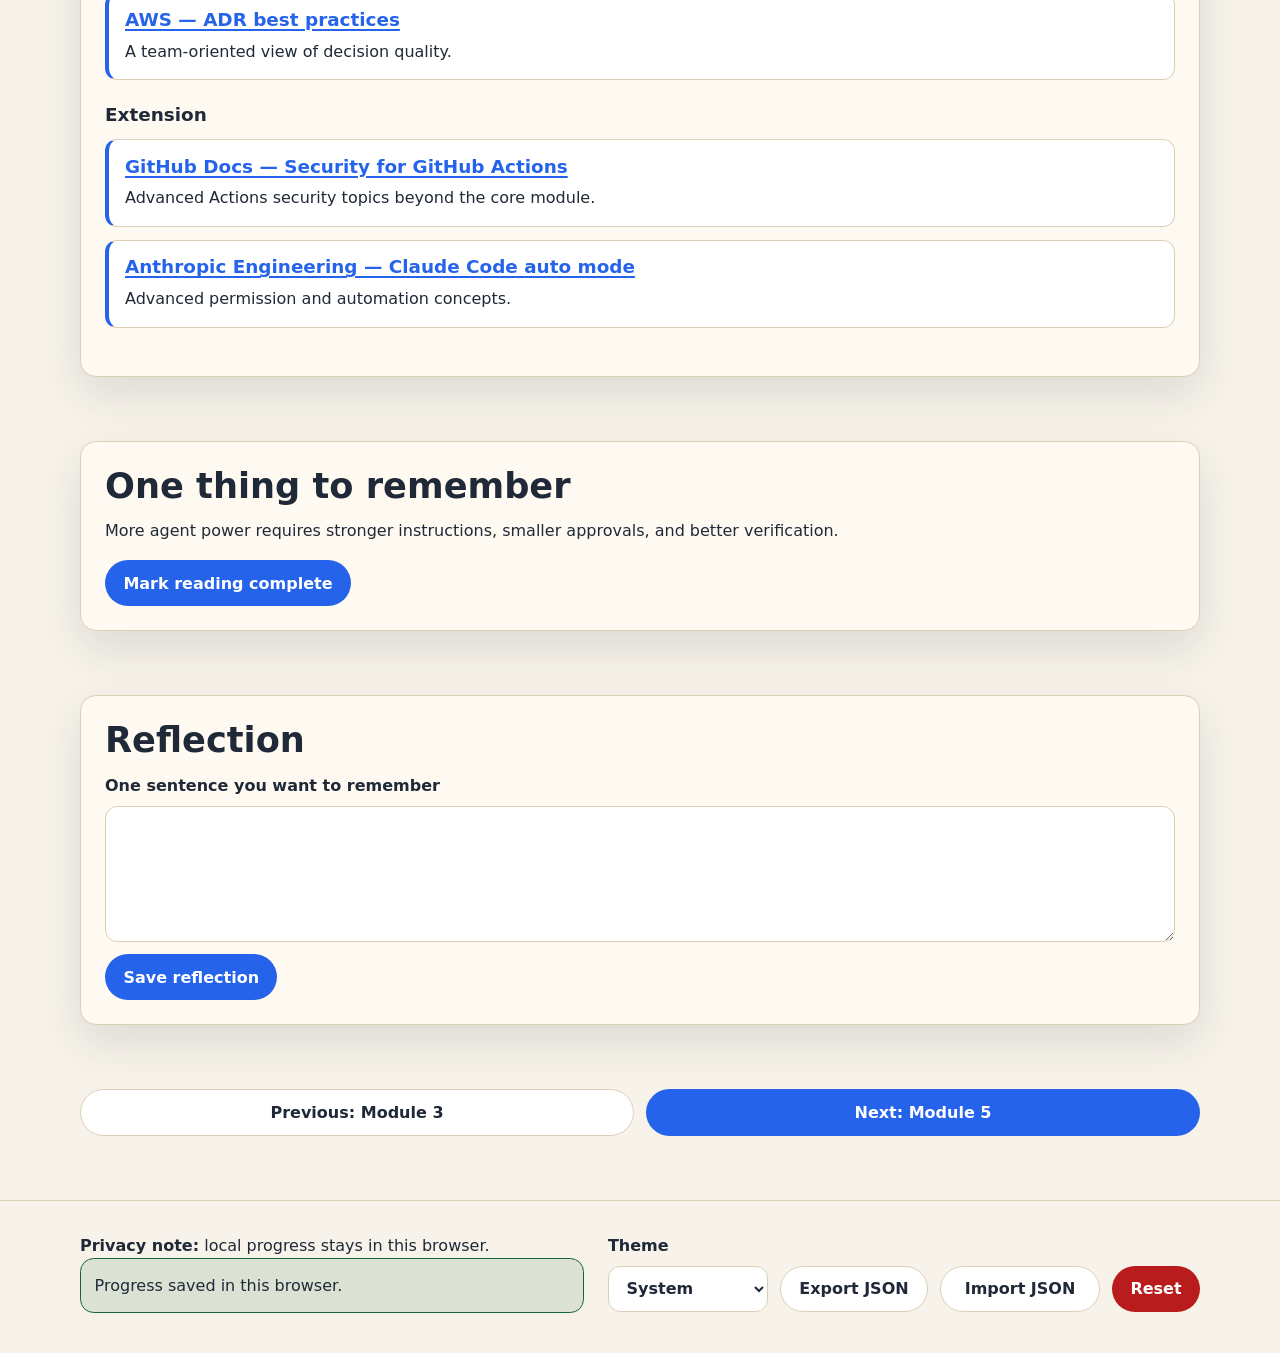
<file: module-4.html>
<!doctype html>
<html lang="en">
<head>
  <meta charset="utf-8">
  <meta name="viewport" content="width=device-width, initial-scale=1">
  <title>Module 4 - Let an Agent Work, but Keep Control</title>
  <link rel="icon" href="./assets/icons/favicon.svg" type="image/svg+xml">
  <link rel="stylesheet" href="./assets/css/styles.css">
  <script src="./assets/js/site-content.js" defer></script><script src="./assets/js/quiz-bank.js" defer></script><script src="./assets/js/storage.js" defer></script><script src="./assets/js/common.js" defer></script><script src="./assets/js/module-page.js" defer></script>
</head>
<body>
  <a class="skip-link" href="#main">Skip to main content</a>
  <header class="site-header"><div class="nav-shell"><a class="brand" href="./index.html"><span class="brand-mark" aria-hidden="true">AI</span><span>Learning Hub</span></a><button class="menu-toggle secondary" type="button" data-menu-toggle aria-controls="site-navigation" aria-expanded="false">Menu</button><nav class="site-nav" id="site-navigation" aria-label="Main navigation"><a href="./index.html">Home</a><a href="./index.html#modules">Modules</a><a href="./quiz.html">Quiz Lab</a><a href="./progress.html">My Progress</a><a href="./glossary.html">Glossary</a><a href="./sources.html">Sources</a></nav></div></header>
  <main id="main" class="page-shell" data-module-id="4">
    <p class="breadcrumb"><a href="./index.html">Home</a> / Module 4</p>
    <section class="hero"><div><p class="eyebrow">Module 4</p><h1>Let an Agent Work, but Keep Control</h1><p class="lead" data-module-mission>Use a terminal agent for repository-wide tasks while reviewing plans, diffs, Docker work, CI, and AI review comments.</p></div><aside class="hero-card"><h2>Task Tracker example</h2><p data-module-analogy>A terminal agent is a contractor with access to the workshop: give written rules, approve the job, inspect the work, and test it.</p><button type="button" data-bookmark-page>Bookmark this module</button></aside></section>
    <noscript><div class="noscript">Module 4 covers project memory, plan-before-editing, Docker and .dockerignore quality, CI evidence, and AI code-review triage.</div></noscript>
    <section class="section grid two"><article class="panel"><h2>In simple English</h2><ul class="content-list" data-simple-overview><li>A terminal agent can inspect many files, run commands, and make multi-file changes.</li></ul></article><article class="panel"><h2>Common mistakes</h2><ul class="content-list" data-common-mistakes><li>Giving an agent a broad task such as improve everything.</li></ul></article></section>
    <section class="section panel"><h2>Interactive mini activity</h2><div data-activity></div></section>
    <section class="section panel"><h2>Five-question quick check</h2><div data-quick-check></div></section>
    <section class="section panel"><h2>Reading map</h2><div data-reading-map></div></section>
    <section class="section callout"><h2>One thing to remember</h2><p data-key-takeaway>More agent power requires stronger instructions, smaller approvals, and better verification.</p><button type="button" data-reading-complete>Mark reading complete</button></section>
    <section class="section panel"><h2>Reflection</h2><label for="reflection">One sentence you want to remember<textarea id="reflection" data-reflection-input maxlength="400"></textarea></label><button type="button" data-reflection-save>Save reflection</button></section>
    <nav class="module-nav" aria-label="Module navigation"><a class="button secondary" href="./module-3.html">Previous: Module 3</a><a class="button" href="./module-5.html">Next: Module 5</a></nav>
  </main>
  <footer class="site-footer"><div class="footer-shell"><div><strong>Privacy note:</strong> local progress stays in this browser.<div data-storage-status class="feedback" role="status" aria-live="polite"></div></div><div class="footer-actions"><label for="theme-select"><span>Theme</span><select id="theme-select" data-theme-select><option value="system">System</option><option value="light">Light</option><option value="dark">Dark</option></select></label><button type="button" class="secondary" data-action="export-progress">Export JSON</button><label class="button secondary" for="import-progress">Import JSON</label><input class="visually-hidden" id="import-progress" type="file" accept="application/json" data-import-progress><button type="button" class="danger" data-action="reset-progress">Reset</button></div></div></footer>
</body>
</html>
</file>
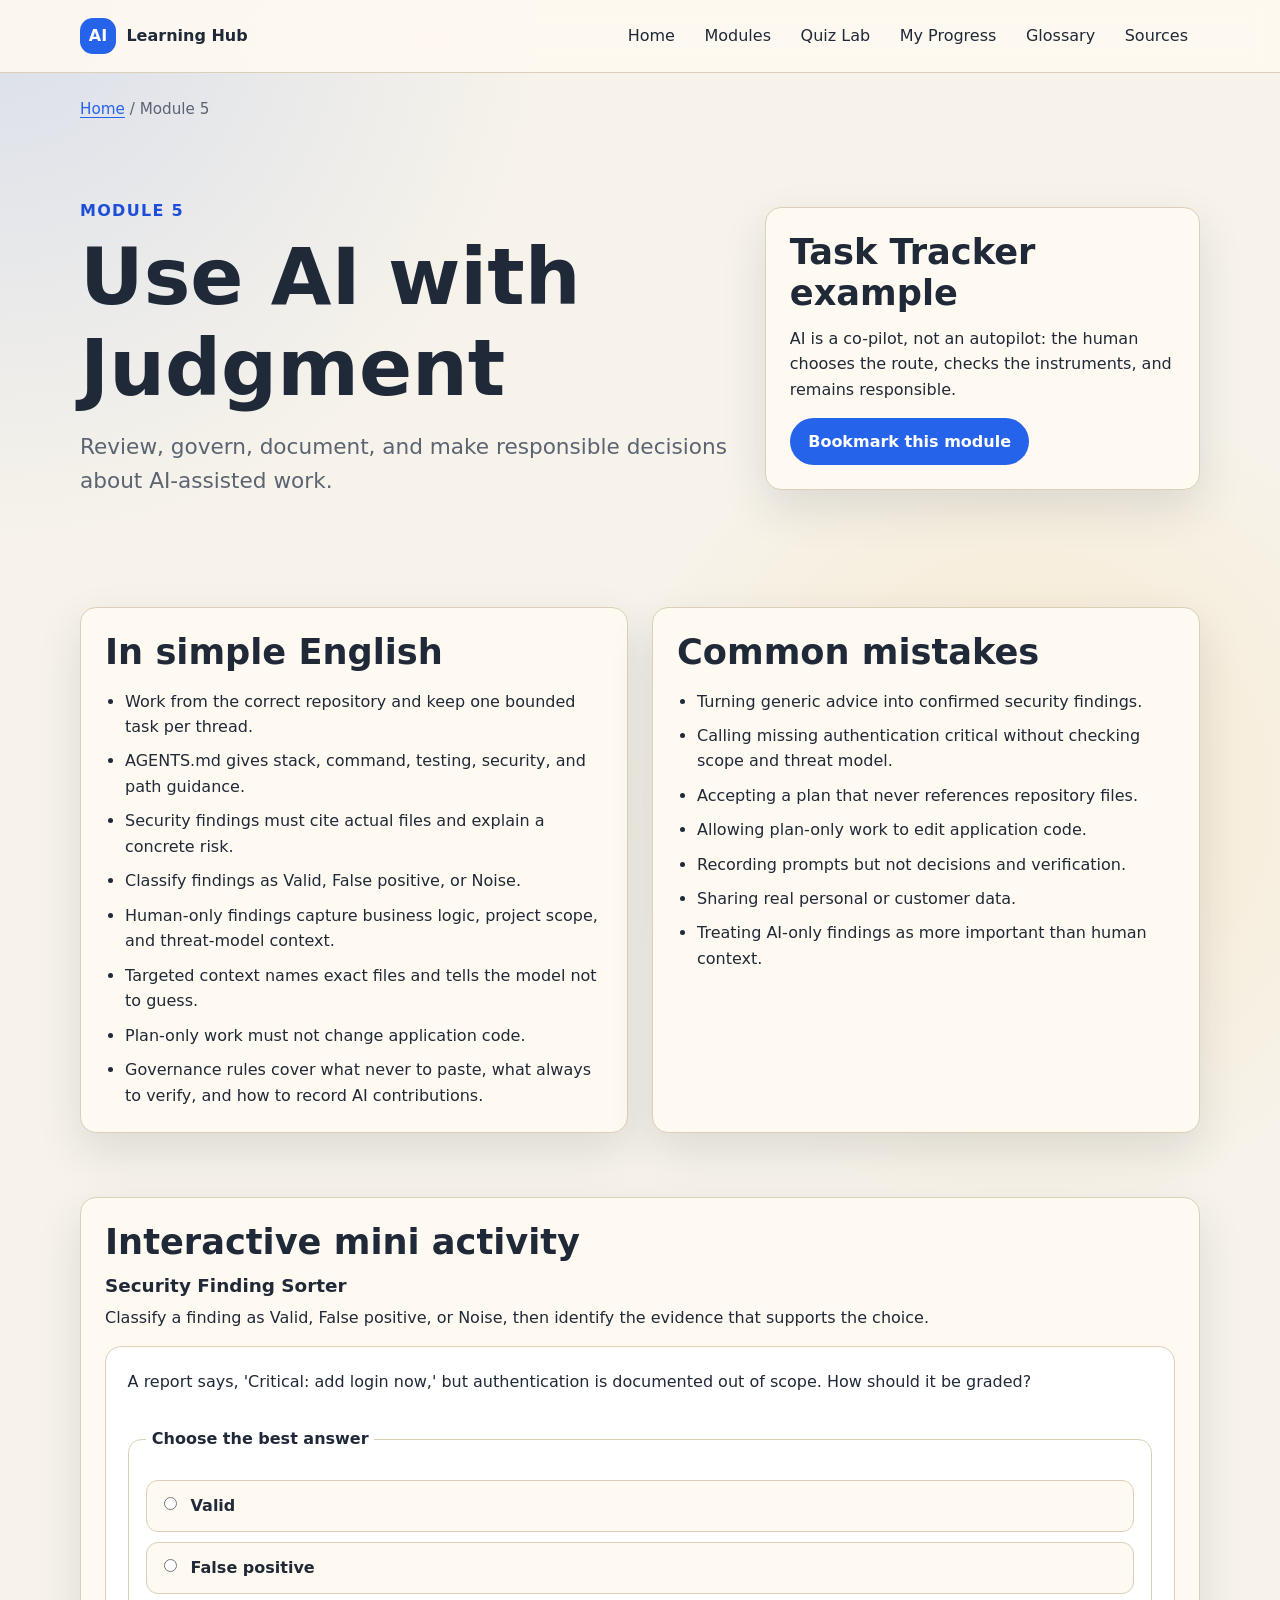
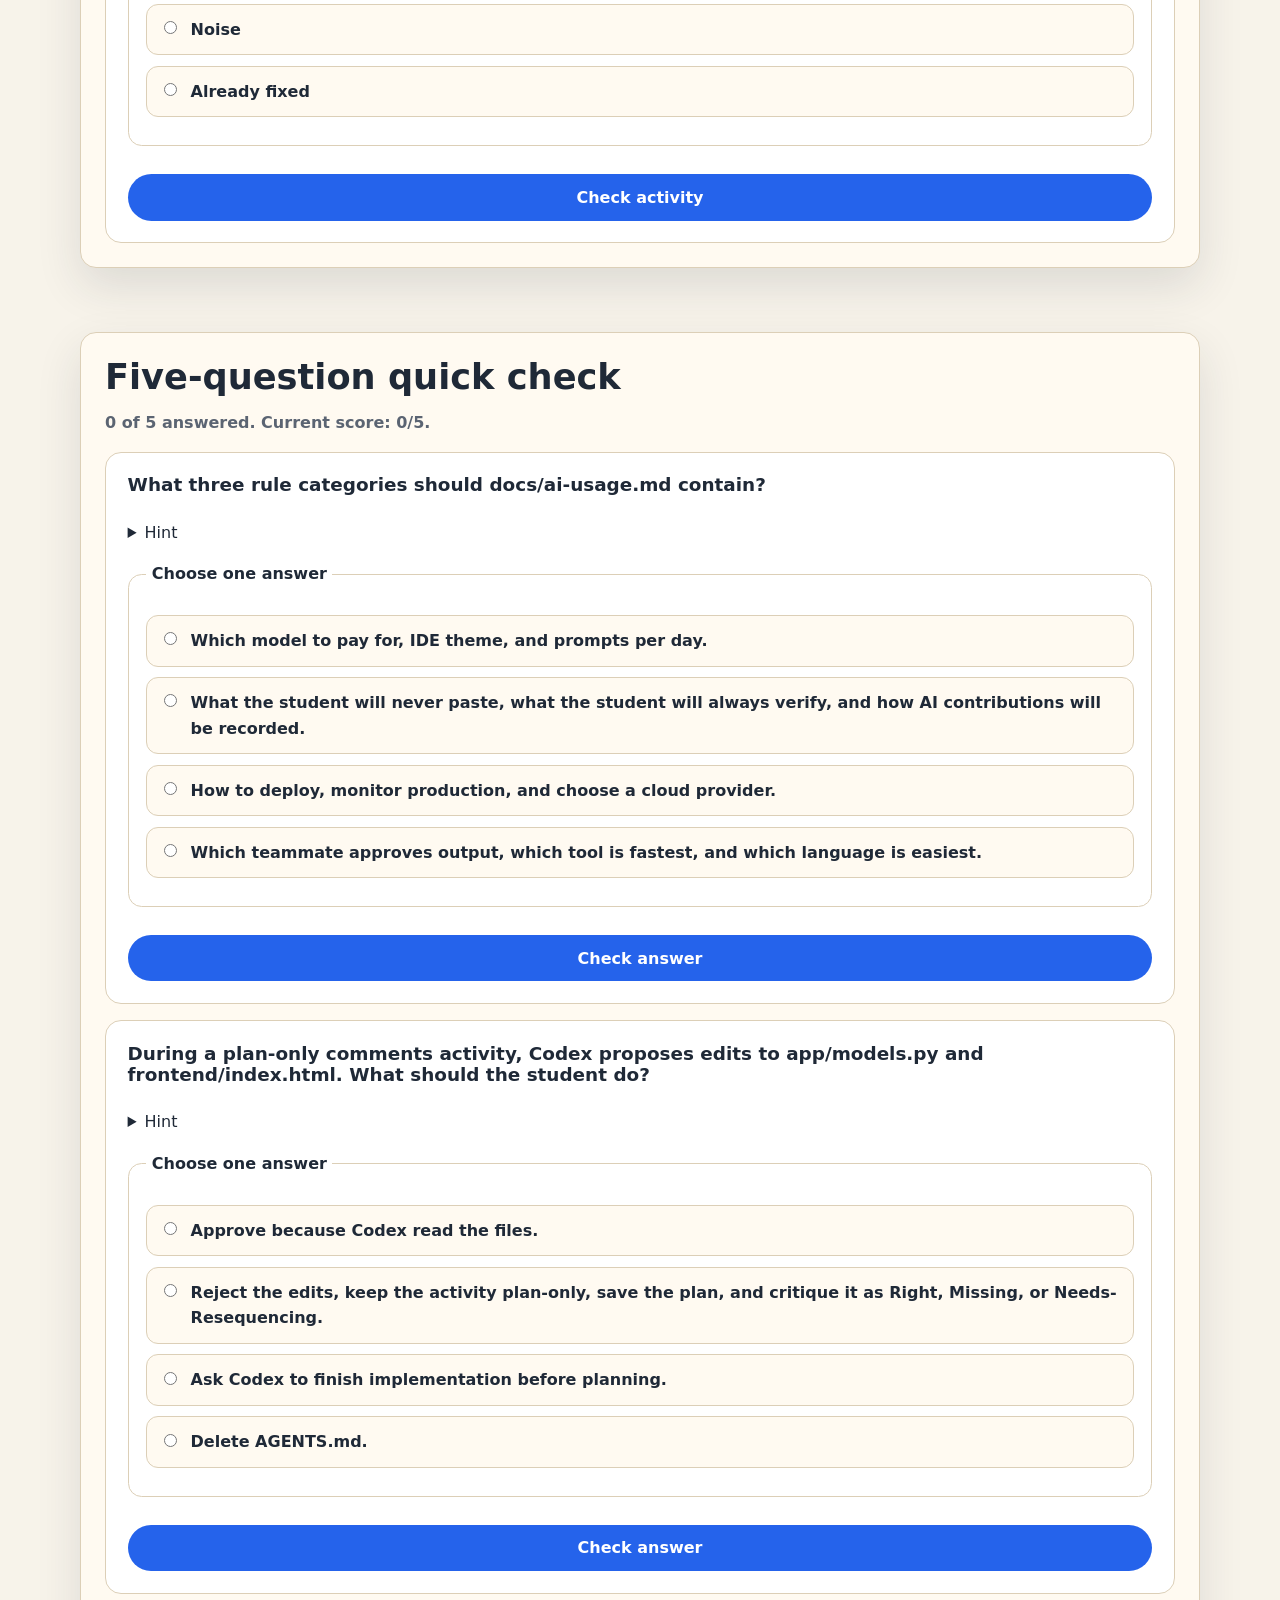
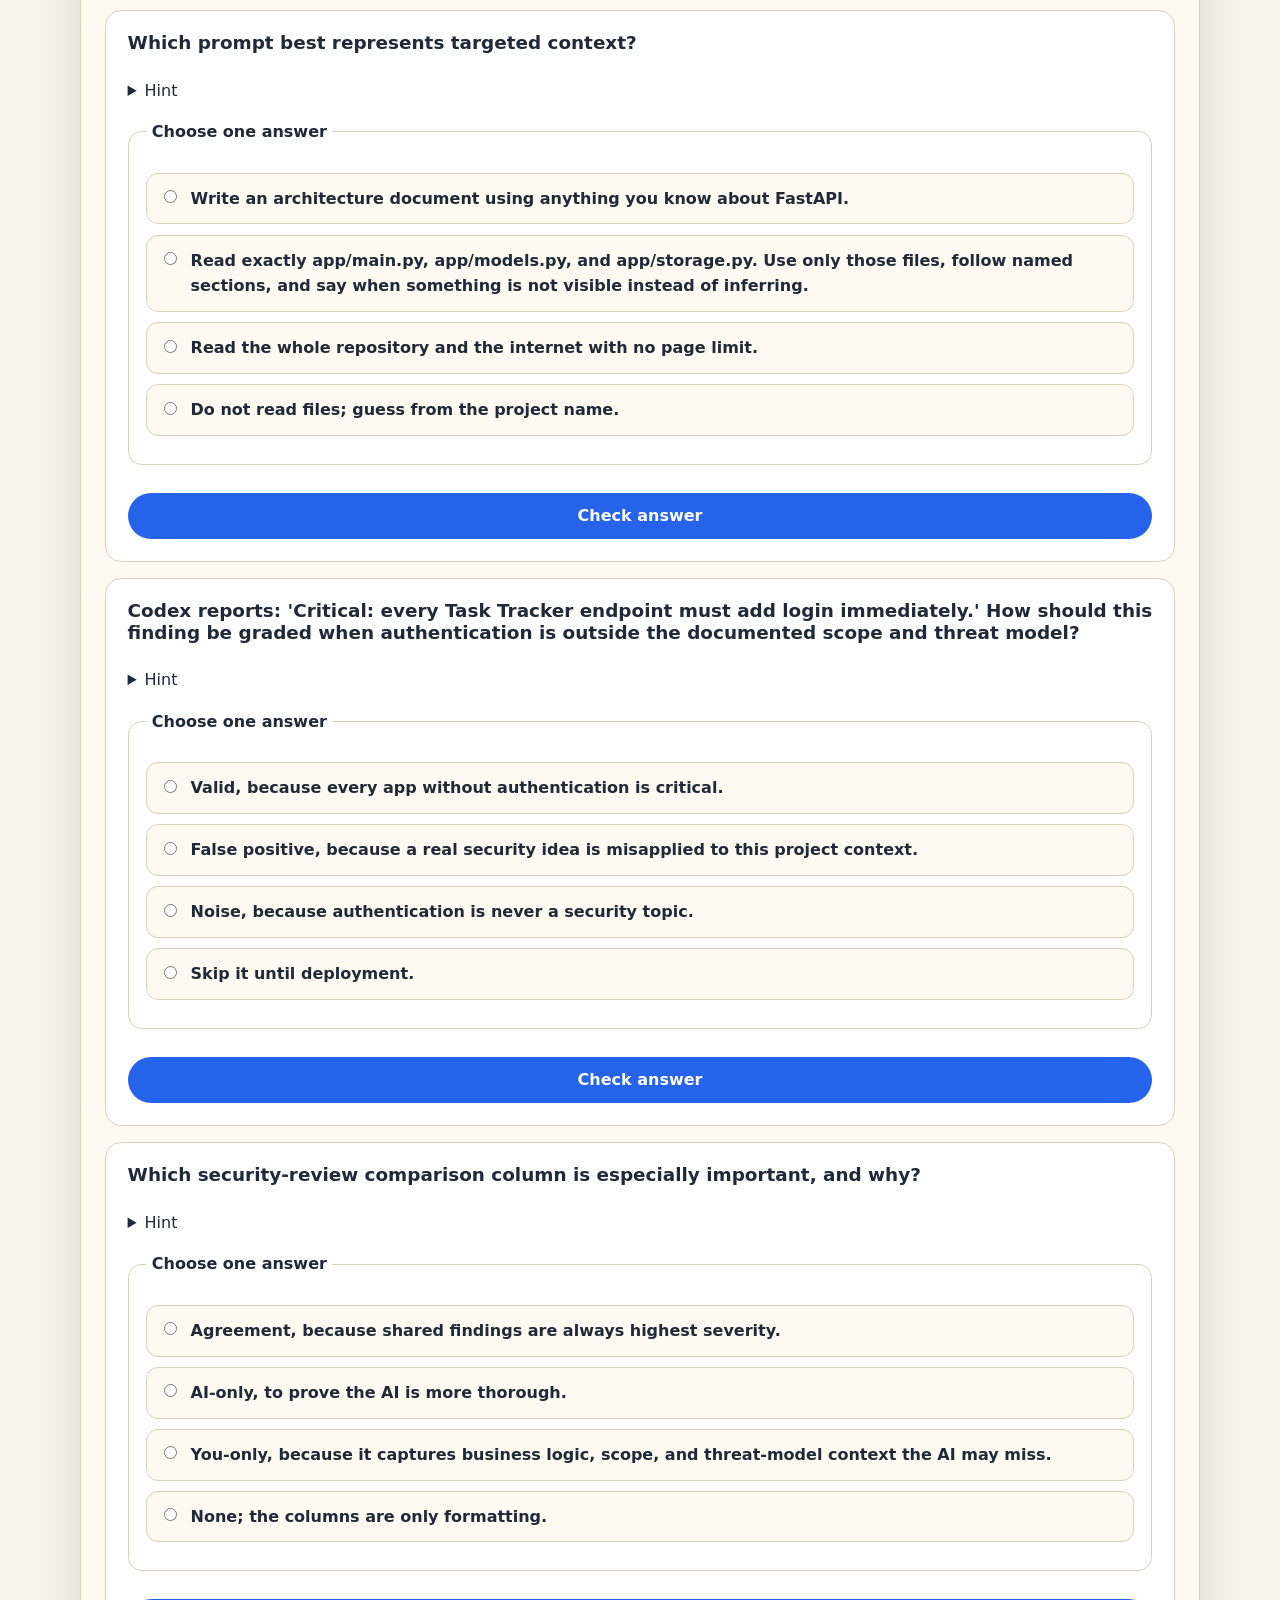
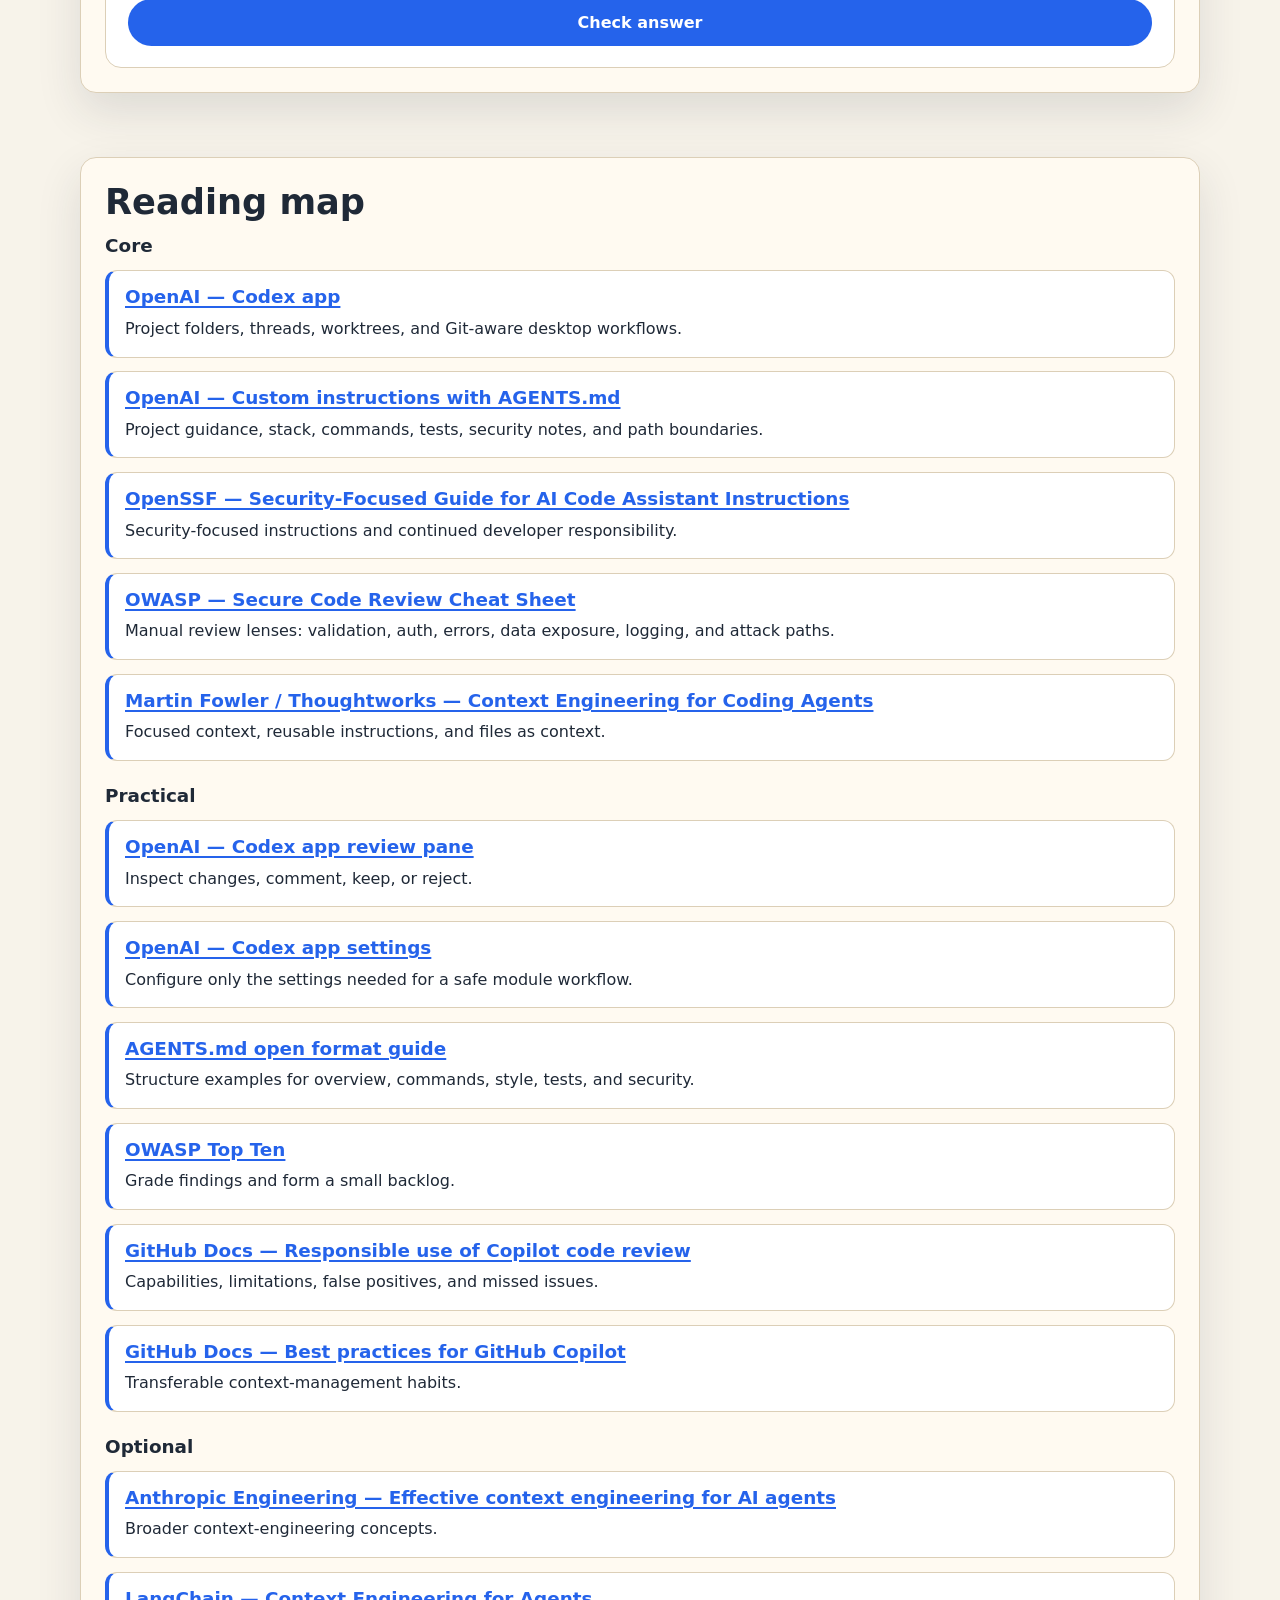
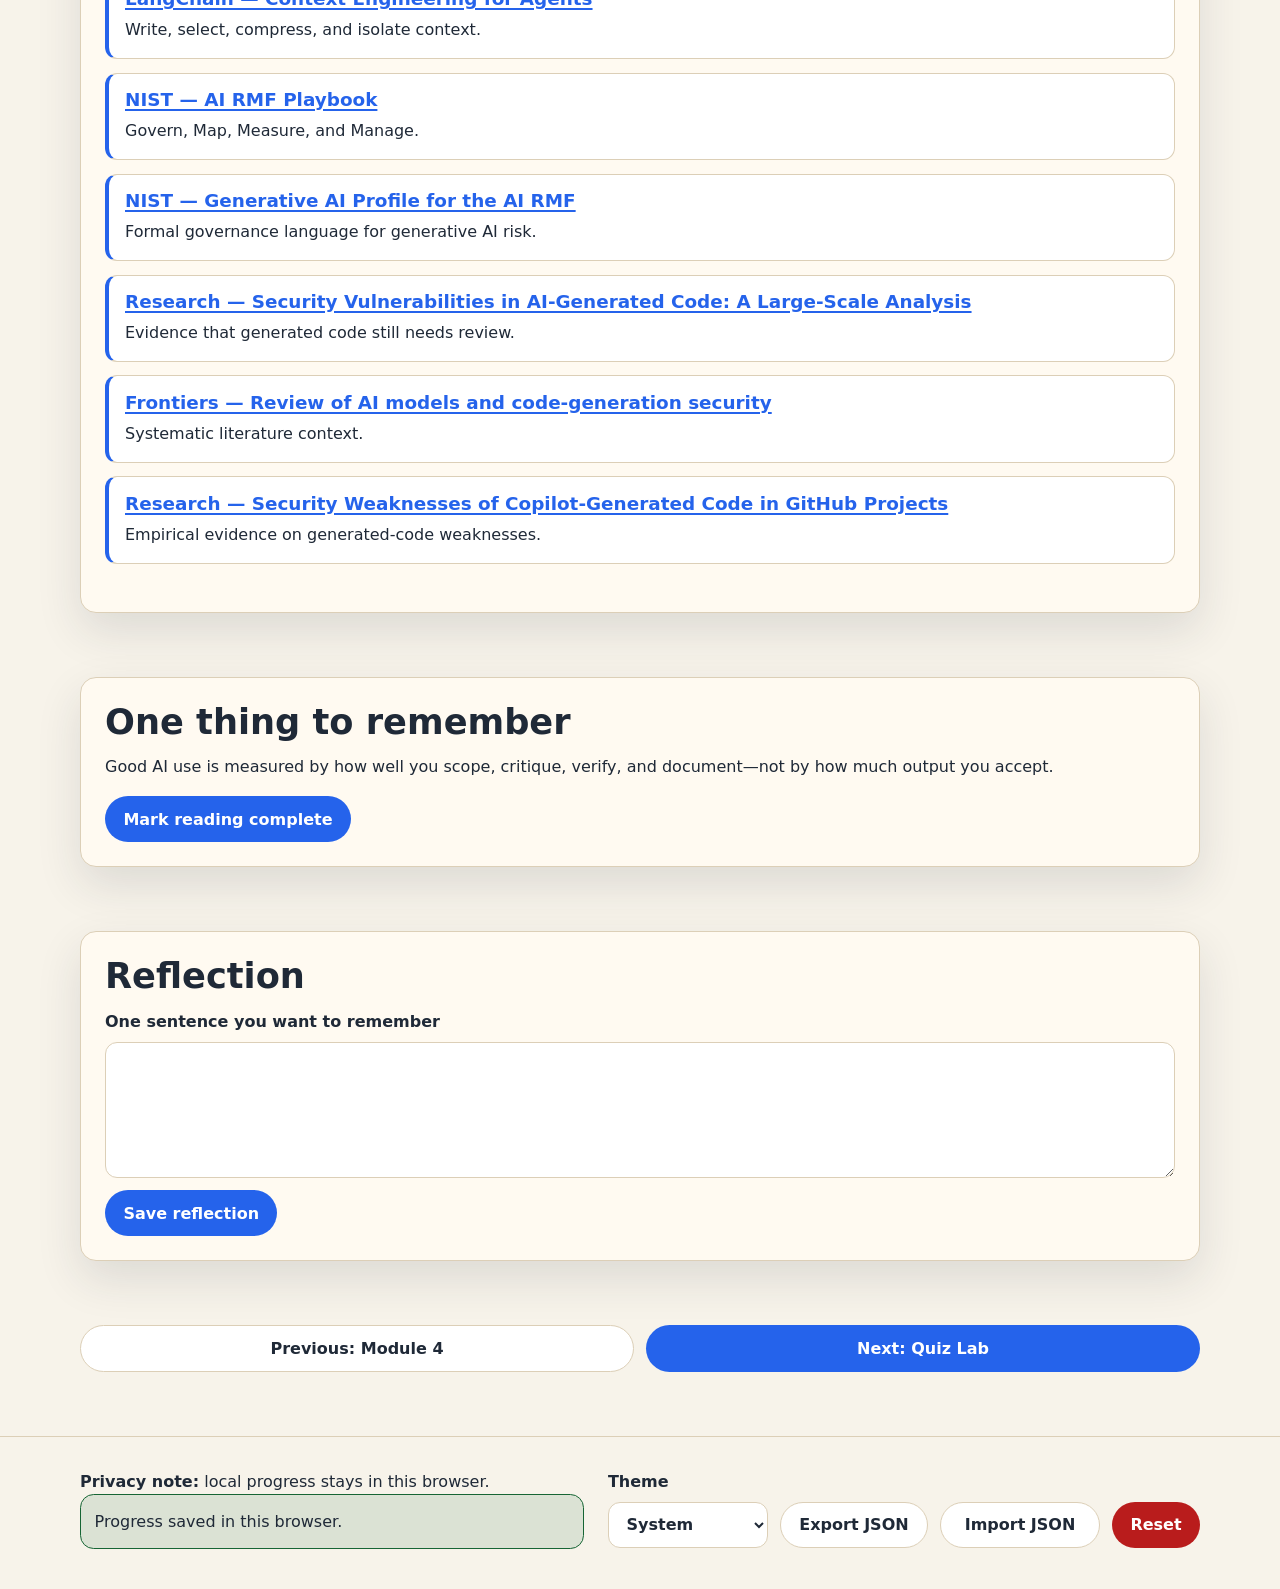
<file: module-5.html>
<!doctype html>
<html lang="en">
<head>
  <meta charset="utf-8">
  <meta name="viewport" content="width=device-width, initial-scale=1">
  <title>Module 5 - Use AI with Judgment</title>
  <link rel="icon" href="./assets/icons/favicon.svg" type="image/svg+xml">
  <link rel="stylesheet" href="./assets/css/styles.css">
  <script src="./assets/js/site-content.js" defer></script><script src="./assets/js/quiz-bank.js" defer></script><script src="./assets/js/storage.js" defer></script><script src="./assets/js/common.js" defer></script><script src="./assets/js/module-page.js" defer></script>
</head>
<body>
  <a class="skip-link" href="#main">Skip to main content</a>
  <header class="site-header"><div class="nav-shell"><a class="brand" href="./index.html"><span class="brand-mark" aria-hidden="true">AI</span><span>Learning Hub</span></a><button class="menu-toggle secondary" type="button" data-menu-toggle aria-controls="site-navigation" aria-expanded="false">Menu</button><nav class="site-nav" id="site-navigation" aria-label="Main navigation"><a href="./index.html">Home</a><a href="./index.html#modules">Modules</a><a href="./quiz.html">Quiz Lab</a><a href="./progress.html">My Progress</a><a href="./glossary.html">Glossary</a><a href="./sources.html">Sources</a></nav></div></header>
  <main id="main" class="page-shell" data-module-id="5">
    <p class="breadcrumb"><a href="./index.html">Home</a> / Module 5</p>
    <section class="hero"><div><p class="eyebrow">Module 5</p><h1>Use AI with Judgment</h1><p class="lead" data-module-mission>Review, govern, document, and make responsible decisions about AI-assisted work.</p></div><aside class="hero-card"><h2>Task Tracker example</h2><p data-module-analogy>AI is a co-pilot, not an autopilot: the human chooses the route, checks the instruments, and remains responsible.</p><button type="button" data-bookmark-page>Bookmark this module</button></aside></section>
    <noscript><div class="noscript">Module 5 covers repo-grounded review, AGENTS.md, security finding grades, targeted context, plan-only work, privacy, and AI-use rules.</div></noscript>
    <section class="section grid two"><article class="panel"><h2>In simple English</h2><ul class="content-list" data-simple-overview><li>Security findings must cite real files and explain a concrete risk.</li></ul></article><article class="panel"><h2>Common mistakes</h2><ul class="content-list" data-common-mistakes><li>Turning generic advice into confirmed findings.</li></ul></article></section>
    <section class="section panel"><h2>Interactive mini activity</h2><div data-activity></div></section>
    <section class="section panel"><h2>Five-question quick check</h2><div data-quick-check></div></section>
    <section class="section panel"><h2>Reading map</h2><div data-reading-map></div></section>
    <section class="section callout"><h2>One thing to remember</h2><p data-key-takeaway>Good AI use is measured by how well you scope, critique, verify, and document, not by how much output you accept.</p><button type="button" data-reading-complete>Mark reading complete</button></section>
    <section class="section panel"><h2>Reflection</h2><label for="reflection">One sentence you want to remember<textarea id="reflection" data-reflection-input maxlength="400"></textarea></label><button type="button" data-reflection-save>Save reflection</button></section>
    <nav class="module-nav" aria-label="Module navigation"><a class="button secondary" href="./module-4.html">Previous: Module 4</a><a class="button" href="./quiz.html">Next: Quiz Lab</a></nav>
  </main>
  <footer class="site-footer"><div class="footer-shell"><div><strong>Privacy note:</strong> local progress stays in this browser.<div data-storage-status class="feedback" role="status" aria-live="polite"></div></div><div class="footer-actions"><label for="theme-select"><span>Theme</span><select id="theme-select" data-theme-select><option value="system">System</option><option value="light">Light</option><option value="dark">Dark</option></select></label><button type="button" class="secondary" data-action="export-progress">Export JSON</button><label class="button secondary" for="import-progress">Import JSON</label><input class="visually-hidden" id="import-progress" type="file" accept="application/json" data-import-progress><button type="button" class="danger" data-action="reset-progress">Reset</button></div></div></footer>
</body>
</html>
</file>
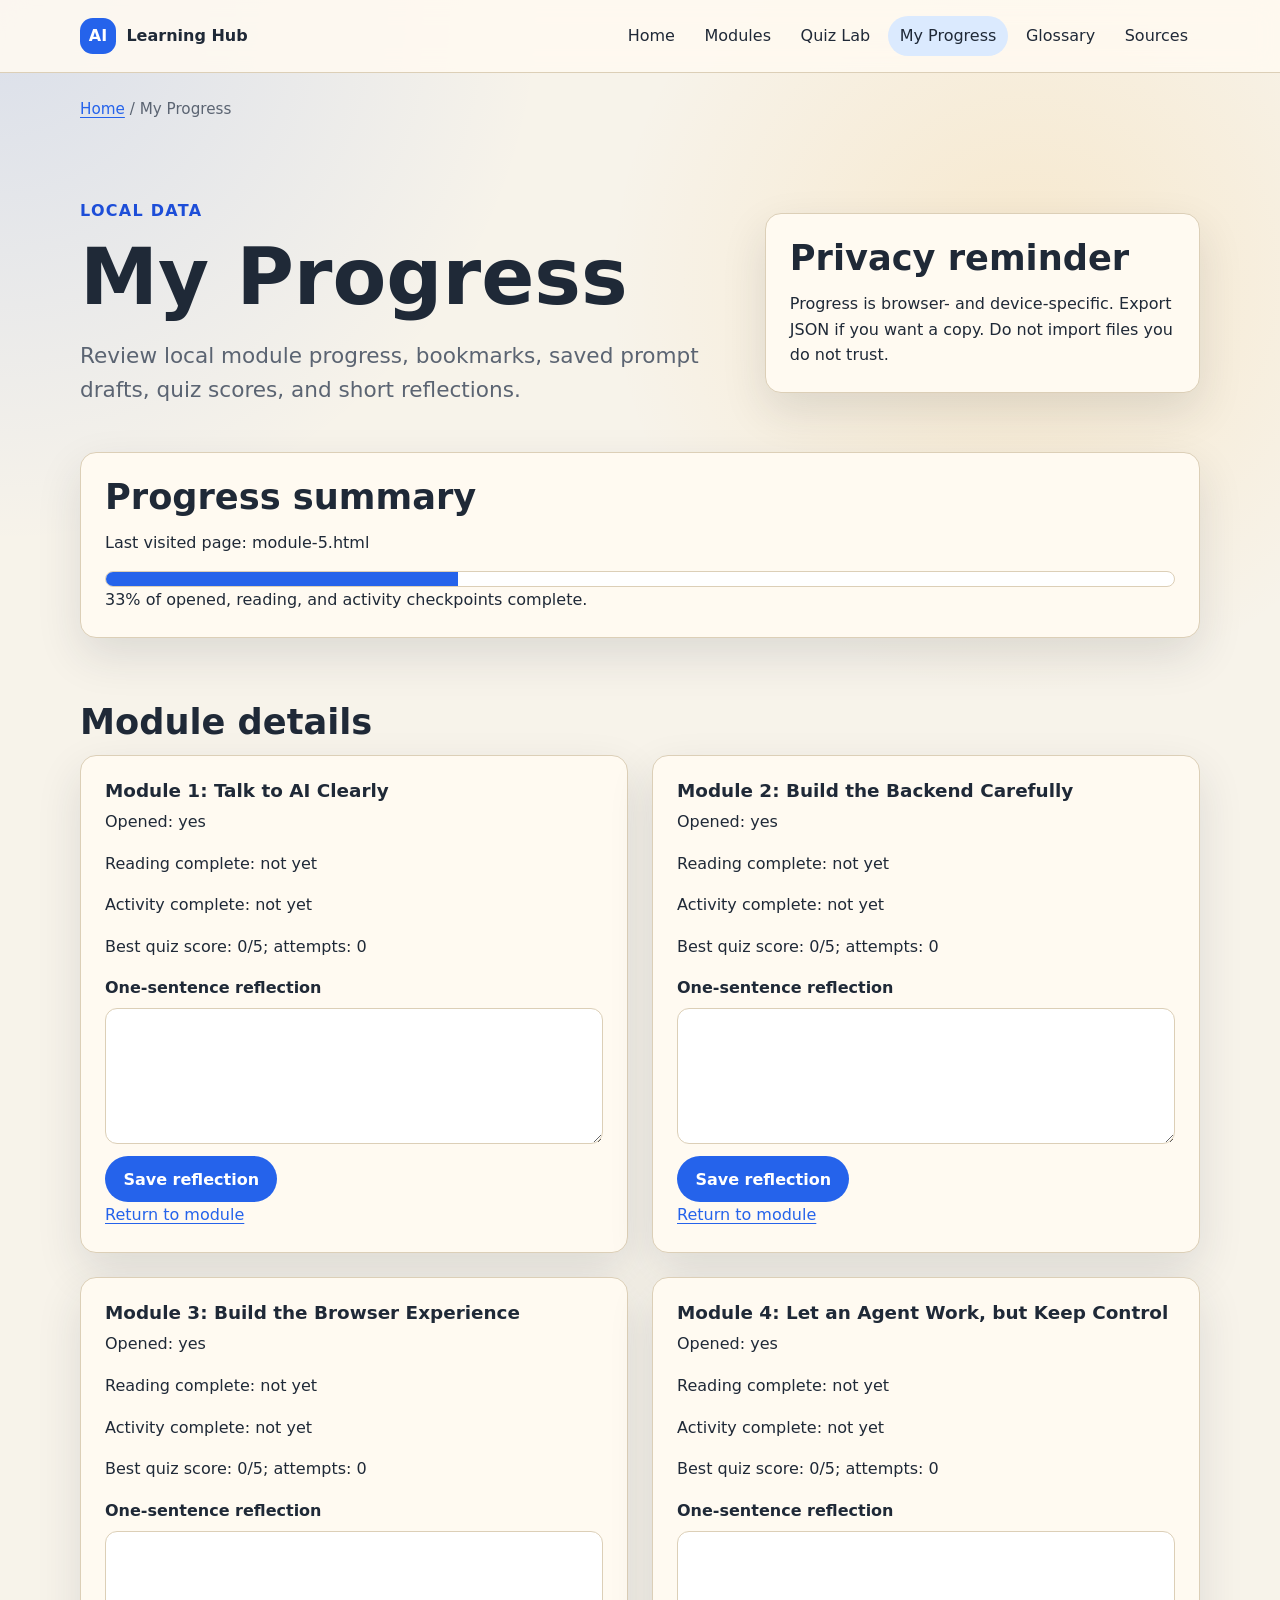
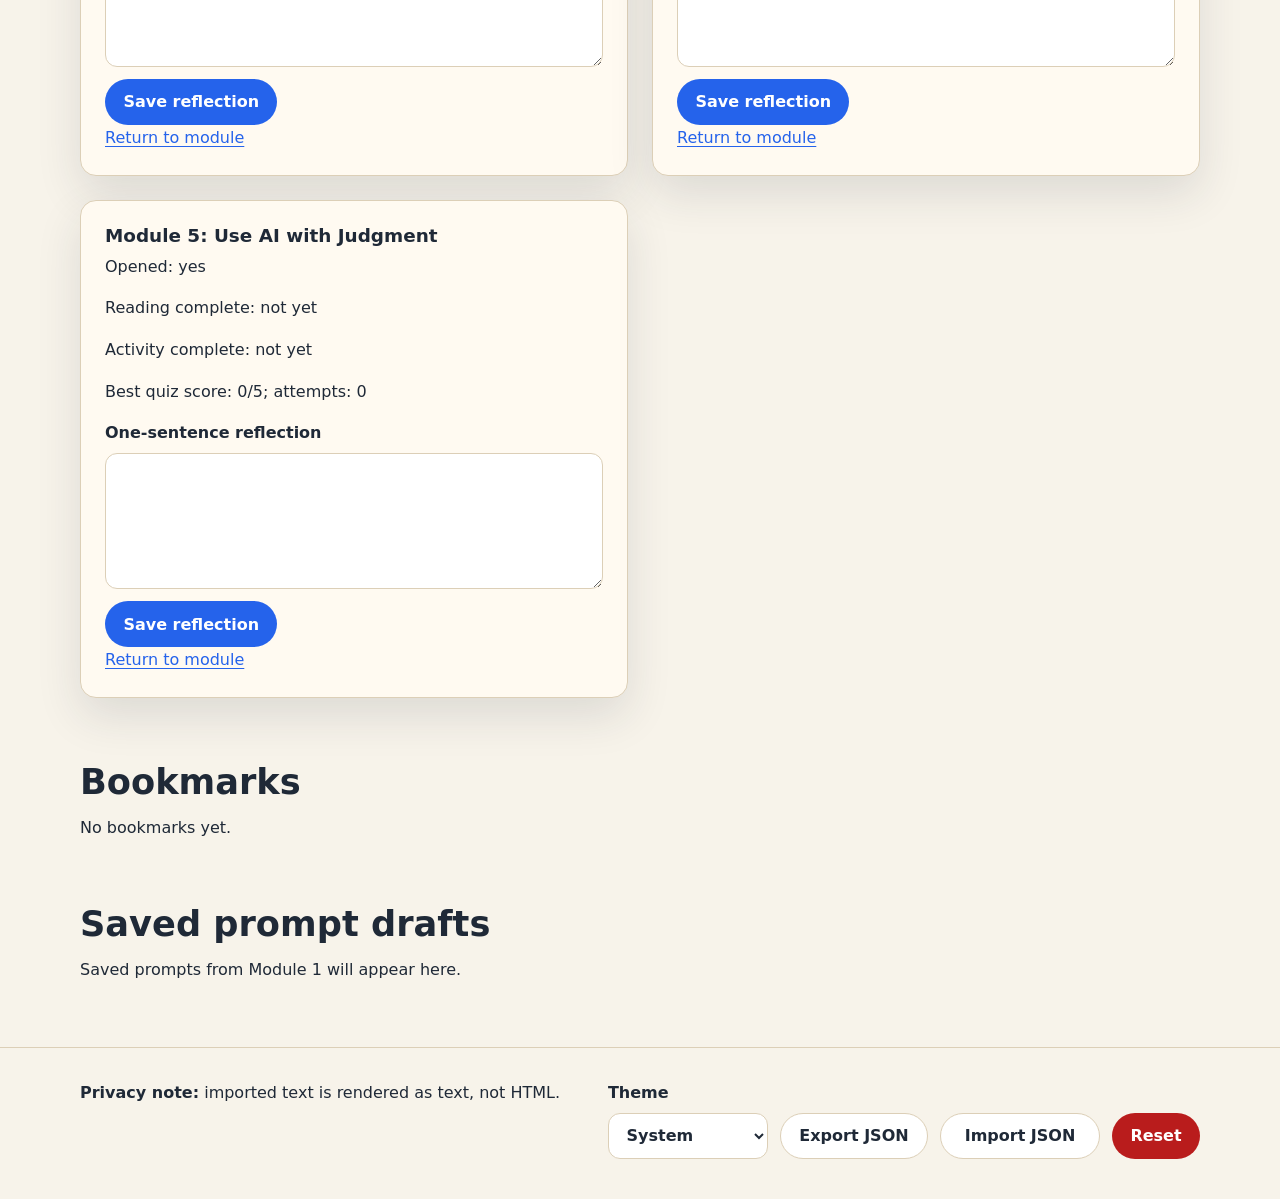
<file: progress.html>
<!doctype html>
<html lang="en">
<head>
  <meta charset="utf-8">
  <meta name="viewport" content="width=device-width, initial-scale=1">
  <title>My Progress - AI-Assisted Coding Learning Hub</title>
  <link rel="icon" href="./assets/icons/favicon.svg" type="image/svg+xml">
  <link rel="stylesheet" href="./assets/css/styles.css">
  <script src="./assets/js/site-content.js" defer></script><script src="./assets/js/quiz-bank.js" defer></script><script src="./assets/js/storage.js" defer></script><script src="./assets/js/common.js" defer></script><script src="./assets/js/progress-page.js" defer></script>
</head>
<body>
  <a class="skip-link" href="#main">Skip to main content</a>
  <header class="site-header"><div class="nav-shell"><a class="brand" href="./index.html"><span class="brand-mark" aria-hidden="true">AI</span><span>Learning Hub</span></a><button class="menu-toggle secondary" type="button" data-menu-toggle aria-controls="site-navigation" aria-expanded="false">Menu</button><nav class="site-nav" id="site-navigation" aria-label="Main navigation"><a href="./index.html">Home</a><a href="./index.html#modules">Modules</a><a href="./quiz.html">Quiz Lab</a><a href="./progress.html">My Progress</a><a href="./glossary.html">Glossary</a><a href="./sources.html">Sources</a></nav></div></header>
  <main id="main" class="page-shell">
    <p class="breadcrumb"><a href="./index.html">Home</a> / My Progress</p>
    <section class="hero"><div><p class="eyebrow">Local data</p><h1>My Progress</h1><p class="lead">Review local module progress, bookmarks, saved prompt drafts, quiz scores, and short reflections.</p></div><aside class="hero-card"><h2>Privacy reminder</h2><p>Progress is browser- and device-specific. Export JSON if you want a copy. Do not import files you do not trust.</p></aside></section>
    <noscript><div class="noscript">Progress import, export, and rendering need JavaScript.</div></noscript>
    <div data-progress-page></div>
  </main>
  <footer class="site-footer"><div class="footer-shell"><div><strong>Privacy note:</strong> imported text is rendered as text, not HTML.<div data-storage-status class="feedback" role="status" aria-live="polite"></div></div><div class="footer-actions"><label for="theme-select"><span>Theme</span><select id="theme-select" data-theme-select><option value="system">System</option><option value="light">Light</option><option value="dark">Dark</option></select></label><button type="button" class="secondary" data-action="export-progress">Export JSON</button><label class="button secondary" for="import-progress">Import JSON</label><input class="visually-hidden" id="import-progress" type="file" accept="application/json" data-import-progress><button type="button" class="danger" data-action="reset-progress">Reset</button></div></div></footer>
</body>
</html>
</file>
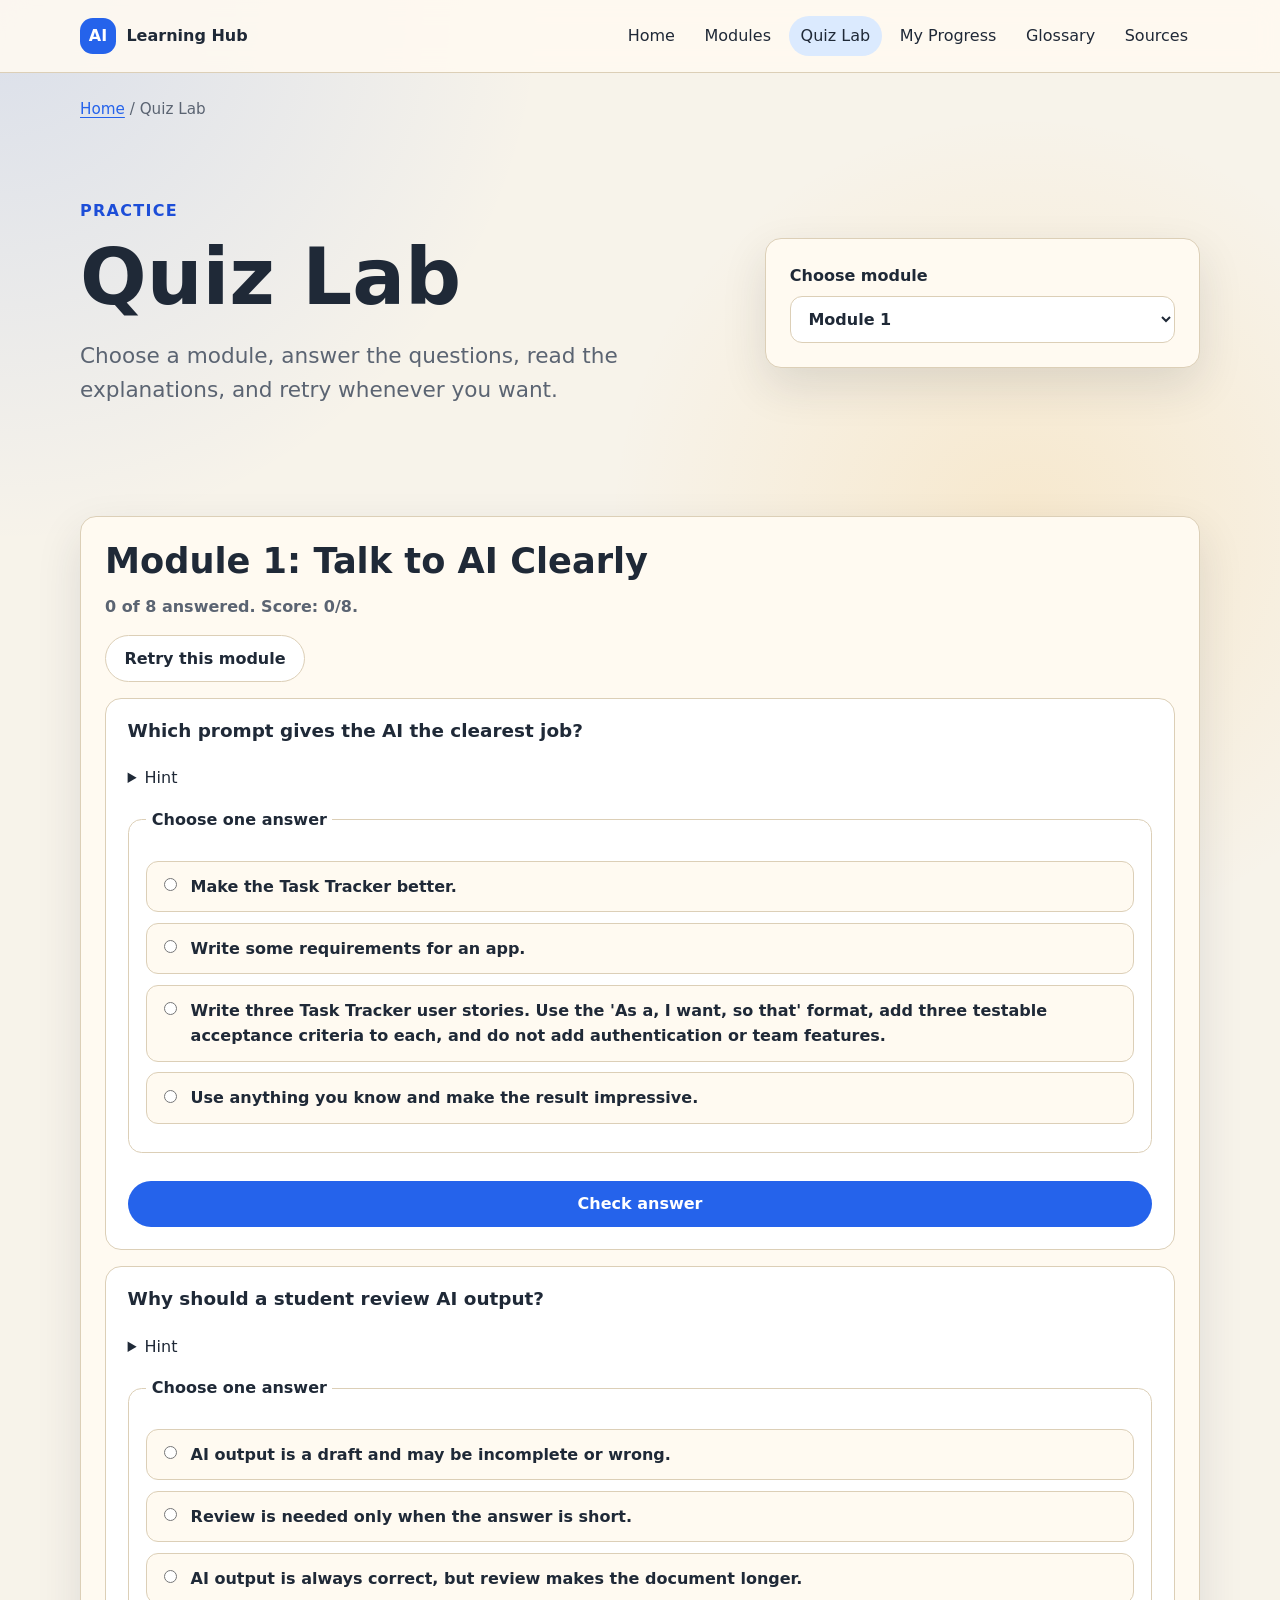
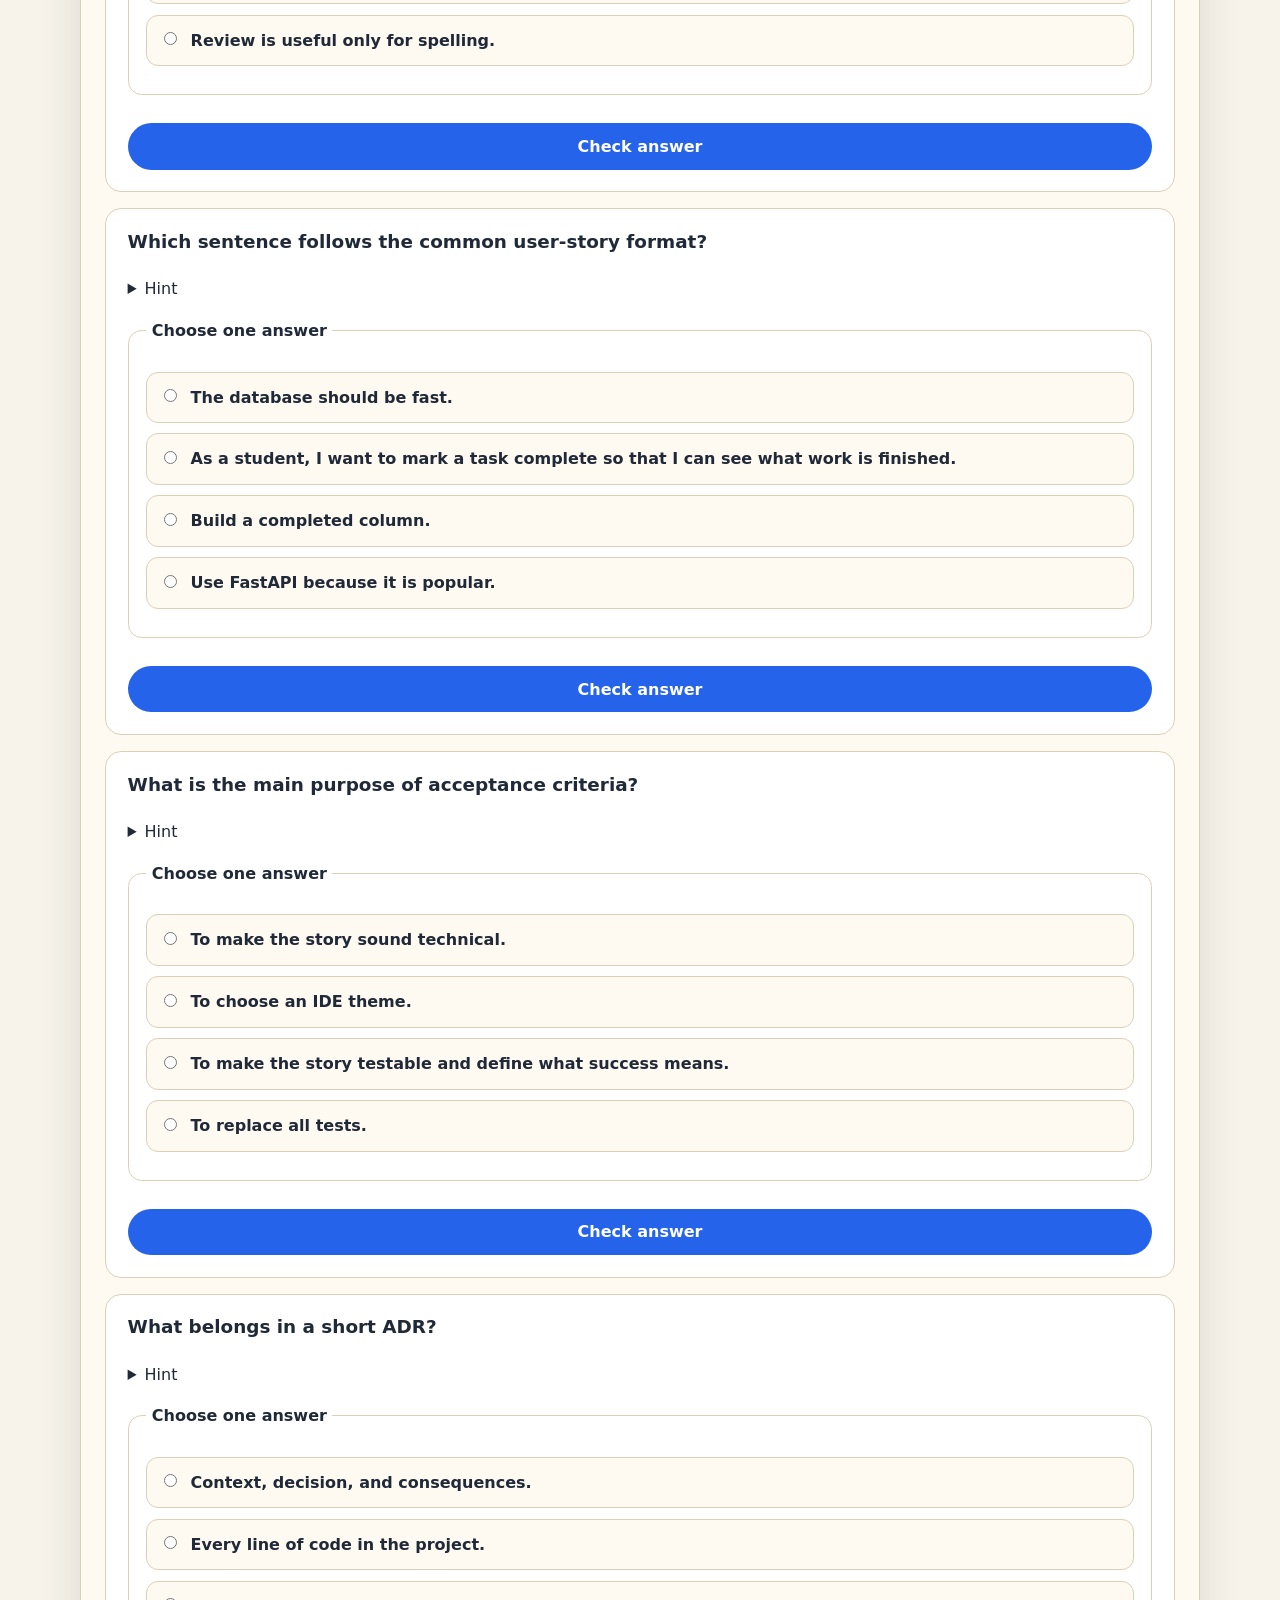
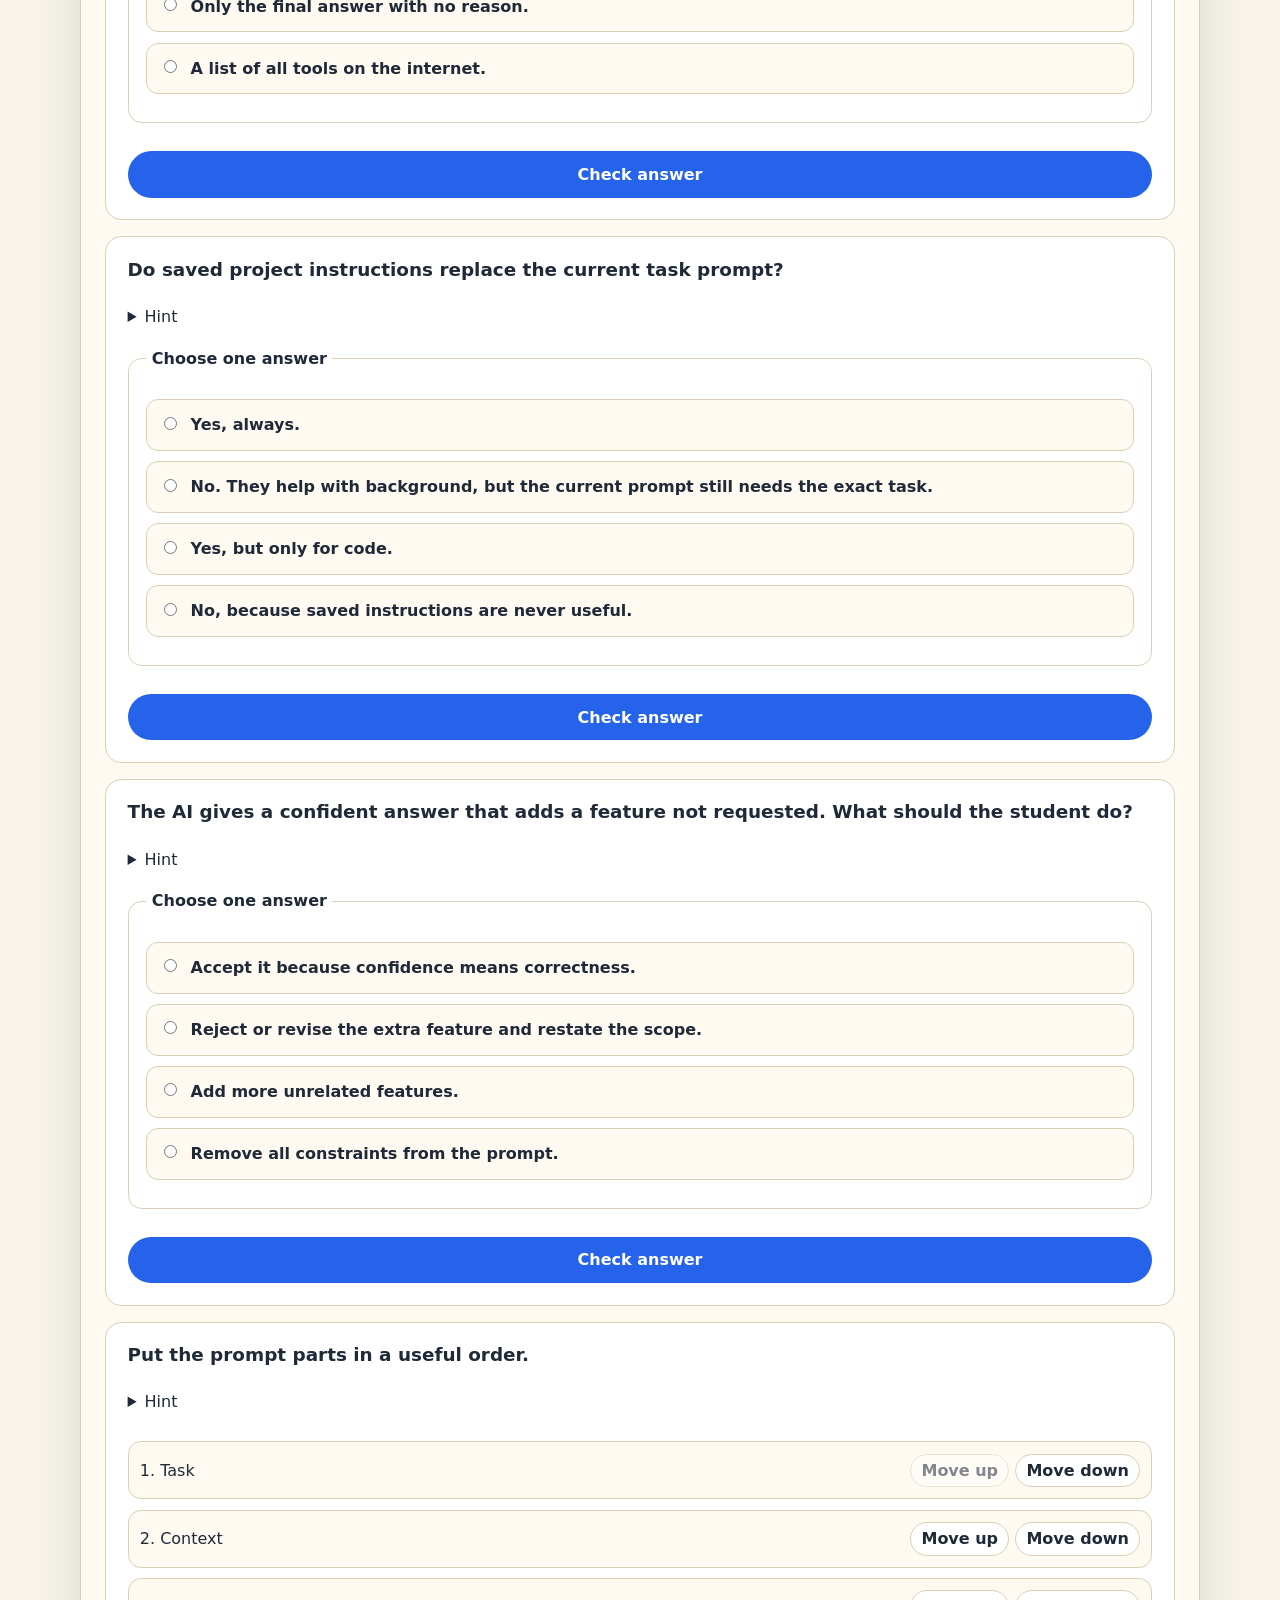
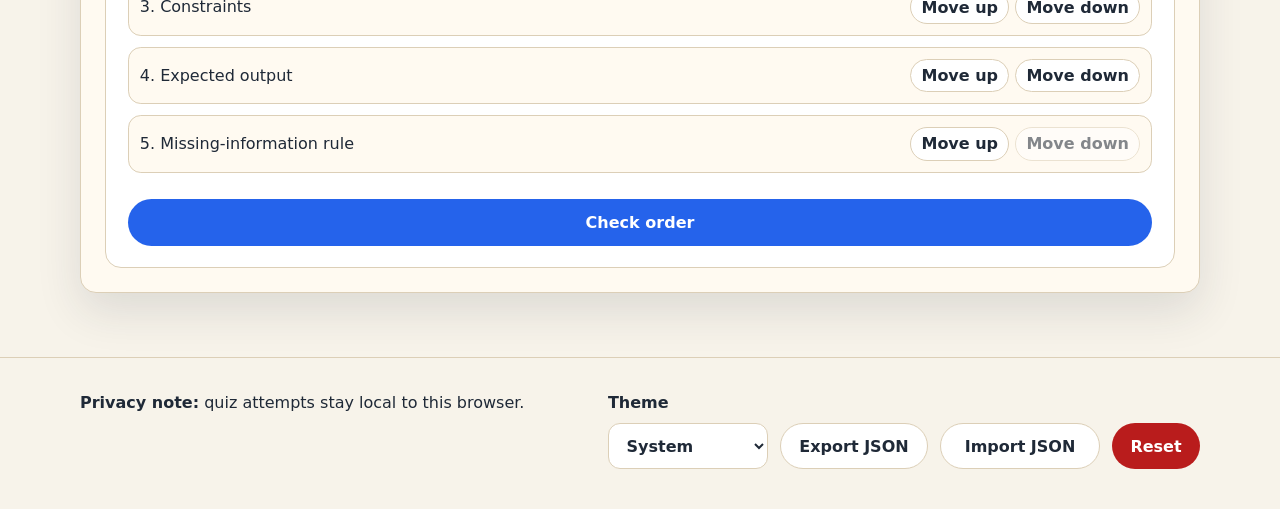
<file: quiz.html>
<!doctype html>
<html lang="en">
<head>
  <meta charset="utf-8">
  <meta name="viewport" content="width=device-width, initial-scale=1">
  <title>Quiz Lab - AI-Assisted Coding Learning Hub</title>
  <link rel="icon" href="./assets/icons/favicon.svg" type="image/svg+xml">
  <link rel="stylesheet" href="./assets/css/styles.css">
  <script src="./assets/js/site-content.js" defer></script><script src="./assets/js/quiz-bank.js" defer></script><script src="./assets/js/storage.js" defer></script><script src="./assets/js/common.js" defer></script><script src="./assets/js/quiz-page.js" defer></script>
</head>
<body>
  <a class="skip-link" href="#main">Skip to main content</a>
  <header class="site-header"><div class="nav-shell"><a class="brand" href="./index.html"><span class="brand-mark" aria-hidden="true">AI</span><span>Learning Hub</span></a><button class="menu-toggle secondary" type="button" data-menu-toggle aria-controls="site-navigation" aria-expanded="false">Menu</button><nav class="site-nav" id="site-navigation" aria-label="Main navigation"><a href="./index.html">Home</a><a href="./index.html#modules">Modules</a><a href="./quiz.html">Quiz Lab</a><a href="./progress.html">My Progress</a><a href="./glossary.html">Glossary</a><a href="./sources.html">Sources</a></nav></div></header>
  <main id="main" class="page-shell">
    <p class="breadcrumb"><a href="./index.html">Home</a> / Quiz Lab</p>
    <section class="hero"><div><p class="eyebrow">Practice</p><h1>Quiz Lab</h1><p class="lead">Choose a module, answer the questions, read the explanations, and retry whenever you want.</p></div><aside class="hero-card"><label for="quiz-module">Choose module<select id="quiz-module" data-quiz-module><option value="1">Module 1</option><option value="2">Module 2</option><option value="3">Module 3</option><option value="4">Module 4</option><option value="5">Module 5</option></select></label></aside></section>
    <noscript><div class="noscript">The Quiz Lab needs JavaScript for answer checking and progress.</div></noscript>
    <section class="section panel" data-quiz-lab></section>
  </main>
  <footer class="site-footer"><div class="footer-shell"><div><strong>Privacy note:</strong> quiz attempts stay local to this browser.<div data-storage-status class="feedback" role="status" aria-live="polite"></div></div><div class="footer-actions"><label for="theme-select"><span>Theme</span><select id="theme-select" data-theme-select><option value="system">System</option><option value="light">Light</option><option value="dark">Dark</option></select></label><button type="button" class="secondary" data-action="export-progress">Export JSON</button><label class="button secondary" for="import-progress">Import JSON</label><input class="visually-hidden" id="import-progress" type="file" accept="application/json" data-import-progress><button type="button" class="danger" data-action="reset-progress">Reset</button></div></div></footer>
</body>
</html>
</file>
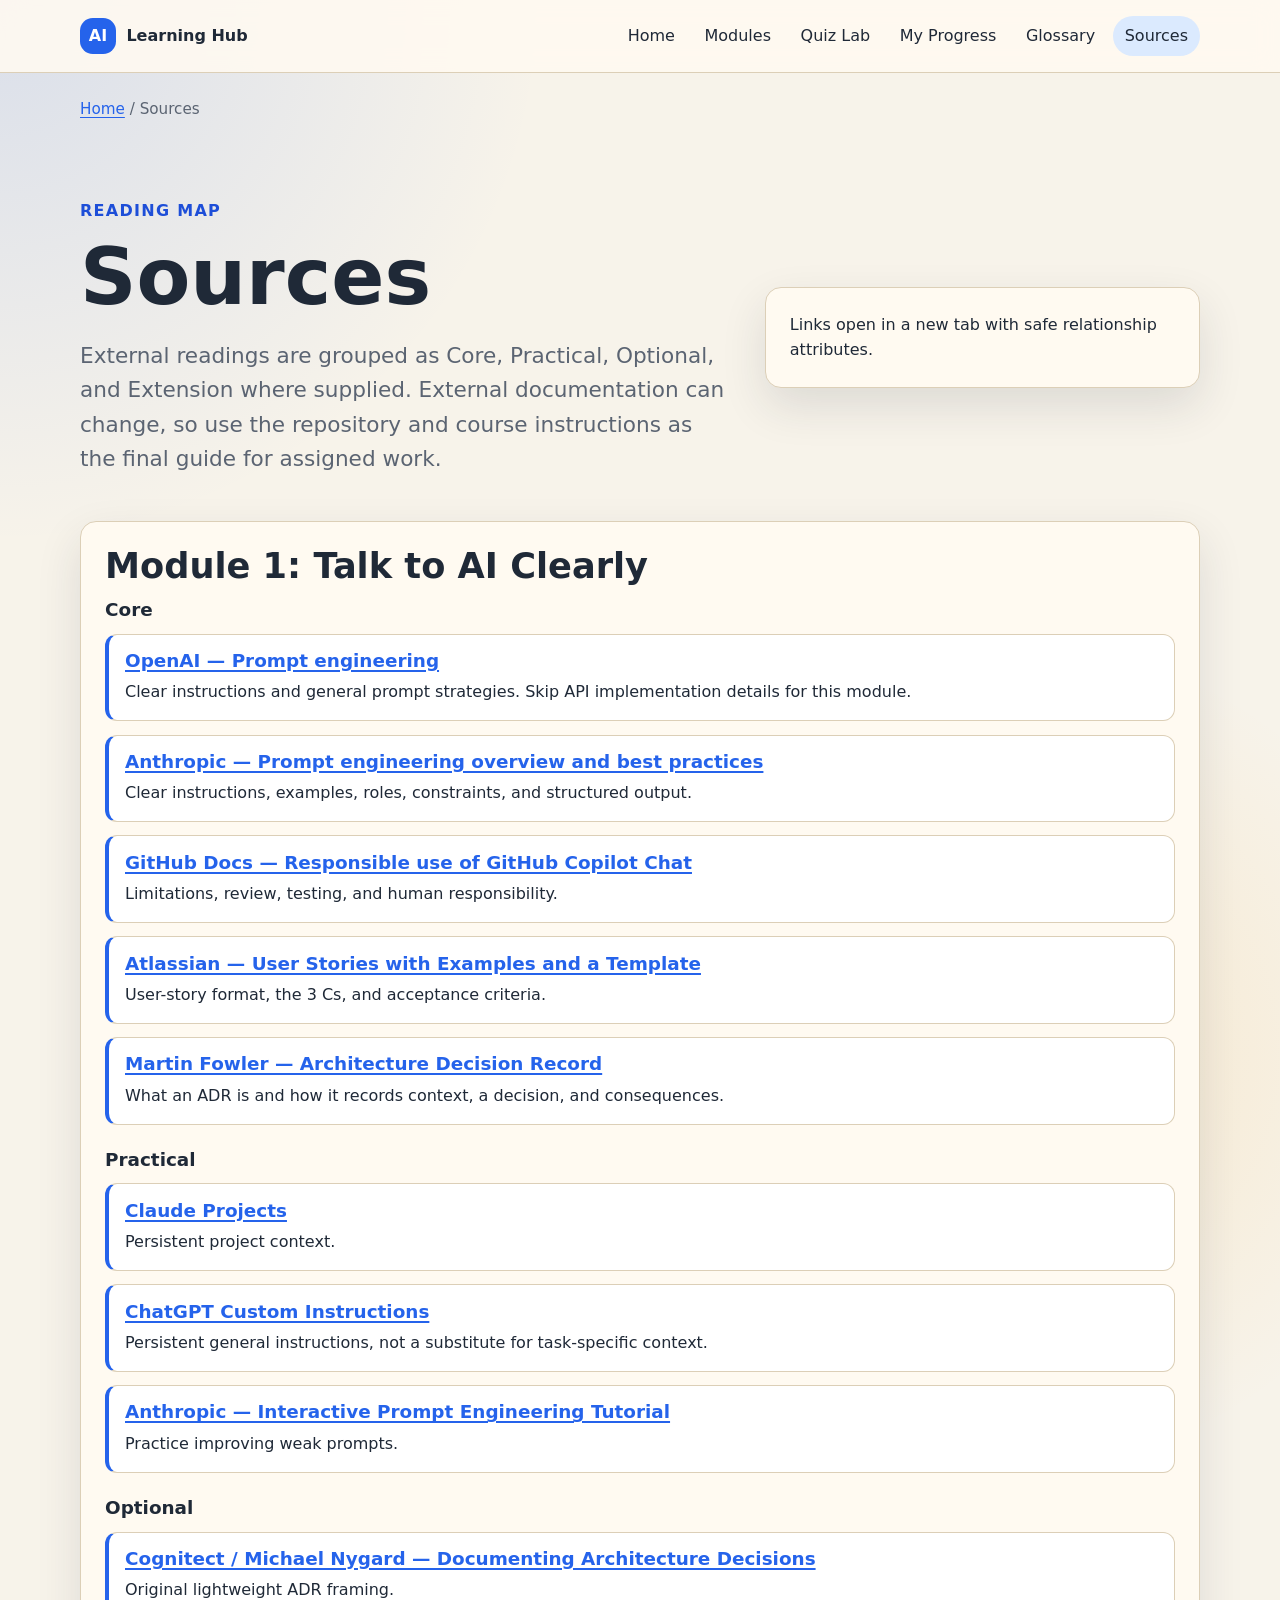
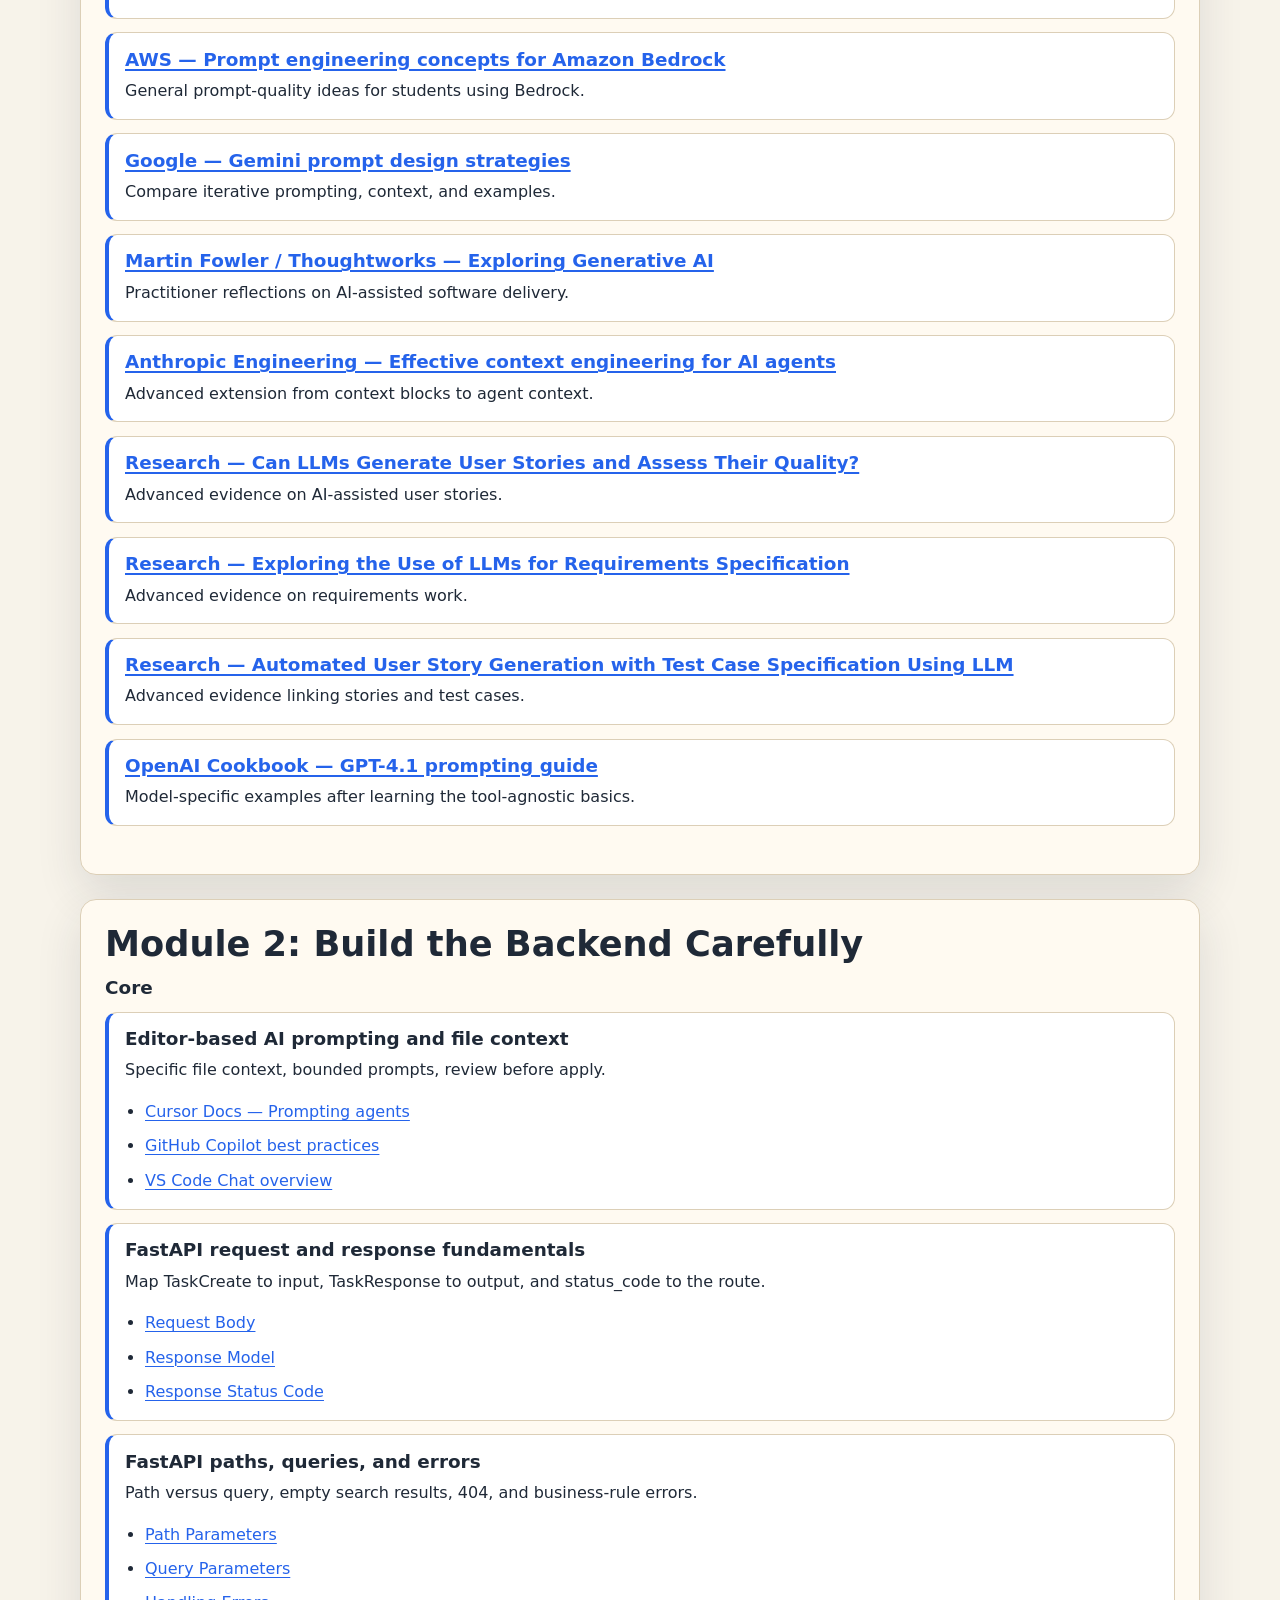
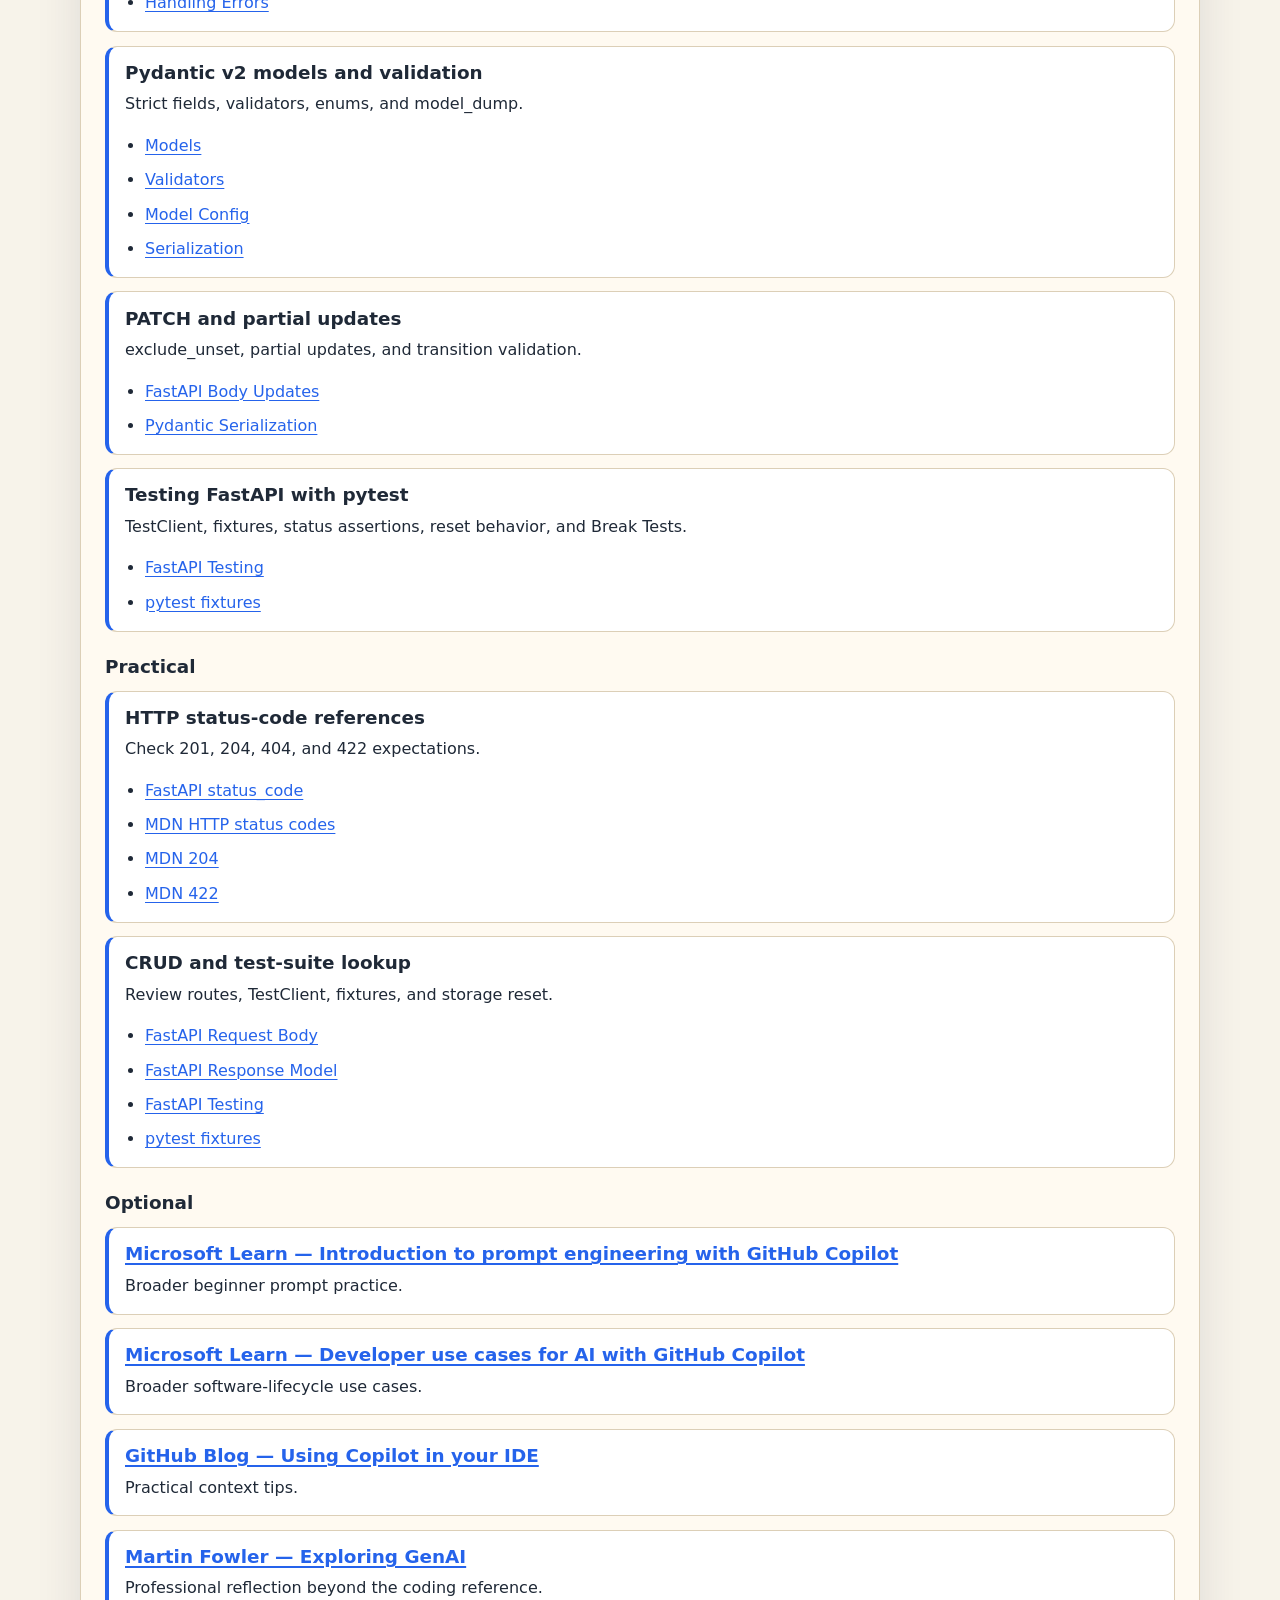
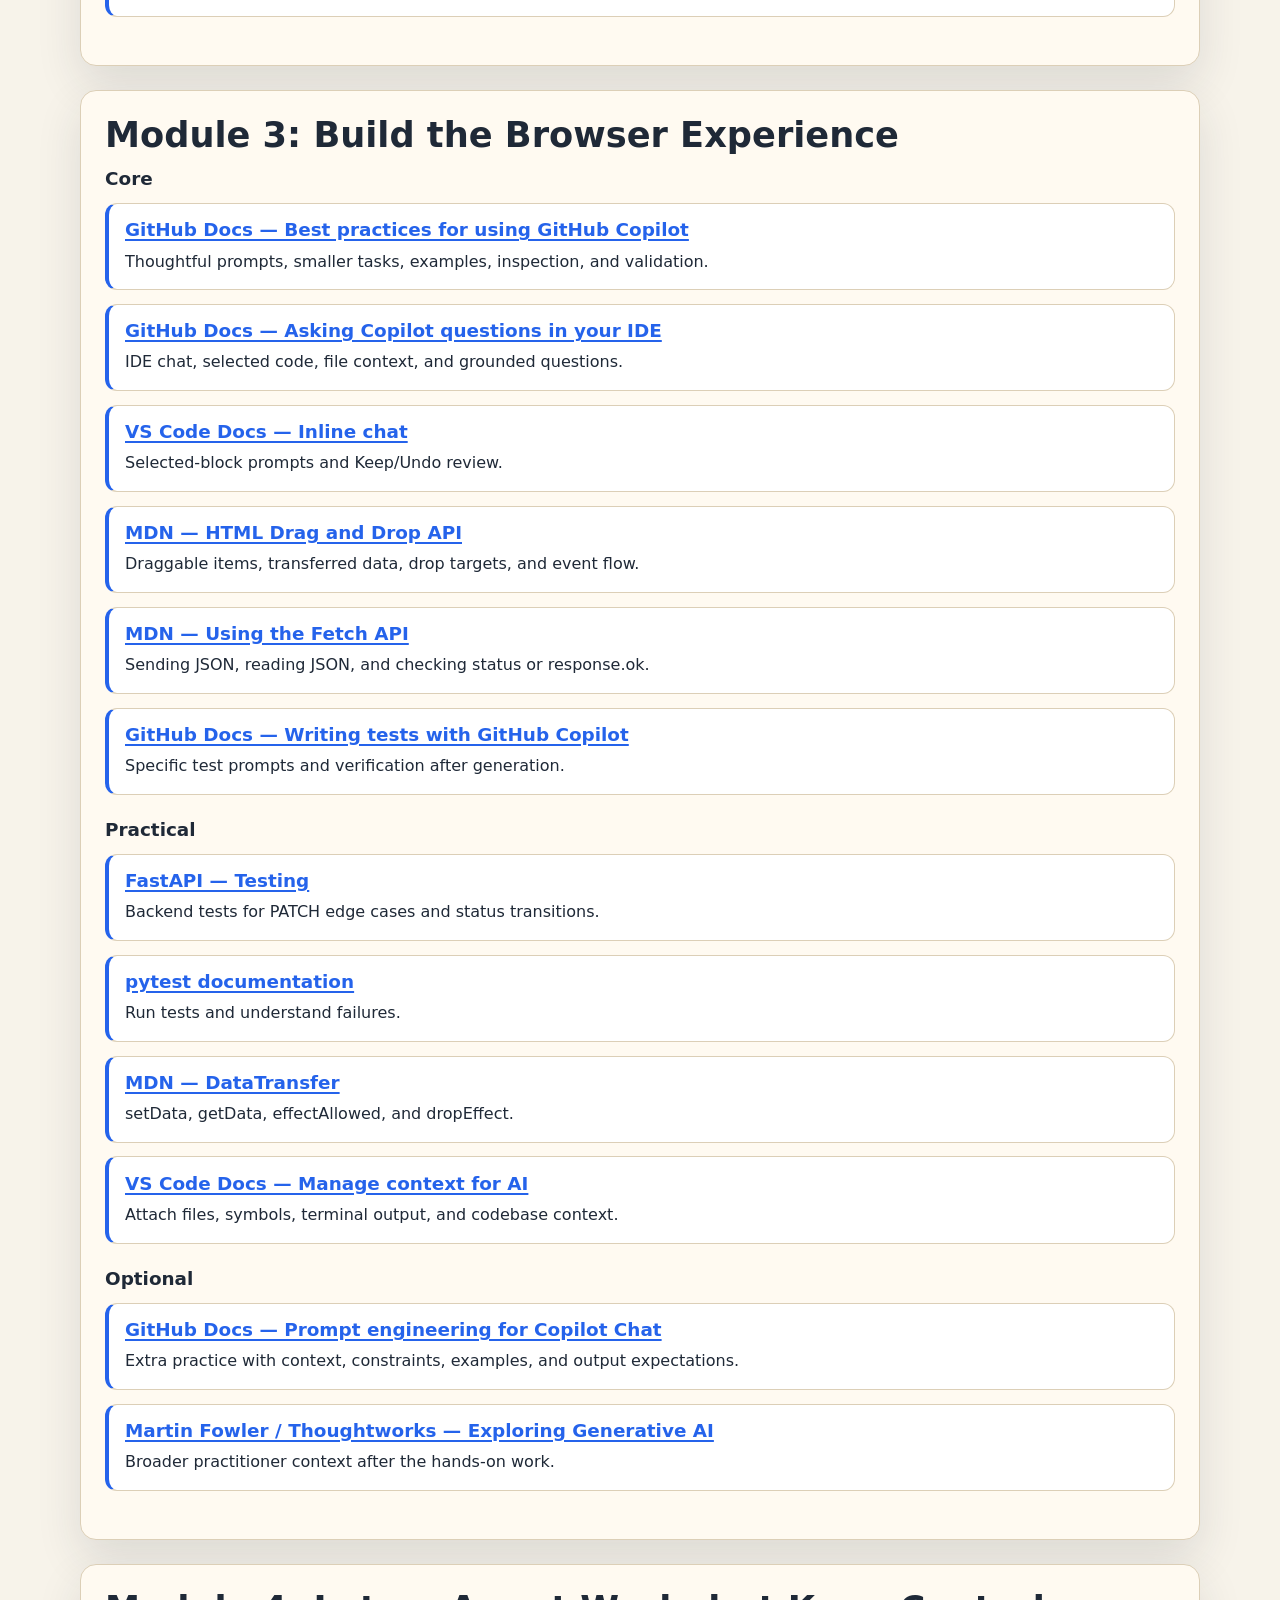
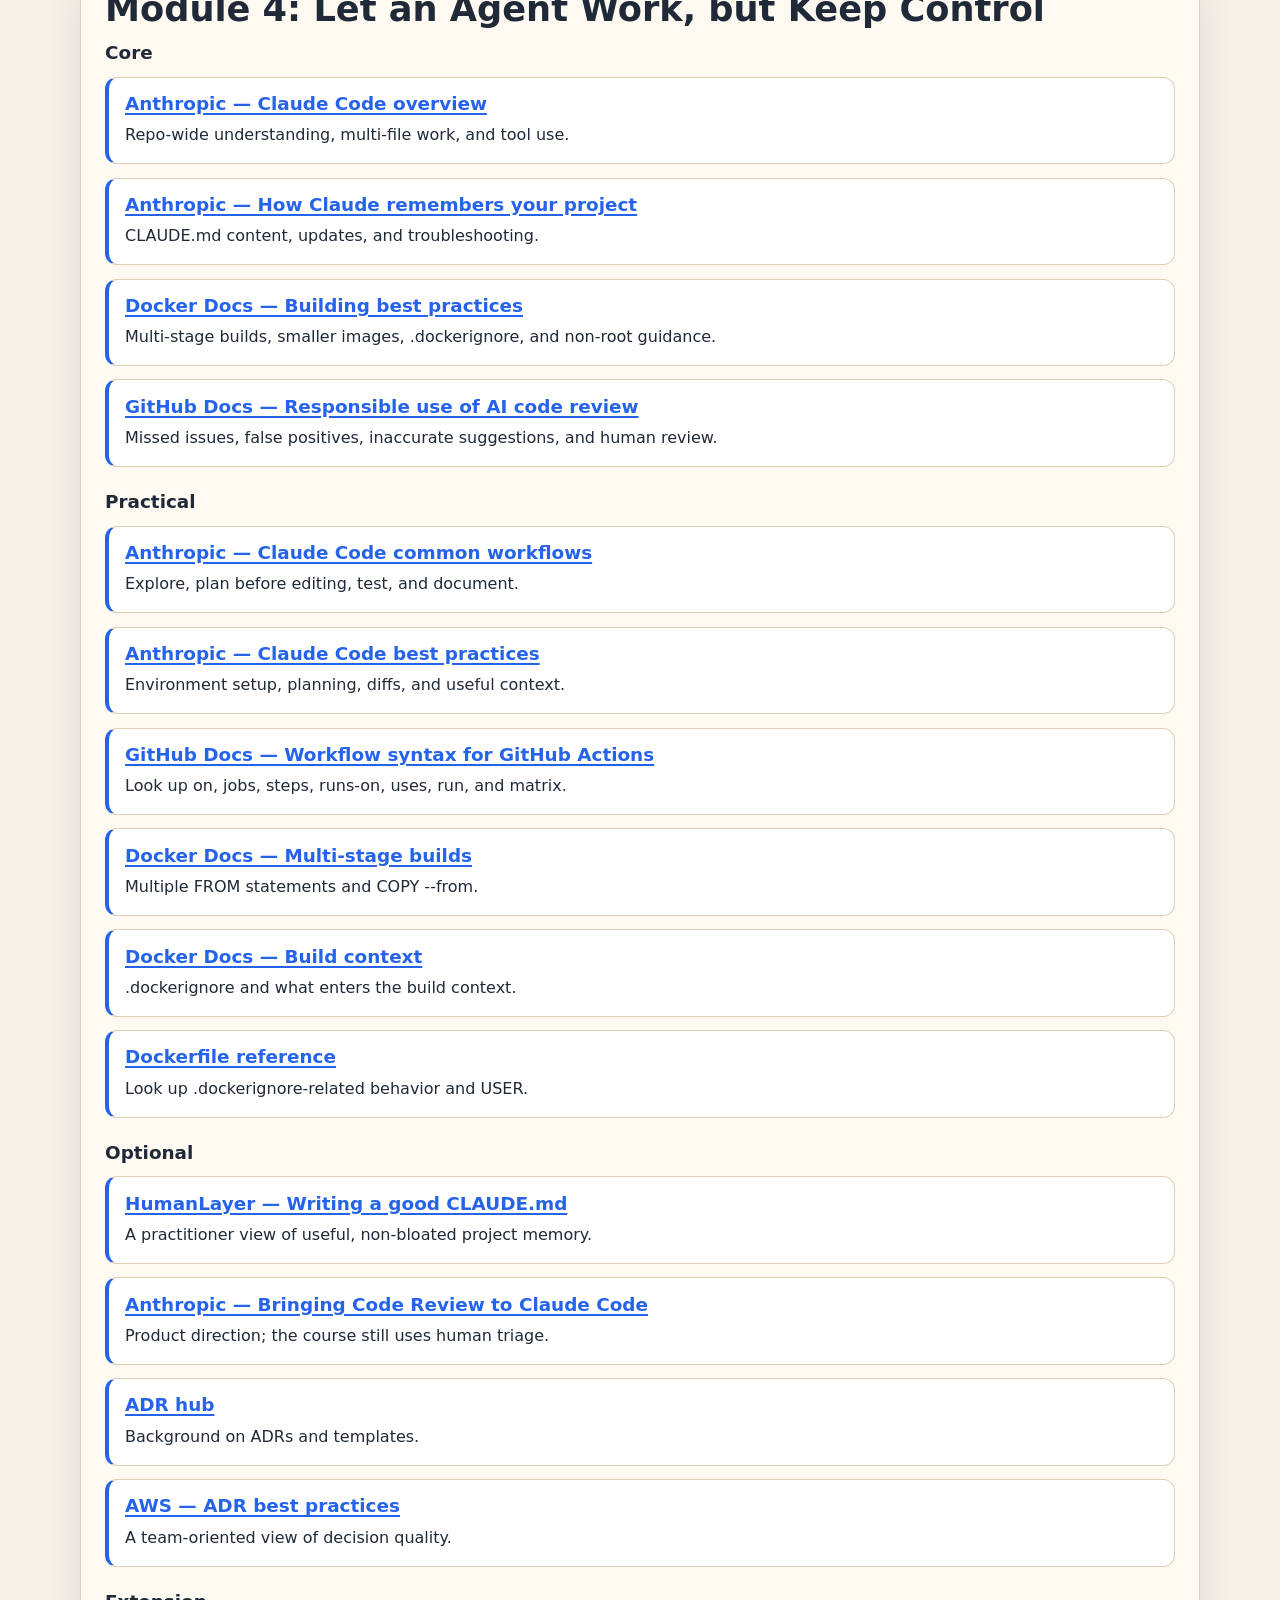
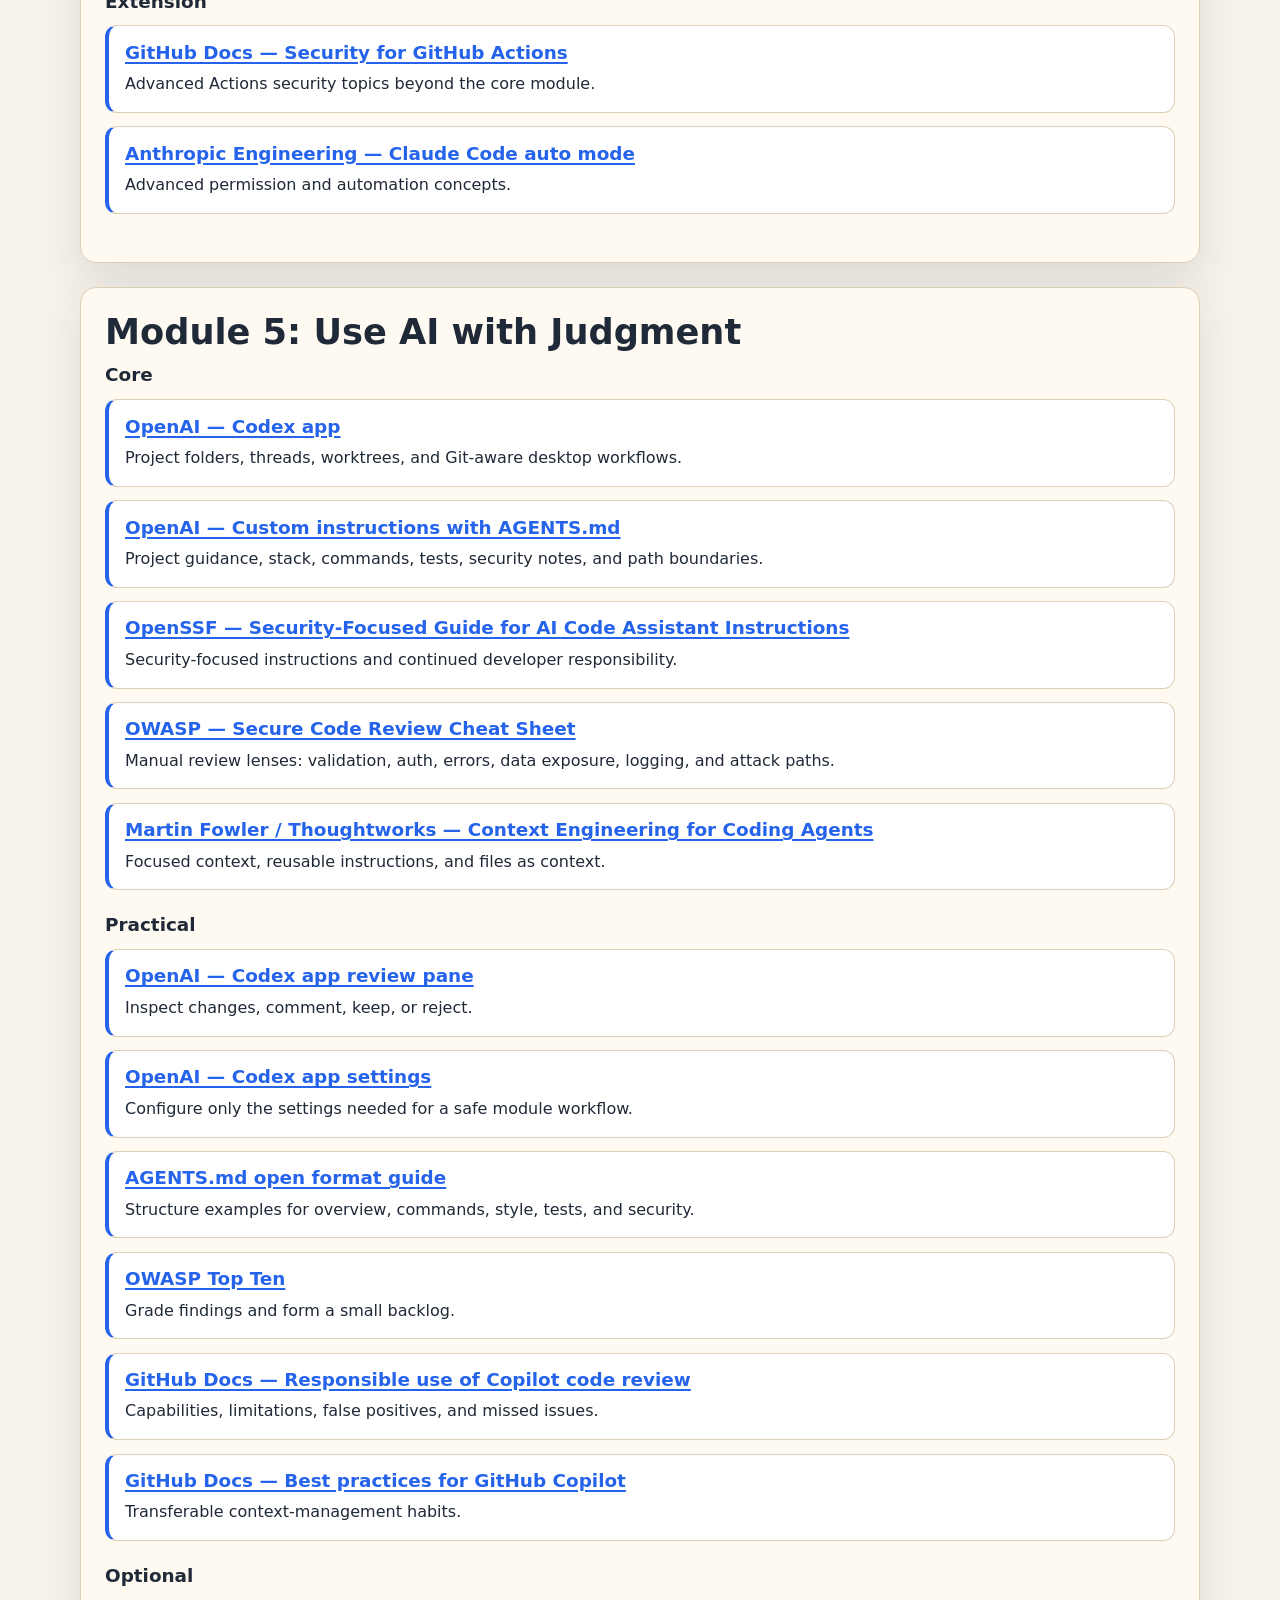
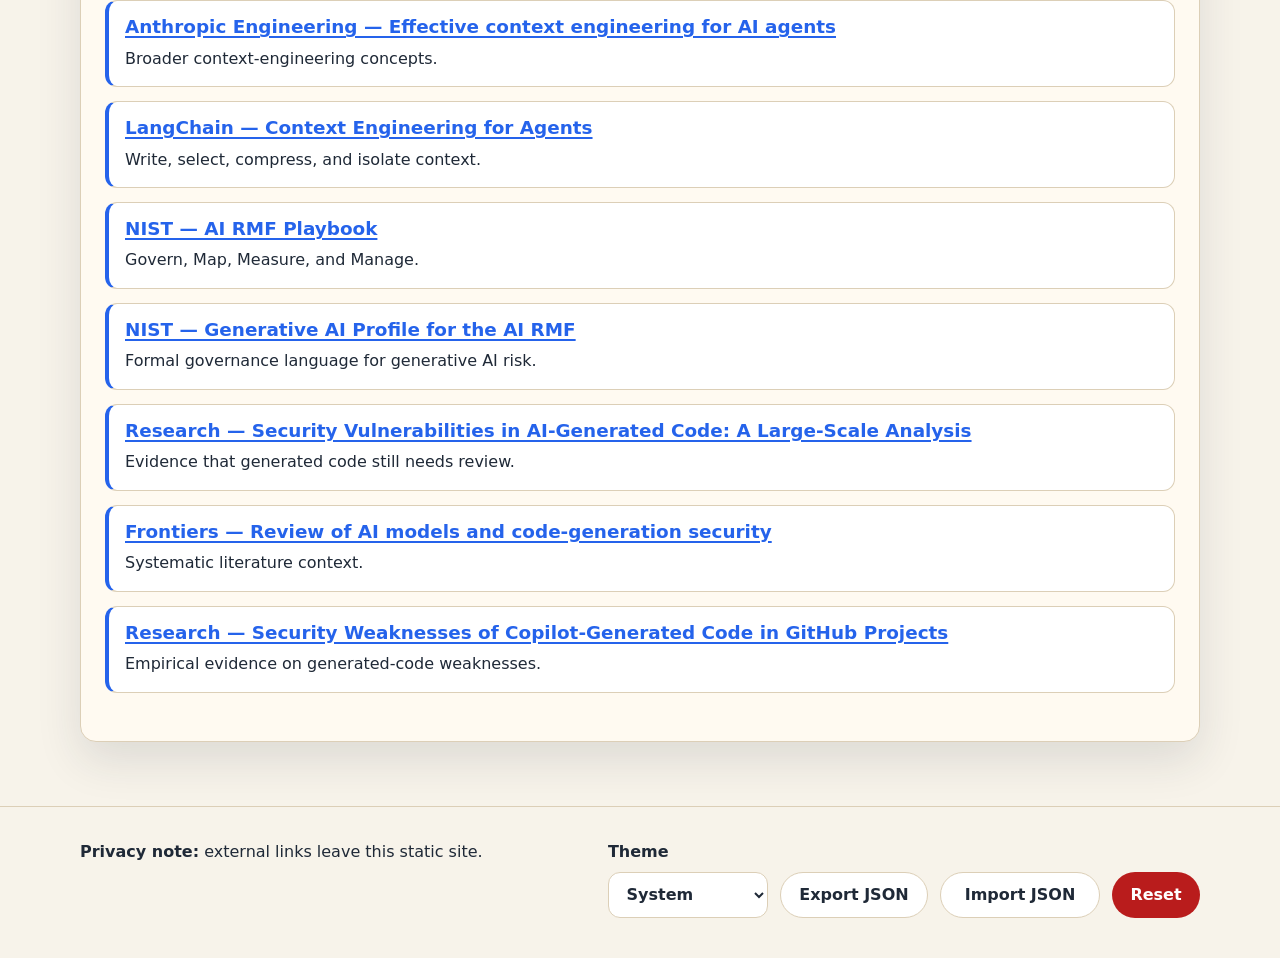
<file: sources.html>
<!doctype html>
<html lang="en">
<head>
  <meta charset="utf-8">
  <meta name="viewport" content="width=device-width, initial-scale=1">
  <title>Sources - AI-Assisted Coding Learning Hub</title>
  <link rel="icon" href="./assets/icons/favicon.svg" type="image/svg+xml">
  <link rel="stylesheet" href="./assets/css/styles.css">
  <script src="./assets/js/site-content.js" defer></script><script src="./assets/js/quiz-bank.js" defer></script><script src="./assets/js/storage.js" defer></script><script src="./assets/js/common.js" defer></script>
</head>
<body>
  <a class="skip-link" href="#main">Skip to main content</a>
  <header class="site-header"><div class="nav-shell"><a class="brand" href="./index.html"><span class="brand-mark" aria-hidden="true">AI</span><span>Learning Hub</span></a><button class="menu-toggle secondary" type="button" data-menu-toggle aria-controls="site-navigation" aria-expanded="false">Menu</button><nav class="site-nav" id="site-navigation" aria-label="Main navigation"><a href="./index.html">Home</a><a href="./index.html#modules">Modules</a><a href="./quiz.html">Quiz Lab</a><a href="./progress.html">My Progress</a><a href="./glossary.html">Glossary</a><a href="./sources.html">Sources</a></nav></div></header>
  <main id="main" class="page-shell">
    <p class="breadcrumb"><a href="./index.html">Home</a> / Sources</p>
    <section class="hero"><div><p class="eyebrow">Reading map</p><h1>Sources</h1><p class="lead">External readings are grouped as Core, Practical, Optional, and Extension where supplied. External documentation can change, so use the repository and course instructions as the final guide for assigned work.</p></div><aside class="hero-card"><p>Links open in a new tab with safe relationship attributes.</p></aside></section>
    <noscript><div class="noscript">JavaScript renders the full source list. See the planning pack data file for the complete reading map.</div></noscript>
    <div class="grid" data-sources-list></div>
  </main>
  <footer class="site-footer"><div class="footer-shell"><div><strong>Privacy note:</strong> external links leave this static site.<div data-storage-status class="feedback" role="status" aria-live="polite"></div></div><div class="footer-actions"><label for="theme-select"><span>Theme</span><select id="theme-select" data-theme-select><option value="system">System</option><option value="light">Light</option><option value="dark">Dark</option></select></label><button type="button" class="secondary" data-action="export-progress">Export JSON</button><label class="button secondary" for="import-progress">Import JSON</label><input class="visually-hidden" id="import-progress" type="file" accept="application/json" data-import-progress><button type="button" class="danger" data-action="reset-progress">Reset</button></div></div></footer>
</body>
</html>
</file>
<file: assets/css/styles.css>
:root {
  color-scheme: light;
  --bg: #f7f3ea;
  --surface: #fffaf1;
  --surface-strong: #ffffff;
  --text: #1f2937;
  --muted: #5b6472;
  --border: #dccfb7;
  --accent: #2563eb;
  --accent-strong: #1d4ed8;
  --accent-soft: #dbeafe;
  --success: #166534;
  --warning: #92400e;
  --danger: #b91c1c;
  --shadow: 0 18px 45px rgb(31 41 55 / 12%);
  --radius: 1rem;
  --radius-sm: 0.75rem;
  --space-xs: 0.5rem;
  --space-sm: 0.75rem;
  --space-md: 1rem;
  --space-lg: clamp(1.25rem, 3vw, 2rem);
  --space: clamp(1rem, 2vw, 1.5rem);
  --control-height: 2.9rem;
  font-family: Inter, ui-sans-serif, system-ui, -apple-system, BlinkMacSystemFont, "Segoe UI", sans-serif;
}

:root[data-theme="dark"] {
  color-scheme: dark;
  --bg: #111827;
  --surface: #172033;
  --surface-strong: #1f2937;
  --text: #f9fafb;
  --muted: #c8d0dc;
  --border: #334155;
  --accent: #93c5fd;
  --accent-strong: #bfdbfe;
  --accent-soft: #1e3a8a;
  --success: #86efac;
  --warning: #fcd34d;
  --danger: #fca5a5;
  --shadow: 0 18px 45px rgb(0 0 0 / 28%);
}

@media (prefers-color-scheme: dark) {
  :root:not([data-theme="light"]) {
    color-scheme: dark;
    --bg: #111827;
    --surface: #172033;
    --surface-strong: #1f2937;
    --text: #f9fafb;
    --muted: #c8d0dc;
    --border: #334155;
    --accent: #93c5fd;
    --accent-strong: #bfdbfe;
    --accent-soft: #1e3a8a;
    --success: #86efac;
    --warning: #fcd34d;
    --danger: #fca5a5;
    --shadow: 0 18px 45px rgb(0 0 0 / 28%);
  }
}

* {
  box-sizing: border-box;
}

html {
  overflow-x: hidden;
  scroll-behavior: smooth;
}

@media (prefers-reduced-motion: reduce) {
  html {
    scroll-behavior: auto;
  }

  *,
  *::before,
  *::after {
    animation-duration: 0.01ms !important;
    animation-iteration-count: 1 !important;
    transition-duration: 0.01ms !important;
  }
}

body {
  margin: 0;
  background:
    radial-gradient(circle at top left, rgb(37 99 235 / 14%), transparent 34rem),
    radial-gradient(circle at 80% 10%, rgb(245 158 11 / 13%), transparent 26rem),
    var(--bg);
  color: var(--text);
  line-height: 1.6;
  min-width: 320px;
}

a {
  color: var(--accent);
  text-decoration-thickness: 0.09em;
  text-underline-offset: 0.18em;
}

a:hover {
  color: var(--accent-strong);
}

img,
svg {
  max-width: 100%;
}

button,
input,
select,
textarea {
  font: inherit;
}

button,
.button {
  border: 0;
  border-radius: 999px;
  background: var(--accent);
  color: #fff;
  cursor: pointer;
  display: inline-flex;
  align-items: center;
  justify-content: center;
  gap: 0.35rem;
  min-height: var(--control-height);
  padding: 0.72rem 1.15rem;
  text-decoration: none;
  font-weight: 700;
  line-height: 1.2;
  text-align: center;
  transition: background-color 150ms ease, border-color 150ms ease, box-shadow 150ms ease, transform 150ms ease;
}

button:hover,
.button:hover {
  background: var(--accent-strong);
  box-shadow: 0 10px 24px rgb(37 99 235 / 20%);
  color: #fff;
  transform: translateY(-1px);
}

button.secondary,
.button.secondary {
  background: var(--surface-strong);
  border: 1px solid var(--border);
  color: var(--text);
}

button.secondary:hover,
.button.secondary:hover {
  background: var(--accent-soft);
  border-color: color-mix(in srgb, var(--accent) 35%, var(--border));
  box-shadow: none;
  color: var(--text);
}

button.danger {
  background: var(--danger);
}

button:disabled {
  cursor: not-allowed;
  opacity: 0.55;
}

:focus-visible {
  outline: 4px solid #facc15;
  outline-offset: 3px;
}

.skip-link {
  background: var(--accent);
  color: #fff;
  left: 1rem;
  padding: 0.75rem 1rem;
  position: absolute;
  top: 1rem;
  transform: translateY(-180%);
  z-index: 100;
}

.skip-link:focus {
  transform: translateY(0);
}

.site-header {
  background: rgb(255 250 241 / 88%);
  border-bottom: 1px solid var(--border);
  position: sticky;
  top: 0;
  z-index: 20;
  backdrop-filter: blur(14px);
}

:root[data-theme="dark"] .site-header {
  background: rgb(17 24 39 / 88%);
}

.nav-shell,
.footer-shell,
.page-shell {
  width: min(1120px, calc(100% - 2rem));
  margin: 0 auto;
}

.nav-shell {
  align-items: center;
  display: flex;
  gap: 1rem;
  justify-content: space-between;
  min-height: 4.5rem;
  position: relative;
}

.brand {
  align-items: center;
  color: var(--text);
  display: inline-flex;
  font-weight: 800;
  gap: 0.65rem;
  text-decoration: none;
}

.brand-mark {
  align-items: center;
  background: var(--accent);
  border-radius: 0.8rem;
  color: #fff;
  display: inline-flex;
  font-size: 1rem;
  height: 2.25rem;
  justify-content: center;
  width: 2.25rem;
}

.menu-toggle {
  display: none;
}

.site-nav {
  align-items: center;
  display: flex;
  flex-wrap: wrap;
  gap: 0.35rem;
  justify-content: flex-end;
}

.site-nav a {
  border-radius: 999px;
  color: var(--text);
  padding: 0.45rem 0.75rem;
  text-decoration: none;
  transition: background-color 150ms ease;
}

.site-nav a[aria-current="page"],
.site-nav a:hover {
  background: var(--accent-soft);
}

.hero {
  align-items: center;
  display: grid;
  gap: var(--space-lg);
  grid-template-columns: minmax(0, 1.2fr) minmax(17rem, 0.8fr);
  padding: clamp(2.25rem, 6vw, 5.5rem) 0 clamp(1.75rem, 4vw, 2.75rem);
}

.eyebrow {
  color: var(--accent-strong);
  font-weight: 800;
  letter-spacing: 0.08em;
  margin: 0 0 var(--space-xs);
  text-transform: uppercase;
}

h1,
h2,
h3 {
  line-height: 1.16;
}

h1 {
  font-size: clamp(2.2rem, 7vw, 4.9rem);
  margin: 0.2rem 0 1rem;
  max-width: 12ch;
}

h2 {
  font-size: clamp(1.55rem, 3vw, 2.2rem);
  margin: 0 0 var(--space-sm);
}

h3 {
  font-size: 1.15rem;
  margin: 0 0 var(--space-xs);
}

p {
  margin: 0 0 var(--space-md);
}

p:last-child,
ul:last-child,
ol:last-child {
  margin-bottom: 0;
}

.lead {
  color: var(--muted);
  font-size: clamp(1.1rem, 2vw, 1.35rem);
  max-width: 66ch;
}

.hero-card,
.card,
.panel,
.callout {
  background: var(--surface);
  border: 1px solid var(--border);
  border-radius: var(--radius);
  box-shadow: var(--shadow);
}

.hero-card,
.card,
.panel {
  padding: var(--space);
}

.card,
.panel,
.hero-card {
  min-width: 0;
}

.card {
  height: 100%;
}

.callout {
  padding: var(--space);
}

.grid {
  display: grid;
  gap: var(--space);
}

.grid.two {
  grid-template-columns: repeat(2, minmax(0, 1fr));
}

.grid.three {
  grid-template-columns: repeat(3, minmax(0, 1fr));
}

.journey-map {
  counter-reset: module;
  display: grid;
  gap: var(--space);
  grid-template-columns: repeat(auto-fit, minmax(12rem, 1fr));
  list-style: none;
  margin: 0;
  padding: 0;
}

.journey-map li {
  background: var(--surface);
  border: 1px solid var(--border);
  border-radius: var(--radius);
  display: grid;
  gap: var(--space-sm);
  padding: 1rem;
}

.journey-map strong {
  display: block;
  font-size: 1.05rem;
}

.module-nav {
  display: flex;
  flex-wrap: wrap;
  gap: 0.75rem;
  justify-content: space-between;
}

.module-nav .button {
  flex: 1 1 13rem;
}

.breadcrumb {
  color: var(--muted);
  font-size: 0.95rem;
  margin: 1.5rem 0 0;
}

.section {
  margin: clamp(2rem, 5vw, 4rem) 0;
}

.content-list {
  margin-bottom: 0;
  padding-left: 1.25rem;
}

.content-list li + li {
  margin-top: 0.55rem;
}

.tag-list {
  display: flex;
  flex-wrap: wrap;
  gap: 0.5rem;
  list-style: none;
  padding: 0;
}

.tag-list li,
.pill {
  background: var(--accent-soft);
  border-radius: 999px;
  color: var(--text);
  padding: 0.35rem 0.7rem;
}

.reading-group {
  margin-bottom: 1.5rem;
}

.reading-card {
  background: var(--surface-strong);
  border: 1px solid var(--border);
  border-left: 4px solid var(--accent);
  border-radius: var(--radius-sm);
  margin: 0.85rem 0;
  padding: 0.95rem 1rem;
}

.activity,
.quiz-question {
  background: var(--surface-strong);
  border: 1px solid var(--border);
  border-radius: var(--radius);
  display: grid;
  gap: var(--space-md);
  margin-top: var(--space-md);
  padding: clamp(1rem, 2vw, 1.35rem);
}

.hero .footer-actions {
  margin-top: var(--space-md);
}

.form-grid {
  display: grid;
  gap: var(--space-md) var(--space);
  grid-template-columns: repeat(2, minmax(0, 1fr));
}

.form-grid > label:nth-of-type(5),
.form-grid > .prompt-preview,
.form-grid > .footer-actions {
  grid-column: 1 / -1;
}

.form-grid > .footer-actions {
  margin-top: var(--space-xs);
}

label {
  display: grid;
  gap: 0.45rem;
  font-weight: 700;
}

input,
select,
textarea {
  background: var(--surface-strong);
  border: 1px solid var(--border);
  border-radius: var(--radius-sm);
  color: var(--text);
  min-height: var(--control-height);
  padding: 0.72rem 0.85rem;
  transition: border-color 150ms ease, box-shadow 150ms ease;
  width: 100%;
}

input:focus,
select:focus,
textarea:focus {
  border-color: var(--accent);
  box-shadow: 0 0 0 4px color-mix(in srgb, var(--accent) 18%, transparent);
}

textarea {
  min-height: 8.5rem;
  resize: vertical;
}

.prompt-preview,
pre,
code {
  background: #111827;
  border-radius: 0.75rem;
  color: #f9fafb;
}

.prompt-preview,
pre {
  overflow-x: auto;
  margin: 0;
  padding: 1rem;
  white-space: pre-wrap;
}

code {
  padding: 0.1rem 0.3rem;
}

fieldset {
  border: 1px solid var(--border);
  border-radius: 0.85rem;
  margin: 0;
  padding: clamp(0.9rem, 2vw, 1.1rem);
}

legend {
  font-weight: 800;
  padding: 0 0.35rem;
}

.choice {
  align-items: flex-start;
  background: var(--surface);
  border: 1px solid var(--border);
  border-radius: var(--radius-sm);
  display: flex;
  gap: 0.65rem;
  margin: 0.65rem 0;
  padding: 0.75rem;
  transition: background-color 150ms ease, border-color 150ms ease;
}

.choice:hover {
  background: var(--accent-soft);
  border-color: color-mix(in srgb, var(--accent) 35%, var(--border));
}

.choice input {
  margin-top: 0.28rem;
  min-height: auto;
  width: auto;
}

.feedback {
  border-radius: 0.85rem;
  padding: 0.85rem;
}

.feedback:empty {
  display: none;
}

.feedback.success {
  background: rgb(22 101 52 / 12%);
  border: 1px solid var(--success);
}

.feedback.warning {
  background: rgb(146 64 14 / 12%);
  border: 1px solid var(--warning);
}

.feedback.error {
  background: rgb(185 28 28 / 12%);
  border: 1px solid var(--danger);
}

.ordering-item {
  align-items: center;
  background: var(--surface);
  border: 1px solid var(--border);
  border-radius: 0.8rem;
  display: flex;
  gap: var(--space-sm);
  justify-content: space-between;
  margin: 0.65rem 0;
  padding: 0.7rem;
}

.ordering-actions {
  display: flex;
  gap: 0.35rem;
}

.ordering-actions button {
  min-height: 2.1rem;
  padding: 0.35rem 0.65rem;
}

.status-line {
  color: var(--muted);
  font-weight: 700;
}

.progress-meter {
  background: var(--surface-strong);
  border: 1px solid var(--border);
  border-radius: 999px;
  height: 1rem;
  overflow: hidden;
}

.progress-meter > span {
  background: var(--accent);
  display: block;
  height: 100%;
  width: 0%;
}

.site-footer {
  border-top: 1px solid var(--border);
  margin-top: 4rem;
  padding: 2rem 0 2.5rem;
}

.footer-shell {
  align-items: start;
  display: grid;
  gap: var(--space);
  grid-template-columns: minmax(0, 1fr) auto;
}

.footer-actions {
  align-items: end;
  display: flex;
  flex-wrap: wrap;
  gap: var(--space-sm);
}

.site-footer .footer-actions {
  justify-content: end;
}

.footer-actions > label {
  min-width: 10rem;
}

.card label + button,
.panel label + button,
.activity fieldset + button,
.quiz-question fieldset + button {
  margin-top: var(--space-sm);
}

.visually-hidden {
  clip: rect(0 0 0 0);
  clip-path: inset(50%);
  height: 1px;
  overflow: hidden;
  position: absolute;
  white-space: nowrap;
  width: 1px;
}

.noscript {
  background: rgb(146 64 14 / 13%);
  border: 1px solid var(--warning);
  border-radius: var(--radius);
  margin: 1rem 0;
  padding: 1rem;
}

@media (max-width: 820px) {
  .hero,
  .grid.two,
  .grid.three,
  .journey-map,
  .form-grid,
  .footer-shell {
    grid-template-columns: 1fr;
  }

  .nav-shell,
  .footer-shell,
  .page-shell {
    width: min(100% - 1.25rem, 1120px);
  }

  h1 {
    max-width: 14ch;
  }

  .menu-toggle {
    display: inline-flex;
  }

  .site-nav {
    background: var(--surface);
    border: 1px solid var(--border);
    border-radius: var(--radius);
    box-shadow: var(--shadow);
    display: none;
    gap: 0.25rem;
    left: 1rem;
    padding: 0.75rem;
    position: absolute;
    right: 1rem;
    top: 4.25rem;
  }

  .site-nav.is-open {
    display: grid;
  }

  .site-nav a {
    padding: 0.75rem;
  }

  .hero-card {
    align-self: stretch;
  }

  .footer-actions {
    align-items: stretch;
  }

  .footer-actions > *,
  .footer-actions button,
  .footer-actions .button,
  .module-nav .button {
    width: 100%;
  }

  .ordering-item {
    align-items: stretch;
    flex-direction: column;
  }
}

@media (max-width: 520px) {
  .brand {
    gap: 0.5rem;
  }

  .brand span:last-child {
    max-width: 9.5rem;
  }

  .hero {
    padding-top: 1.5rem;
  }

  .hero-card,
  .card,
  .panel,
  .callout {
    border-radius: 0.85rem;
  }

  button,
  .button {
    padding-inline: 1rem;
  }
}

@media print {
  .site-header,
  .site-footer,
  .module-nav,
  .activity,
  .quiz-question button,
  .button {
    display: none !important;
  }

  body {
    background: #fff;
    color: #000;
  }

  .card,
  .panel,
  .hero-card {
    box-shadow: none;
  }
}
</file>
